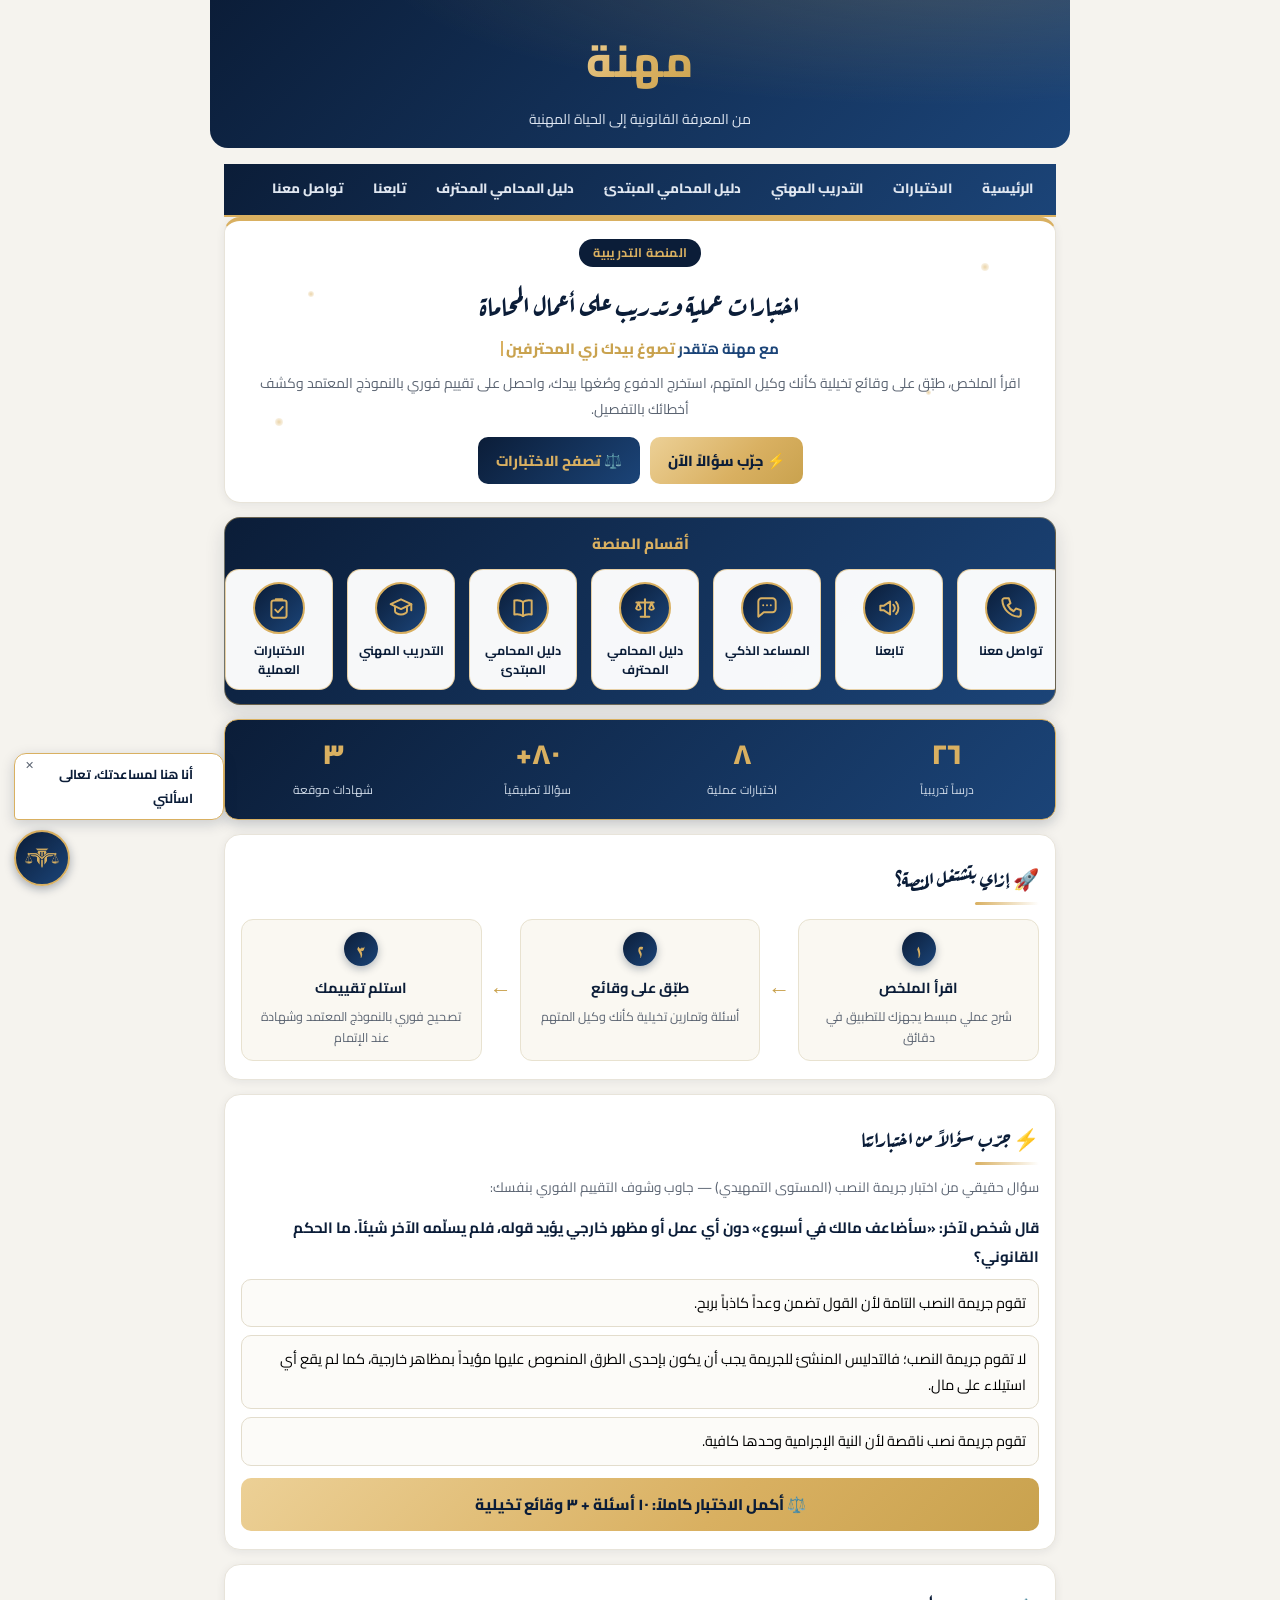
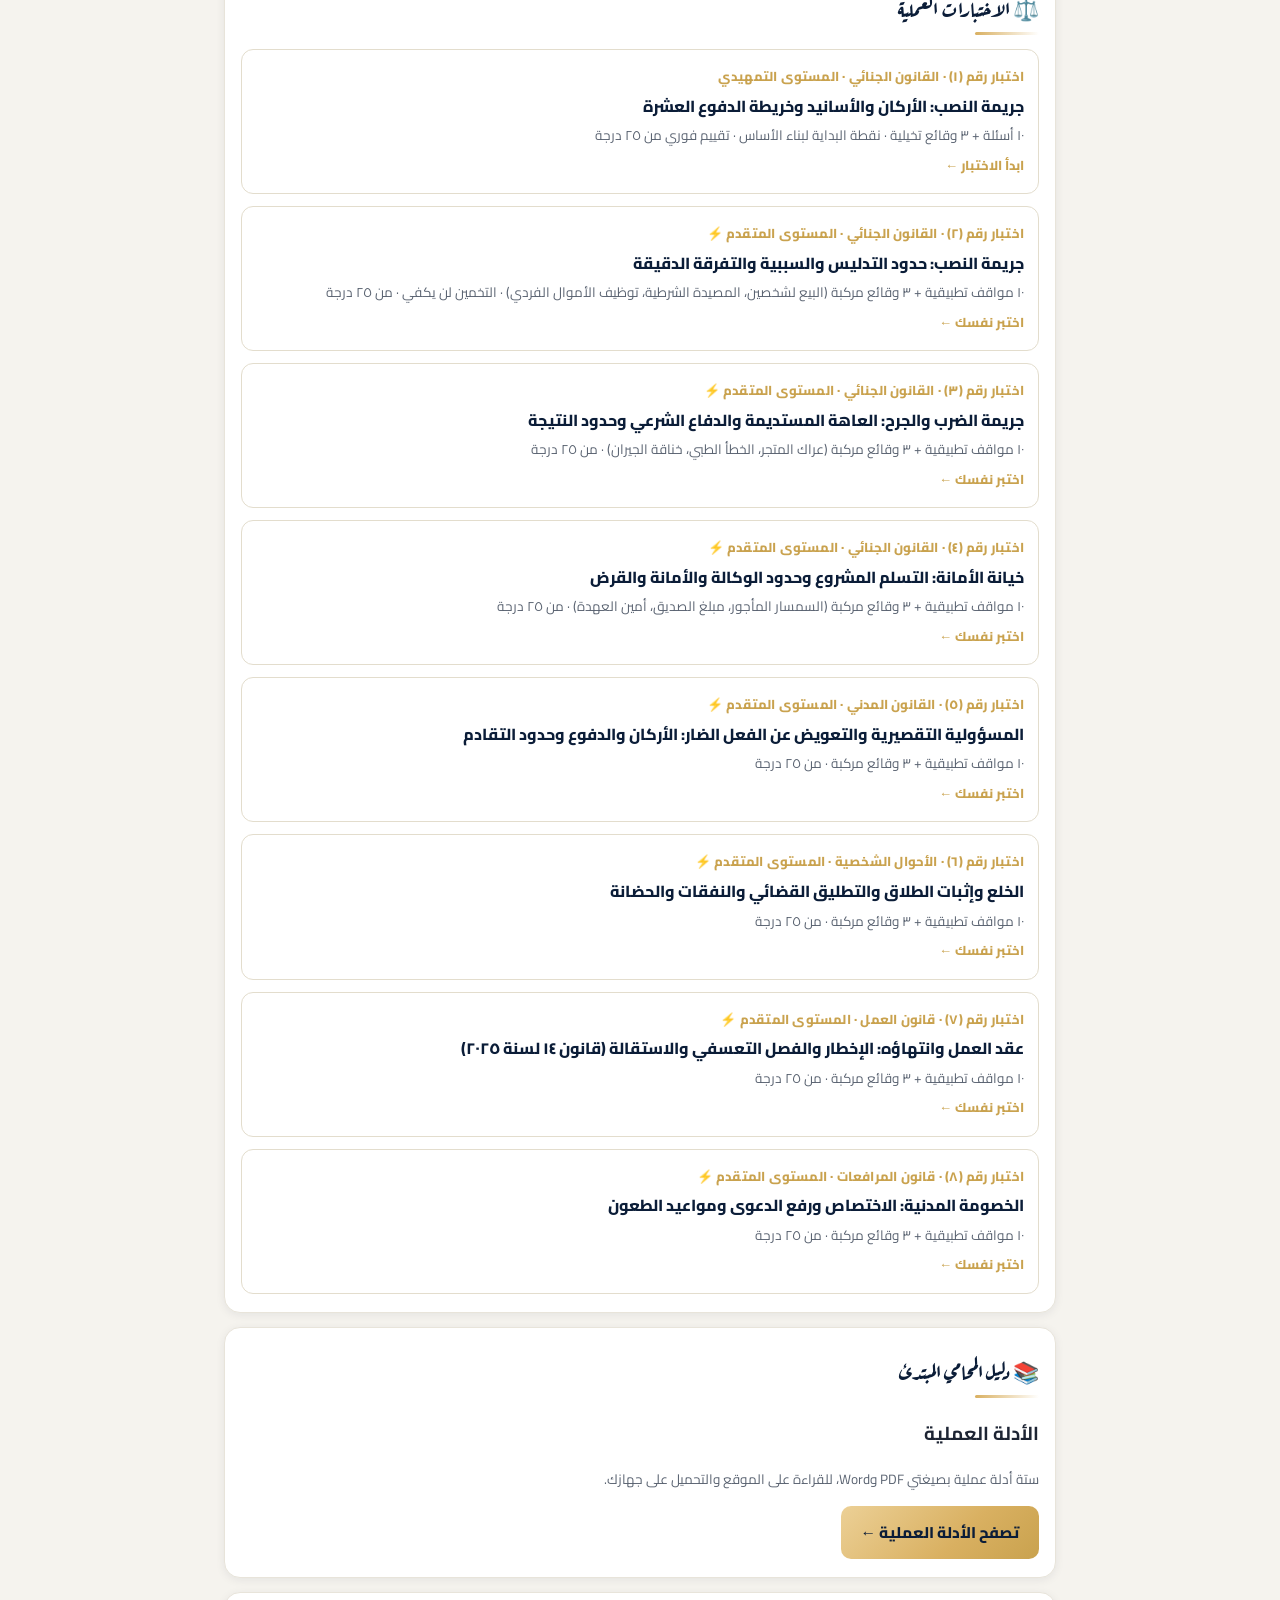
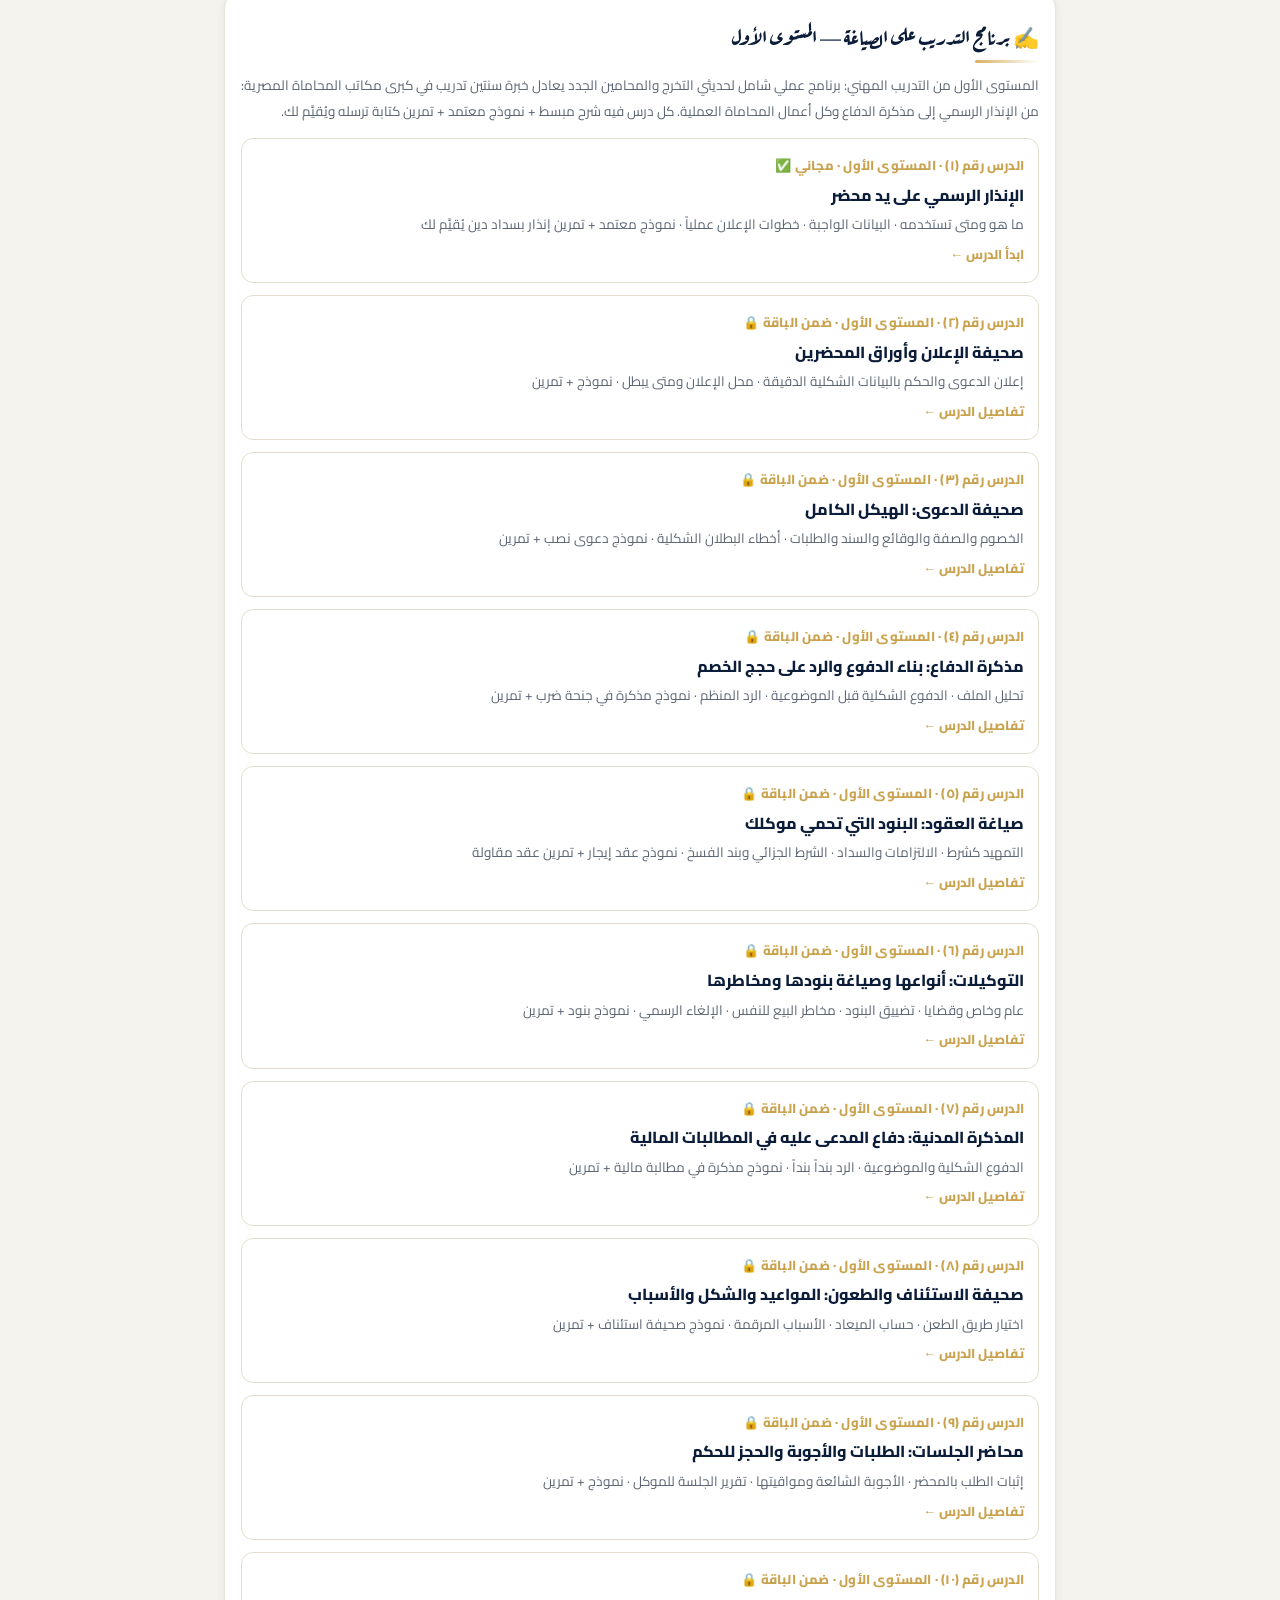
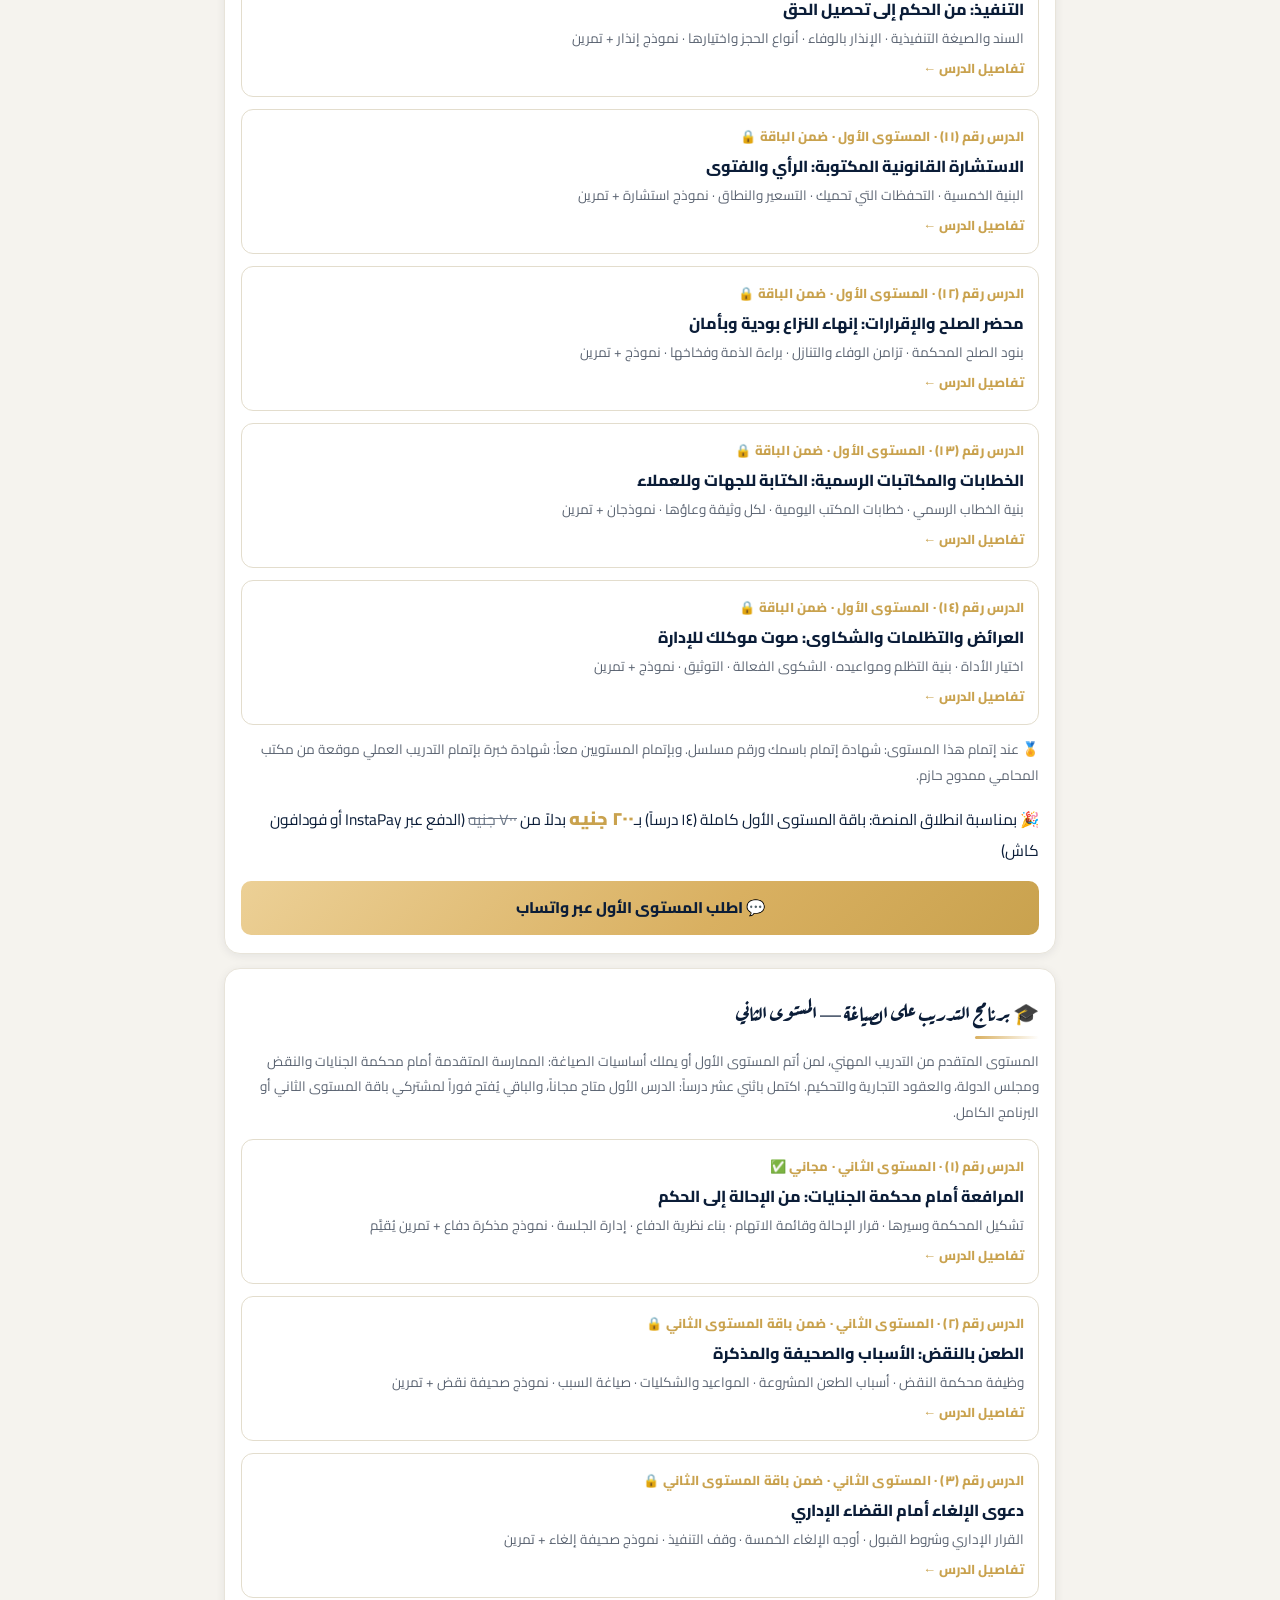
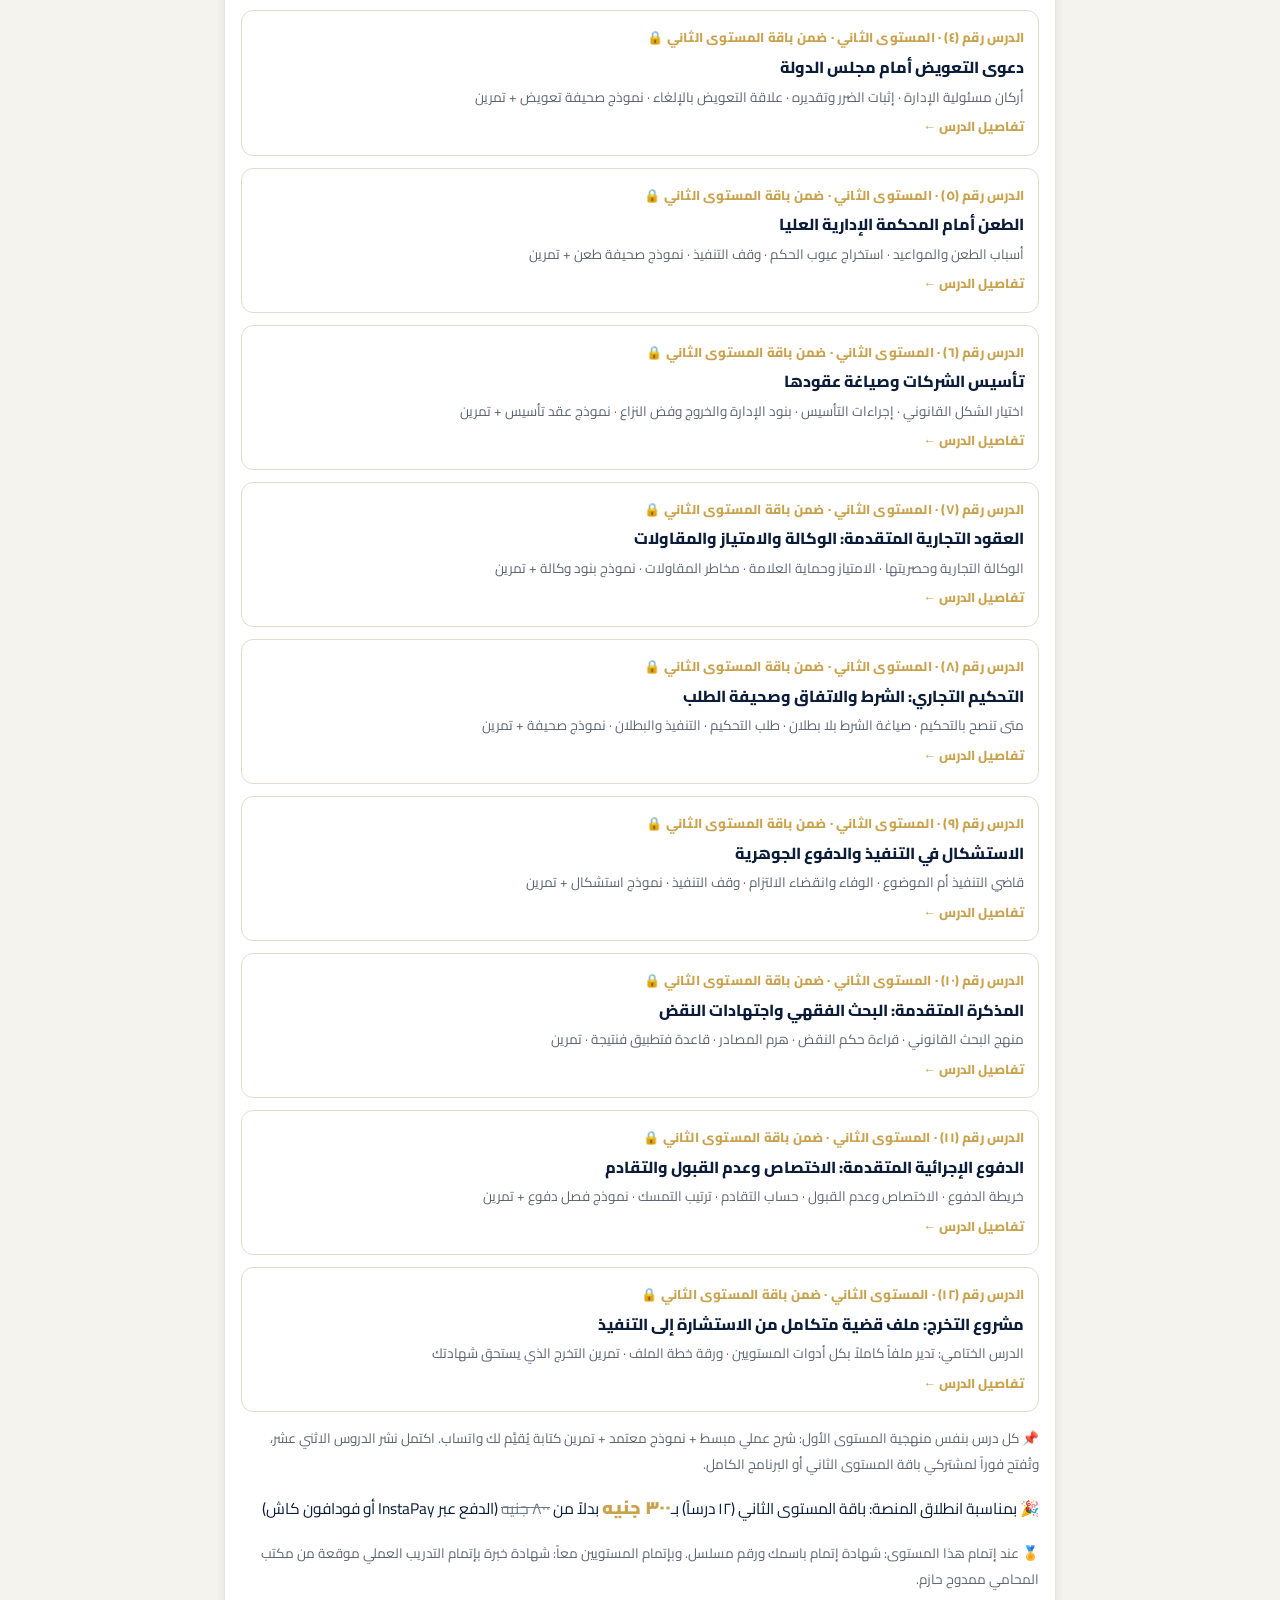
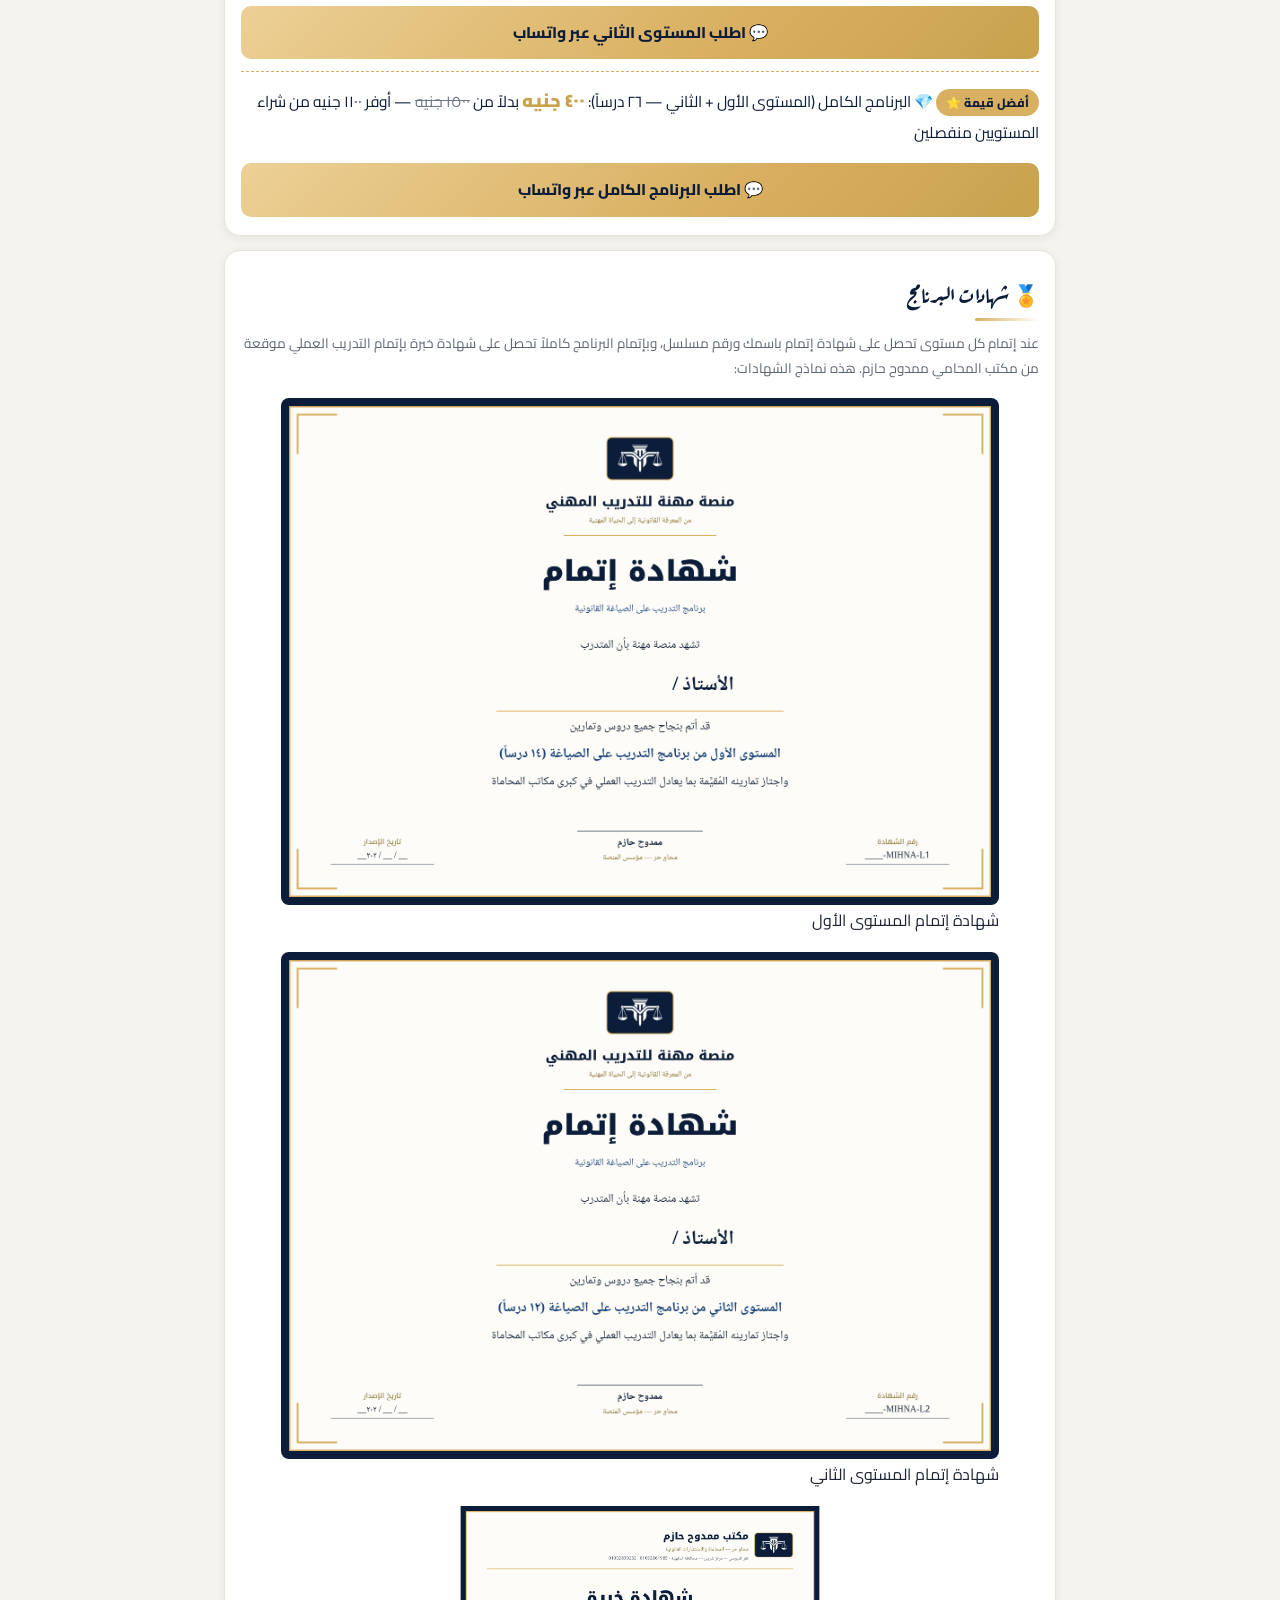
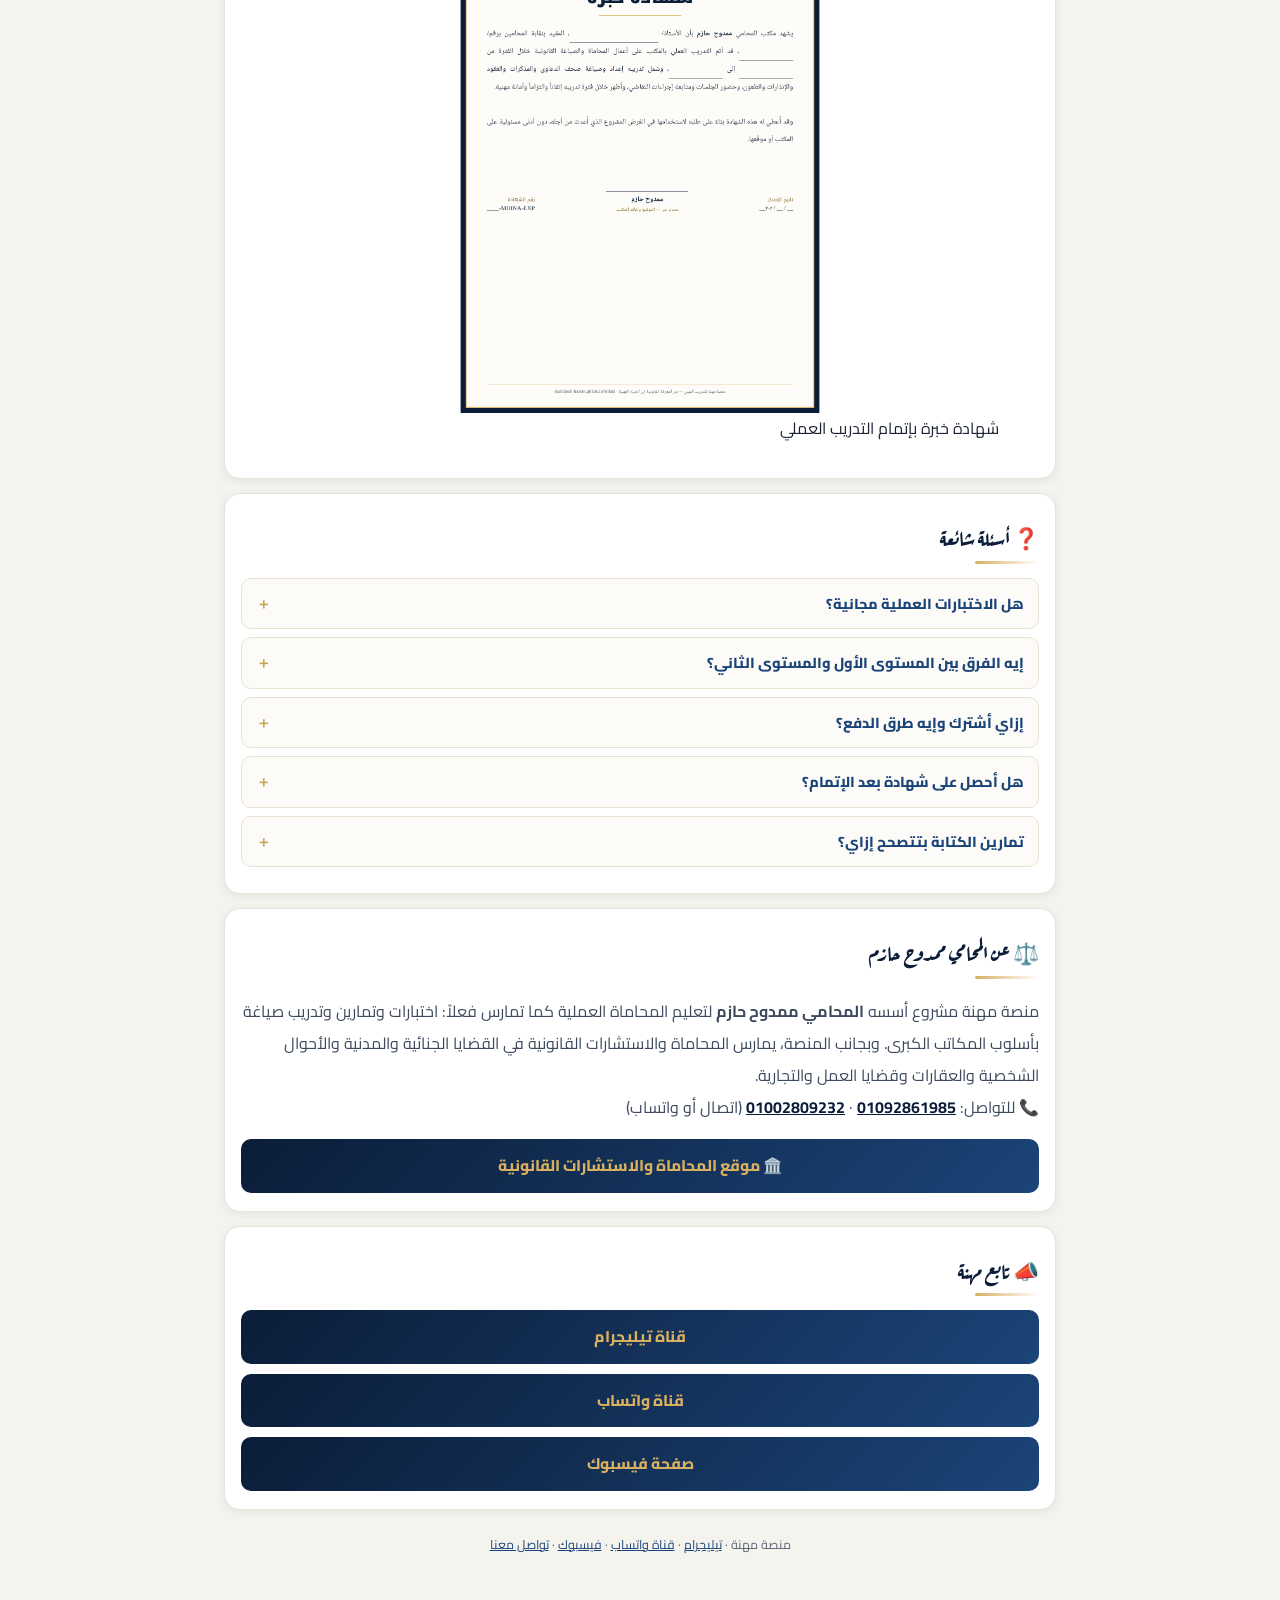
<file: index.html>
<!DOCTYPE html>
<html lang="ar" dir="rtl">
<head>
<meta charset="utf-8">
<meta name="viewport" content="width=device-width, initial-scale=1">
<title>منصة مهنة | اختبارات عملية وتدريب للمحاماة</title>
<meta name="description" content="منصة مهنة: اختبارات قانونية عملية تفاعلية وتدريب على الصياغة لطلاب وحديثي التخرج — من المعرفة القانونية إلى الحياة المهنية.">
<link rel="preconnect" href="https://fonts.googleapis.com">
<link rel="preconnect" href="https://fonts.gstatic.com" crossorigin>
<link href="https://fonts.googleapis.com/css2?family=Aref+Ruqaa:wght@400;700&family=Cairo:wght@400;700;800;900&display=swap" rel="stylesheet">
<link rel="stylesheet" href="style.css?v=menu-2">
<link rel="icon" href="data:image/svg+xml,<svg xmlns='http://www.w3.org/2000/svg' viewBox='0 0 100 100'><rect width='100' height='100' rx='20' fill='%230B1D38'/><text x='50' y='68' font-size='52' text-anchor='middle' fill='%23D9B061' font-family='sans-serif' font-weight='bold'>م</text></svg>">
</head>
<body>
<div id="app">
  <header class="brand">
    <span class="brand-home">مهنة</span>
    <div class="brand-slogan">من المعرفة القانونية إلى الحياة المهنية</div>
  </header>

  <section class="hero card" id="hero">
    <div class="hero-bg" aria-hidden="true"><span></span><span></span><span></span><span></span><span></span><span></span></div>
    <div class="chip chip-shine">المنصة التدريبية</div>
    <h2>اختبارات عملية وتدريب على أعمال المحاماة</h2>
    <div class="rot-line" aria-live="polite">مع مهنة هتقدر <span id="rot-word">تختبر نفسك بوقائع تخيلية</span><span class="rot-caret" aria-hidden="true"></span></div>
    <p class="sub">اقرأ الملخص، طبّق على وقائع تخيلية كأنك وكيل المتهم، استخرج الدفوع وصُغها بيدك، واحصل على تقييم فوري بالنموذج المعتمد وكشف أخطائك بالتفصيل.</p>
    <div class="hero-cta">
      <a class="btn btn-gold" href="#try">⚡ جرّب سؤالاً الآن</a>
      <a class="btn btn-primary" href="#tests">⚖️ تصفح الاختبارات</a>
    </div>
  </section>


  <section class="icon-menu" id="sections-menu" aria-label="أقسام المنصة">
    <h2 class="icon-menu-title">أقسام المنصة</h2>
    <div class="icon-menu-track"><a class="icon-card" href="index.html#tests"><span class="icon-badge"><svg viewBox="0 0 24 24" aria-hidden="true"><rect x="5" y="5" width="14" height="16" rx="2"/><path d="M9 4h6"/><path d="M8.5 13.5l2.5 2.5 4.5-5"/></svg></span><span class="icon-label">الاختبارات العملية</span></a><a class="icon-card" href="index.html#training"><span class="icon-badge"><svg viewBox="0 0 24 24" aria-hidden="true"><path d="M12 4L2.5 8.5 12 13l9.5-4.5L12 4z"/><path d="M6.5 10.8V15c0 1.4 2.5 3 5.5 3s5.5-1.6 5.5-3v-4.2"/><path d="M21.5 8.5V14"/></svg></span><span class="icon-label">التدريب المهني</span></a><a class="icon-card" href="guides.html"><span class="icon-badge"><svg viewBox="0 0 24 24" aria-hidden="true"><path d="M12 6.5C10 4.8 7 4.5 4 5v13c3-.5 6-.2 8 1.5 2-1.7 5-2 8-1.5V5c-3-.5-6-.2-8 1.5z"/><path d="M12 6.5V19.5"/></svg></span><span class="icon-label">دليل المحامي المبتدئ</span></a><a class="icon-card" href="pro.html"><span class="icon-badge"><svg viewBox="0 0 24 24" aria-hidden="true"><path d="M12 4v16"/><path d="M8 20h8"/><path d="M4 7h16"/><path d="M6 7l-2.2 5.5a2.6 2.6 0 0 0 4.4 0L6 7z"/><path d="M18 7l-2.2 5.5a2.6 2.6 0 0 0 4.4 0L18 7z"/></svg></span><span class="icon-label">دليل المحامي المحترف</span></a><a class="icon-card" href="#" onclick="var f=document.getElementById('ma-fab');if(f){f.click();}return false;"><span class="icon-badge"><svg viewBox="0 0 24 24" aria-hidden="true"><path d="M4 6a3 3 0 0 1 3-3h10a3 3 0 0 1 3 3v7a3 3 0 0 1-3 3H9l-5 4V6z"/><path d="M8.5 9.5h.01M12 9.5h.01M15.5 9.5h.01"/></svg></span><span class="icon-label">المساعد الذكي</span></a><a class="icon-card" href="index.html#follow"><span class="icon-badge"><svg viewBox="0 0 24 24" aria-hidden="true"><path d="M4 10v4h3l6 4V6l-6 4H4z"/><path d="M16 9a4 4 0 0 1 0 6"/><path d="M18.5 6.5a8 8 0 0 1 0 11"/></svg></span><span class="icon-label">تابعنا</span></a><a class="icon-card" href="https://wa.me/201092861985" target="_blank" rel="noopener"><span class="icon-badge"><svg viewBox="0 0 24 24" aria-hidden="true"><path d="M6 3h4l1.5 4.5L9 9.5a12 12 0 0 0 5.5 5.5l2-2.5L21 14v4a2 2 0 0 1-2 2A16 16 0 0 1 4 5a2 2 0 0 1 2-2z"/></svg></span><span class="icon-label">تواصل معنا</span></a><a class="icon-card" href="index.html#tests" tabindex="-1" aria-hidden="true"><span class="icon-badge"><svg viewBox="0 0 24 24" aria-hidden="true"><rect x="5" y="5" width="14" height="16" rx="2"/><path d="M9 4h6"/><path d="M8.5 13.5l2.5 2.5 4.5-5"/></svg></span><span class="icon-label">الاختبارات العملية</span></a><a class="icon-card" href="index.html#training" tabindex="-1" aria-hidden="true"><span class="icon-badge"><svg viewBox="0 0 24 24" aria-hidden="true"><path d="M12 4L2.5 8.5 12 13l9.5-4.5L12 4z"/><path d="M6.5 10.8V15c0 1.4 2.5 3 5.5 3s5.5-1.6 5.5-3v-4.2"/><path d="M21.5 8.5V14"/></svg></span><span class="icon-label">التدريب المهني</span></a><a class="icon-card" href="guides.html" tabindex="-1" aria-hidden="true"><span class="icon-badge"><svg viewBox="0 0 24 24" aria-hidden="true"><path d="M12 6.5C10 4.8 7 4.5 4 5v13c3-.5 6-.2 8 1.5 2-1.7 5-2 8-1.5V5c-3-.5-6-.2-8 1.5z"/><path d="M12 6.5V19.5"/></svg></span><span class="icon-label">دليل المحامي المبتدئ</span></a><a class="icon-card" href="pro.html" tabindex="-1" aria-hidden="true"><span class="icon-badge"><svg viewBox="0 0 24 24" aria-hidden="true"><path d="M12 4v16"/><path d="M8 20h8"/><path d="M4 7h16"/><path d="M6 7l-2.2 5.5a2.6 2.6 0 0 0 4.4 0L6 7z"/><path d="M18 7l-2.2 5.5a2.6 2.6 0 0 0 4.4 0L18 7z"/></svg></span><span class="icon-label">دليل المحامي المحترف</span></a><a class="icon-card" href="#" tabindex="-1" aria-hidden="true" onclick="var f=document.getElementById('ma-fab');if(f){f.click();}return false;"><span class="icon-badge"><svg viewBox="0 0 24 24" aria-hidden="true"><path d="M4 6a3 3 0 0 1 3-3h10a3 3 0 0 1 3 3v7a3 3 0 0 1-3 3H9l-5 4V6z"/><path d="M8.5 9.5h.01M12 9.5h.01M15.5 9.5h.01"/></svg></span><span class="icon-label">المساعد الذكي</span></a><a class="icon-card" href="index.html#follow" tabindex="-1" aria-hidden="true"><span class="icon-badge"><svg viewBox="0 0 24 24" aria-hidden="true"><path d="M4 10v4h3l6 4V6l-6 4H4z"/><path d="M16 9a4 4 0 0 1 0 6"/><path d="M18.5 6.5a8 8 0 0 1 0 11"/></svg></span><span class="icon-label">تابعنا</span></a><a class="icon-card" href="https://wa.me/201092861985" tabindex="-1" aria-hidden="true" target="_blank" rel="noopener"><span class="icon-badge"><svg viewBox="0 0 24 24" aria-hidden="true"><path d="M6 3h4l1.5 4.5L9 9.5a12 12 0 0 0 5.5 5.5l2-2.5L21 14v4a2 2 0 0 1-2 2A16 16 0 0 1 4 5a2 2 0 0 1 2-2z"/></svg></span><span class="icon-label">تواصل معنا</span></a></div>
  </section>

  <section class="stats-band" id="stats" aria-label="أرقام المنصة">
    <div class="stat"><b class="count" data-count="26">٠</b><span>درساً تدريبياً</span></div>
    <div class="stat"><b class="count" data-count="8">٠</b><span>اختبارات عملية</span></div>
    <div class="stat"><b class="count" data-count="80" data-suffix="+">٠</b><span>سؤالاً تطبيقياً</span></div>
    <div class="stat"><b class="count" data-count="3">٠</b><span>شهادات موقعة</span></div>
  </section>

  <section class="card" id="how">
    <h2 class="sec-title">🚀 إزاي بتشتغل المنصة؟</h2>
    <div class="steps">
      <div class="step"><div class="step-n">١</div><b>اقرأ الملخص</b><p>شرح عملي مبسط يجهزك للتطبيق في دقائق</p></div>
      <div class="step-arrow" aria-hidden="true">←</div>
      <div class="step"><div class="step-n">٢</div><b>طبّق على وقائع</b><p>أسئلة وتمارين تخيلية كأنك وكيل المتهم</p></div>
      <div class="step-arrow" aria-hidden="true">←</div>
      <div class="step"><div class="step-n">٣</div><b>استلم تقييمك</b><p>تصحيح فوري بالنموذج المعتمد وشهادة عند الإتمام</p></div>
    </div>
  </section>

  <section class="card" id="try">
    <h2 class="sec-title">⚡ جرّب سؤالاً من اختباراتنا</h2>
    <p class="hint">سؤال حقيقي من اختبار جريمة النصب (المستوى التمهيدي) — جاوب وشوف التقييم الفوري بنفسك:</p>
    <div class="q-title">قال شخص لآخر: «سأضاعف مالك في أسبوع» دون أي عمل أو مظهر خارجي يؤيد قوله، فلم يسلّمه الآخر شيئاً. ما الحكم القانوني؟</div>
    <div class="opts" id="try-opts">
      <button type="button" class="opt try-opt" data-i="0">تقوم جريمة النصب التامة لأن القول تضمن وعداً كاذباً بربح.</button>
      <button type="button" class="opt try-opt" data-i="1">لا تقوم جريمة النصب؛ فالتدليس المنشئ للجريمة يجب أن يكون بإحدى الطرق المنصوص عليها مؤيداً بمظاهر خارجية، كما لم يقع أي استيلاء على مال.</button>
      <button type="button" class="opt try-opt" data-i="2">تقوم جريمة نصب ناقصة لأن النية الإجرامية وحدها كافية.</button>
    </div>
    <div class="inline-feedback" id="try-fb" hidden></div>
    <div class="channel-row" id="try-more" hidden>
      <a class="btn btn-gold" href="test.html?test=nasb-01">⚖️ أكمل الاختبار كاملاً: ١٠ أسئلة + ٣ وقائع تخيلية</a>
    </div>
  </section>

  <section class="card" id="tests">
    <h2 class="sec-title">⚖️ الاختبارات العملية</h2>
    <div class="test-list">
      <a class="test-item" href="test.html?test=nasb-01">
        <div class="t-num">اختبار رقم (١) · القانون الجنائي · المستوى التمهيدي</div>
        <div class="t-title">جريمة النصب: الأركان والأسانيد وخريطة الدفوع العشرة</div>
        <div class="t-desc">١٠ أسئلة + ٣ وقائع تخيلية · نقطة البداية لبناء الأساس · تقييم فوري من ٢٥ درجة</div>
        <div class="go">ابدأ الاختبار ←</div>
      </a>
      <a class="test-item" href="test.html?test=nasb-02">
        <div class="t-num">اختبار رقم (٢) · القانون الجنائي · المستوى المتقدم ⚡</div>
        <div class="t-title">جريمة النصب: حدود التدليس والسببية والتفرقة الدقيقة</div>
        <div class="t-desc">١٠ مواقف تطبيقية + ٣ وقائع مركبة (البيع لشخصين، المصيدة الشرطية، توظيف الأموال الفردي) · التخمين لن يكفي · من ٢٥ درجة</div>
        <div class="go">اختبر نفسك ←</div>
      </a>
      <a class="test-item" href="test.html?test=darb-01">
        <div class="t-num">اختبار رقم (٣) · القانون الجنائي · المستوى المتقدم ⚡</div>
        <div class="t-title">جريمة الضرب والجرح: العاهة المستديمة والدفاع الشرعي وحدود النتيجة</div>
        <div class="t-desc">١٠ مواقف تطبيقية + ٣ وقائع مركبة (عراك المتجر، الخطأ الطبي، خناقة الجيران) · من ٢٥ درجة</div>
        <div class="go">اختبر نفسك ←</div>
      </a>
      <a class="test-item" href="test.html?test=khiana-01">
        <div class="t-num">اختبار رقم (٤) · القانون الجنائي · المستوى المتقدم ⚡</div>
        <div class="t-title">خيانة الأمانة: التسلم المشروع وحدود الوكالة والأمانة والقرض</div>
        <div class="t-desc">١٠ مواقف تطبيقية + ٣ وقائع مركبة (السمسار المأجور، مبلغ الصديق، أمين العهدة) · من ٢٥ درجة</div>
        <div class="go">اختبر نفسك ←</div>
      </a>
      <a class="test-item" href="test.html?test=madani-01">
        <div class="t-num">اختبار رقم (٥) · القانون المدني · المستوى المتقدم ⚡</div>
        <div class="t-title">المسؤولية التقصيرية والتعويض عن الفعل الضار: الأركان والدفوع وحدود التقادم</div>
        <div class="t-desc">١٠ مواقف تطبيقية + ٣ وقائع مركبة · من ٢٥ درجة</div>
        <div class="go">اختبر نفسك ←</div>
      </a>
      <a class="test-item" href="test.html?test=ahwal-01">
        <div class="t-num">اختبار رقم (٦) · الأحوال الشخصية · المستوى المتقدم ⚡</div>
        <div class="t-title">الخلع وإثبات الطلاق والتطليق القضائي والنفقات والحضانة</div>
        <div class="t-desc">١٠ مواقف تطبيقية + ٣ وقائع مركبة · من ٢٥ درجة</div>
        <div class="go">اختبر نفسك ←</div>
      </a>
      <a class="test-item" href="test.html?test=amal-01">
        <div class="t-num">اختبار رقم (٧) · قانون العمل · المستوى المتقدم ⚡</div>
        <div class="t-title">عقد العمل وانتهاؤه: الإخطار والفصل التعسفي والاستقالة (قانون ١٤ لسنة ٢٠٢٥)</div>
        <div class="t-desc">١٠ مواقف تطبيقية + ٣ وقائع مركبة · من ٢٥ درجة</div>
        <div class="go">اختبر نفسك ←</div>
      </a>
      <a class="test-item" href="test.html?test=morafaat-01">
        <div class="t-num">اختبار رقم (٨) · قانون المرافعات · المستوى المتقدم ⚡</div>
        <div class="t-title">الخصومة المدنية: الاختصاص ورفع الدعوى ومواعيد الطعون</div>
        <div class="t-desc">١٠ مواقف تطبيقية + ٣ وقائع مركبة · من ٢٥ درجة</div>
        <div class="go">اختبر نفسك ←</div>
      </a>
    </div>
  </section>

  <section class="card" id="beginner-guide"><h2 class="sec-title">📚 دليل المحامي المبتدئ</h2><h3>الأدلة العملية</h3><p class="hint">ستة أدلة عملية بصيغتي PDF وWord، للقراءة على الموقع والتحميل على جهازك.</p><a class="btn btn-gold" href="guides.html">تصفح الأدلة العملية ←</a></section>
  <section class="card" id="training">
    <h2 class="sec-title">✍️ برنامج التدريب على الصياغة — المستوى الأول</h2>
    <p class="hint">المستوى الأول من التدريب المهني: برنامج عملي شامل لحديثي التخرج والمحامين الجدد يعادل خبرة سنتين تدريب في كبرى مكاتب المحاماة المصرية: من الإنذار الرسمي إلى مذكرة الدفاع وكل أعمال المحاماة العملية. كل درس فيه شرح مبسط + نموذج معتمد + تمرين كتابة ترسله ويُقيَّم لك.</p>
    <div class="test-list">
      <a class="test-item" href="lesson.html?lesson=draft-01-inzar">
        <div class="t-num">الدرس رقم (١) · المستوى الأول · مجاني ✅</div>
        <div class="t-title">الإنذار الرسمي على يد محضر</div>
        <div class="t-desc">ما هو ومتى تستخدمه · البيانات الواجبة · خطوات الإعلان عملياً · نموذج معتمد + تمرين إنذار بسداد دين يُقيَّم لك</div>
        <div class="go">ابدأ الدرس ←</div>
      </a>
      <a class="test-item" href="lesson.html?lesson=draft-02-ealan">
        <div class="t-num">الدرس رقم (٢) · المستوى الأول · ضمن الباقة 🔒</div>
        <div class="t-title">صحيفة الإعلان وأوراق المحضرين</div>
        <div class="t-desc">إعلان الدعوى والحكم بالبيانات الشكلية الدقيقة · محل الإعلان ومتى يبطل · نموذج + تمرين</div>
        <div class="go">تفاصيل الدرس ←</div>
      </a>
      <a class="test-item" href="lesson.html?lesson=draft-03-sahifa">
        <div class="t-num">الدرس رقم (٣) · المستوى الأول · ضمن الباقة 🔒</div>
        <div class="t-title">صحيفة الدعوى: الهيكل الكامل</div>
        <div class="t-desc">الخصوم والصفة والوقائع والسند والطلبات · أخطاء البطلان الشكلية · نموذج دعوى نصب + تمرين</div>
        <div class="go">تفاصيل الدرس ←</div>
      </a>
      <a class="test-item" href="lesson.html?lesson=draft-04-mozakra">
        <div class="t-num">الدرس رقم (٤) · المستوى الأول · ضمن الباقة 🔒</div>
        <div class="t-title">مذكرة الدفاع: بناء الدفوع والرد على حجج الخصم</div>
        <div class="t-desc">تحليل الملف · الدفوع الشكلية قبل الموضوعية · الرد المنظم · نموذج مذكرة في جنحة ضرب + تمرين</div>
        <div class="go">تفاصيل الدرس ←</div>
      </a>
      <a class="test-item" href="lesson.html?lesson=draft-05-oqoud">
        <div class="t-num">الدرس رقم (٥) · المستوى الأول · ضمن الباقة 🔒</div>
        <div class="t-title">صياغة العقود: البنود التي تحمي موكلك</div>
        <div class="t-desc">التمهيد كشرط · الالتزامات والسداد · الشرط الجزائي وبند الفسخ · نموذج عقد إيجار + تمرين عقد مقاولة</div>
        <div class="go">تفاصيل الدرس ←</div>
      </a>
      <a class="test-item" href="lesson.html?lesson=draft-06-tawkelat">
        <div class="t-num">الدرس رقم (٦) · المستوى الأول · ضمن الباقة 🔒</div>
        <div class="t-title">التوكيلات: أنواعها وصياغة بنودها ومخاطرها</div>
        <div class="t-desc">عام وخاص وقضايا · تضييق البنود · مخاطر البيع للنفس · الإلغاء الرسمي · نموذج بنود + تمرين</div>
        <div class="go">تفاصيل الدرس ←</div>
      </a>
      <a class="test-item" href="lesson.html?lesson=draft-07-mozakra-madania">
        <div class="t-num">الدرس رقم (٧) · المستوى الأول · ضمن الباقة 🔒</div>
        <div class="t-title">المذكرة المدنية: دفاع المدعى عليه في المطالبات المالية</div>
        <div class="t-desc">الدفوع الشكلية والموضوعية · الرد بنداً بنداً · نموذج مذكرة في مطالبة مالية + تمرين</div>
        <div class="go">تفاصيل الدرس ←</div>
      </a>
      <a class="test-item" href="lesson.html?lesson=draft-08-estanaf">
        <div class="t-num">الدرس رقم (٨) · المستوى الأول · ضمن الباقة 🔒</div>
        <div class="t-title">صحيفة الاستئناف والطعون: المواعيد والشكل والأسباب</div>
        <div class="t-desc">اختيار طريق الطعن · حساب الميعاد · الأسباب المرقمة · نموذج صحيفة استئناف + تمرين</div>
        <div class="go">تفاصيل الدرس ←</div>
      </a>
      <a class="test-item" href="lesson.html?lesson=draft-09-jalasat">
        <div class="t-num">الدرس رقم (٩) · المستوى الأول · ضمن الباقة 🔒</div>
        <div class="t-title">محاضر الجلسات: الطلبات والأجوبة والحجز للحكم</div>
        <div class="t-desc">إثبات الطلب بالمحضر · الأجوبة الشائعة ومواقيتها · تقرير الجلسة للموكل · نموذج + تمرين</div>
        <div class="go">تفاصيل الدرس ←</div>
      </a>
      <a class="test-item" href="lesson.html?lesson=draft-10-tanfeez">
        <div class="t-num">الدرس رقم (١٠) · المستوى الأول · ضمن الباقة 🔒</div>
        <div class="t-title">التنفيذ: من الحكم إلى تحصيل الحق</div>
        <div class="t-desc">السند والصيغة التنفيذية · الإنذار بالوفاء · أنواع الحجز واختيارها · نموذج إنذار + تمرين</div>
        <div class="go">تفاصيل الدرس ←</div>
      </a>
      <a class="test-item" href="lesson.html?lesson=draft-11-estishara">
        <div class="t-num">الدرس رقم (١١) · المستوى الأول · ضمن الباقة 🔒</div>
        <div class="t-title">الاستشارة القانونية المكتوبة: الرأي والفتوى</div>
        <div class="t-desc">البنية الخمسية · التحفظات التي تحميك · التسعير والنطاق · نموذج استشارة + تمرين</div>
        <div class="go">تفاصيل الدرس ←</div>
      </a>
      <a class="test-item" href="lesson.html?lesson=draft-12-solh">
        <div class="t-num">الدرس رقم (١٢) · المستوى الأول · ضمن الباقة 🔒</div>
        <div class="t-title">محضر الصلح والإقرارات: إنهاء النزاع بودية وبأمان</div>
        <div class="t-desc">بنود الصلح المحكمة · تزامن الوفاء والتنازل · براءة الذمة وفخاخها · نموذج + تمرين</div>
        <div class="go">تفاصيل الدرس ←</div>
      </a>
      <a class="test-item" href="lesson.html?lesson=draft-13-mokatebat">
        <div class="t-num">الدرس رقم (١٣) · المستوى الأول · ضمن الباقة 🔒</div>
        <div class="t-title">الخطابات والمكاتبات الرسمية: الكتابة للجهات وللعملاء</div>
        <div class="t-desc">بنية الخطاب الرسمي · خطابات المكتب اليومية · لكل وثيقة وعاؤها · نموذجان + تمرين</div>
        <div class="go">تفاصيل الدرس ←</div>
      </a>
      <a class="test-item" href="lesson.html?lesson=draft-14-tazalom">
        <div class="t-num">الدرس رقم (١٤) · المستوى الأول · ضمن الباقة 🔒</div>
        <div class="t-title">العرائض والتظلمات والشكاوى: صوت موكلك للإدارة</div>
        <div class="t-desc">اختيار الأداة · بنية التظلم ومواعيده · الشكوى الفعالة · التوثيق · نموذج + تمرين</div>
        <div class="go">تفاصيل الدرس ←</div>
      </a>
    </div>
    <p class="hint" style="margin-top:12px">🏅 عند إتمام هذا المستوى: شهادة إتمام باسمك ورقم مسلسل. وبإتمام المستويين معاً: شهادة خبرة بإتمام التدريب العملي موقعة من مكتب المحامي ممدوح حازم.</p>
    <p class="price-line">🎉 بمناسبة انطلاق المنصة: باقة المستوى الأول كاملة (١٤ درساً) بـ<b>٢٠٠ جنيه</b> بدلاً من <s style="opacity:.6">٧٠٠ جنيه</s> (الدفع عبر InstaPay أو فودافون كاش)</p>
    <div class="channel-row">
      <a class="btn btn-gold" href="https://wa.me/201092861985?text=%D8%A7%D9%84%D8%B3%D9%84%D8%A7%D9%85%20%D8%B9%D9%84%D9%8A%D9%83%D9%85%D8%8C%20%D8%A3%D8%B1%D9%8A%D8%AF%20%D8%A7%D9%84%D8%A7%D8%B4%D8%AA%D8%B1%D8%A7%D9%83%20%D9%81%D9%8A%20%D8%A8%D8%A7%D9%82%D8%A9%20%D8%A7%D9%84%D9%85%D8%B3%D8%AA%D9%88%D9%89%20%D8%A7%D9%84%D8%A3%D9%88%D9%84%20%D9%85%D9%86%20%D8%A8%D8%B1%D9%86%D8%A7%D9%85%D8%AC%20%D8%A7%D9%84%D8%AA%D8%AF%D8%B1%D9%8A%D8%A8%20%D8%B9%D9%84%D9%89%20%D8%A7%D9%84%D8%B5%D9%8A%D8%A7%D8%BA%D8%A9%20%D8%A8%D9%85%D9%86%D8%B5%D8%A9%20%D9%85%D9%87%D9%86%D8%A9%20%D8%A8%D8%B3%D8%B9%D8%B1%20%D8%A7%D9%84%D8%A7%D9%86%D8%B7%D9%84%D8%A7%D9%82%20%D9%A4%D9%A0%D9%A0%20%D8%AC%D9%86%D9%8A%D9%87." target="_blank" rel="noopener">💬 اطلب المستوى الأول عبر واتساب</a>
    </div>
  </section>

  <section class="card" id="training-2">
    <h2 class="sec-title">🎓 برنامج التدريب على الصياغة — المستوى الثاني</h2>
    <p class="hint">المستوى المتقدم من التدريب المهني، لمن أتم المستوى الأول أو يملك أساسيات الصياغة: الممارسة المتقدمة أمام محكمة الجنايات والنقض ومجلس الدولة، والعقود التجارية والتحكيم. اكتمل باثني عشر درساً: الدرس الأول متاح مجاناً، والباقي يُفتح فوراً لمشتركي باقة المستوى الثاني أو البرنامج الكامل.</p>
    <div class="test-list">
      <a class="test-item" href="lesson.html?lesson=draft2-01-jinayat">
        <div class="t-num">الدرس رقم (١) · المستوى الثاني · مجاني ✅</div>
        <div class="t-title">المرافعة أمام محكمة الجنايات: من الإحالة إلى الحكم</div>
        <div class="t-desc">تشكيل المحكمة وسيرها · قرار الإحالة وقائمة الاتهام · بناء نظرية الدفاع · إدارة الجلسة · نموذج مذكرة دفاع + تمرين يُقيَّم</div>
        <div class="go">تفاصيل الدرس ←</div>
      </a>
      <a class="test-item" href="lesson.html?lesson=draft2-02-naqd">
        <div class="t-num">الدرس رقم (٢) · المستوى الثاني · ضمن باقة المستوى الثاني 🔒</div>
        <div class="t-title">الطعن بالنقض: الأسباب والصحيفة والمذكرة</div>
        <div class="t-desc">وظيفة محكمة النقض · أسباب الطعن المشروعة · المواعيد والشكليات · صياغة السبب · نموذج صحيفة نقض + تمرين</div>
        <div class="go">تفاصيل الدرس ←</div>
      </a>
      <a class="test-item" href="lesson.html?lesson=draft2-03-ilgha">
        <div class="t-num">الدرس رقم (٣) · المستوى الثاني · ضمن باقة المستوى الثاني 🔒</div>
        <div class="t-title">دعوى الإلغاء أمام القضاء الإداري</div>
        <div class="t-desc">القرار الإداري وشروط القبول · أوجه الإلغاء الخمسة · وقف التنفيذ · نموذج صحيفة إلغاء + تمرين</div>
        <div class="go">تفاصيل الدرس ←</div>
      </a>
      <a class="test-item" href="lesson.html?lesson=draft2-04-taawid">
        <div class="t-num">الدرس رقم (٤) · المستوى الثاني · ضمن باقة المستوى الثاني 🔒</div>
        <div class="t-title">دعوى التعويض أمام مجلس الدولة</div>
        <div class="t-desc">أركان مسئولية الإدارة · إثبات الضرر وتقديره · علاقة التعويض بالإلغاء · نموذج صحيفة تعويض + تمرين</div>
        <div class="go">تفاصيل الدرس ←</div>
      </a>
      <a class="test-item" href="lesson.html?lesson=draft2-05-idaria">
        <div class="t-num">الدرس رقم (٥) · المستوى الثاني · ضمن باقة المستوى الثاني 🔒</div>
        <div class="t-title">الطعن أمام المحكمة الإدارية العليا</div>
        <div class="t-desc">أسباب الطعن والمواعيد · استخراج عيوب الحكم · وقف التنفيذ · نموذج صحيفة طعن + تمرين</div>
        <div class="go">تفاصيل الدرس ←</div>
      </a>
      <a class="test-item" href="lesson.html?lesson=draft2-06-sharikat">
        <div class="t-num">الدرس رقم (٦) · المستوى الثاني · ضمن باقة المستوى الثاني 🔒</div>
        <div class="t-title">تأسيس الشركات وصياغة عقودها</div>
        <div class="t-desc">اختيار الشكل القانوني · إجراءات التأسيس · بنود الإدارة والخروج وفض النزاع · نموذج عقد تأسيس + تمرين</div>
        <div class="go">تفاصيل الدرس ←</div>
      </a>
      <a class="test-item" href="lesson.html?lesson=draft2-07-oqoud">
        <div class="t-num">الدرس رقم (٧) · المستوى الثاني · ضمن باقة المستوى الثاني 🔒</div>
        <div class="t-title">العقود التجارية المتقدمة: الوكالة والامتياز والمقاولات</div>
        <div class="t-desc">الوكالة التجارية وحصريتها · الامتياز وحماية العلامة · مخاطر المقاولات · نموذج بنود وكالة + تمرين</div>
        <div class="go">تفاصيل الدرس ←</div>
      </a>
      <a class="test-item" href="lesson.html?lesson=draft2-08-tahkim">
        <div class="t-num">الدرس رقم (٨) · المستوى الثاني · ضمن باقة المستوى الثاني 🔒</div>
        <div class="t-title">التحكيم التجاري: الشرط والاتفاق وصحيفة الطلب</div>
        <div class="t-desc">متى تنصح بالتحكيم · صياغة الشرط بلا بطلان · طلب التحكيم · التنفيذ والبطلان · نموذج صحيفة + تمرين</div>
        <div class="go">تفاصيل الدرس ←</div>
      </a>
      <a class="test-item" href="lesson.html?lesson=draft2-09-istishkal">
        <div class="t-num">الدرس رقم (٩) · المستوى الثاني · ضمن باقة المستوى الثاني 🔒</div>
        <div class="t-title">الاستشكال في التنفيذ والدفوع الجوهرية</div>
        <div class="t-desc">قاضي التنفيذ أم الموضوع · الوفاء وانقضاء الالتزام · وقف التنفيذ · نموذج استشكال + تمرين</div>
        <div class="go">تفاصيل الدرس ←</div>
      </a>
      <a class="test-item" href="lesson.html?lesson=draft2-10-mozakra">
        <div class="t-num">الدرس رقم (١٠) · المستوى الثاني · ضمن باقة المستوى الثاني 🔒</div>
        <div class="t-title">المذكرة المتقدمة: البحث الفقهي واجتهادات النقض</div>
        <div class="t-desc">منهج البحث القانوني · قراءة حكم النقض · هرم المصادر · قاعدة فتطبيق فنتيجة · تمرين</div>
        <div class="go">تفاصيل الدرس ←</div>
      </a>
      <a class="test-item" href="lesson.html?lesson=draft2-11-defoue">
        <div class="t-num">الدرس رقم (١١) · المستوى الثاني · ضمن باقة المستوى الثاني 🔒</div>
        <div class="t-title">الدفوع الإجرائية المتقدمة: الاختصاص وعدم القبول والتقادم</div>
        <div class="t-desc">خريطة الدفوع · الاختصاص وعدم القبول · حساب التقادم · ترتيب التمسك · نموذج فصل دفوع + تمرين</div>
        <div class="go">تفاصيل الدرس ←</div>
      </a>
      <a class="test-item" href="lesson.html?lesson=draft2-12-capstone">
        <div class="t-num">الدرس رقم (١٢) · المستوى الثاني · ضمن باقة المستوى الثاني 🔒</div>
        <div class="t-title">مشروع التخرج: ملف قضية متكامل من الاستشارة إلى التنفيذ</div>
        <div class="t-desc">الدرس الختامي: تدير ملفاً كاملاً بكل أدوات المستويين · ورقة خطة الملف · تمرين التخرج الذي يستحق شهادتك</div>
        <div class="go">تفاصيل الدرس ←</div>
      </a>
    </div>
    <p class="hint" style="margin-top:14px">📌 كل درس بنفس منهجية المستوى الأول: شرح عملي مبسط + نموذج معتمد + تمرين كتابة يُقيَّم لك واتساب. اكتمل نشر الدروس الاثني عشر، وتُفتح فوراً لمشتركي باقة المستوى الثاني أو البرنامج الكامل.</p>
    <p class="price-line">🎉 بمناسبة انطلاق المنصة: باقة المستوى الثاني (١٢ درساً) بـ<b>٣٠٠ جنيه</b> بدلاً من <s style="opacity:.6">٨٠٠ جنيه</s> (الدفع عبر InstaPay أو فودافون كاش)</p>
    <p class="hint" style="margin-top:12px">🏅 عند إتمام هذا المستوى: شهادة إتمام باسمك ورقم مسلسل. وبإتمام المستويين معاً: شهادة خبرة بإتمام التدريب العملي موقعة من مكتب المحامي ممدوح حازم.</p>
    <div class="channel-row">
      <a class="btn btn-gold" href="https://wa.me/201092861985?text=%D8%A7%D9%84%D8%B3%D9%84%D8%A7%D9%85%20%D8%B9%D9%84%D9%8A%D9%83%D9%85%D8%8C%20%D8%A3%D8%B1%D9%8A%D8%AF%20%D8%A7%D9%84%D8%A7%D8%B4%D8%AA%D8%B1%D8%A7%D9%83%20%D9%81%D9%8A%20%D8%A8%D8%A7%D9%82%D8%A9%20%D8%A7%D9%84%D9%85%D8%B3%D8%AA%D9%88%D9%89%20%D8%A7%D9%84%D8%AB%D8%A7%D9%86%D9%8A%20%D9%85%D9%86%20%D8%A8%D8%B1%D9%86%D8%A7%D9%85%D8%AC%20%D8%A7%D9%84%D8%AA%D8%AF%D8%B1%D9%8A%D8%A8%20%D8%B9%D9%84%D9%89%20%D8%A7%D9%84%D8%B5%D9%8A%D8%A7%D8%BA%D8%A9%20%D8%A8%D9%85%D9%86%D8%B5%D8%A9%20%D9%85%D9%87%D9%86%D8%A9%20%D8%A8%D8%B3%D8%B9%D8%B1%20%D8%A7%D9%84%D8%A7%D9%86%D8%B7%D9%84%D8%A7%D9%82%20%D9%A6%D9%A0%D9%A0%20%D8%AC%D9%86%D9%8A%D9%87." target="_blank" rel="noopener">💬 اطلب المستوى الثاني عبر واتساب</a>
    </div>
    <p class="price-line" style="border-top:1px dashed var(--gold);padding-top:12px"><span style="background:var(--gold);color:var(--navy);font-weight:800;padding:2px 10px;border-radius:20px;font-size:12px">أفضل قيمة ⭐</span> 💎 البرنامج الكامل (المستوى الأول + الثاني — ٢٦ درساً): <b>٤٠٠ جنيه</b> بدلاً من <s style="opacity:.6">١٥٠٠ جنيه</s> — أوفر ١١٠٠ جنيه من شراء المستويين منفصلين</p>
    <div class="channel-row">
      <a class="btn btn-gold" href="https://wa.me/201092861985?text=%D8%A7%D9%84%D8%B3%D9%84%D8%A7%D9%85%20%D8%B9%D9%84%D9%8A%D9%83%D9%85%D8%8C%20%D8%A3%D8%B1%D9%8A%D8%AF%20%D8%A7%D9%84%D8%A7%D8%B4%D8%AA%D8%B1%D8%A7%D9%83%20%D9%81%D9%8A%20%D8%A7%D9%84%D8%A8%D8%B1%D9%86%D8%A7%D9%85%D8%AC%20%D8%A7%D9%84%D9%83%D8%A7%D9%85%D9%84%20%28%D8%A7%D9%84%D9%85%D8%B3%D8%AA%D9%88%D9%89%20%D8%A7%D9%84%D8%A3%D9%88%D9%84%20%2B%20%D8%A7%D9%84%D9%85%D8%B3%D8%AA%D9%88%D9%89%20%D8%A7%D9%84%D8%AB%D8%A7%D9%86%D9%8A%29%20%D9%85%D9%86%20%D9%85%D9%86%D8%B5%D8%A9%20%D9%85%D9%87%D9%86%D8%A9%20%D8%A8%D8%B3%D8%B9%D8%B1%20%D8%A7%D9%84%D8%A7%D9%86%D8%B7%D9%84%D8%A7%D9%82%20%D9%A9%D9%A0%D9%A0%20%D8%AC%D9%86%D9%8A%D9%87." target="_blank" rel="noopener">💬 اطلب البرنامج الكامل عبر واتساب</a>
    </div>
  </section>

  <section class="card" id="certificates">
    <h2 class="sec-title">🏅 شهادات البرنامج</h2>
    <p class="hint">عند إتمام كل مستوى تحصل على شهادة إتمام باسمك ورقم مسلسل، وبإتمام البرنامج كاملاً تحصل على شهادة خبرة بإتمام التدريب العملي موقعة من مكتب المحامي ممدوح حازم. هذه نماذج الشهادات:</p>
    <div class="cert-grid">
      <figure class="cert-item"><img src="cert-level.svg" alt="شهادة إتمام المستوى الأول" loading="lazy"><figcaption>شهادة إتمام المستوى الأول</figcaption></figure>
      <figure class="cert-item"><img src="cert-level2.svg" alt="شهادة إتمام المستوى الثاني" loading="lazy"><figcaption>شهادة إتمام المستوى الثاني</figcaption></figure>
      <figure class="cert-item"><img src="cert-exp.svg" alt="شهادة خبرة بإتمام التدريب العملي" loading="lazy"><figcaption>شهادة خبرة بإتمام التدريب العملي</figcaption></figure>
    </div>
  </section>

  <section class="card" id="faq">
    <h2 class="sec-title">❓ أسئلة شائعة</h2>
    <details class="faq-item"><summary>هل الاختبارات العملية مجانية؟</summary><p>نعم، الاختبارات الأربعة مجانية بالكامل: ملخص سريع قبل البدء، أسئلة تطبيقية على وقائع تخيلية، وتقييم فوري من ٢٥ درجة مع بطاقة نتيجة تقدر تشاركها. وتقدمك محفوظ على جهازك لو حبيت تكمل لاحقاً.</p></details>
    <details class="faq-item"><summary>إيه الفرق بين المستوى الأول والمستوى الثاني؟</summary><p>المستوى الأول (١٤ درساً) أساسيات الصياغة لحديثي التخرج: الإنذارات والإعلانات وصحيفة الدعوى ومذكرة الدفاع والعقود والتوكيلات. المستوى الثاني (١٢ درساً) ممارسة متقدمة: الجنايات والنقض ومجلس الدولة والشركات والتحكيم، وينتهي بمشروع تخرج بملف قضية متكامل.</p></details>
    <details class="faq-item"><summary>إزاي أشترك وإيه طرق الدفع؟</summary><p>الاشتراك بيتم عبر واتساب من أزرار الطلب في كل باقة، والدفع يدوي عبر InstaPay أو فودافون كاش، وبيتم تفعيل اشتراكك مباشرة بعد التأكيد.</p></details>
    <details class="faq-item"><summary>هل أحصل على شهادة بعد الإتمام؟</summary><p>نعم: عند إتمام كل مستوى تحصل على شهادة إتمام باسمك ورقم مسلسل، وبإتمام البرنامج كاملاً تحصل على شهادة خبرة بإتمام التدريب العملي موقعة من مكتب المحامي ممدوح حازم.</p></details>
    <details class="faq-item"><summary>تمارين الكتابة بتتصحح إزاي؟</summary><p>آخر كل درس تمرين كتابة على واقعة تخيلية. تكتبه بإيدك أو نصاً وترسله واتساب من الزرار الموجود في الدرس، وبيتم تقييمه لك بالملاحظات التفصيلية على الصياغة والبيانات الواجبة.</p></details>
  </section>

  <section class="card" id="founder">
    <h2 class="sec-title">⚖️ عن المحامي ممدوح حازم</h2>
    <p style="line-height:2;color:#3d4a5e">منصة مهنة مشروع أسسه <b>المحامي ممدوح حازم</b> لتعليم المحاماة العملية كما تمارس فعلاً: اختبارات وتمارين وتدريب صياغة بأسلوب المكاتب الكبرى. وبجانب المنصة، يمارس المحاماة والاستشارات القانونية في القضايا الجنائية والمدنية والأحوال الشخصية والعقارات وقضايا العمل والتجارية.<br>📞 للتواصل: <a href="tel:+201092861985" style="color:var(--navy);font-weight:700">01092861985</a> · <a href="tel:+201002809232" style="color:var(--navy);font-weight:700">01002809232</a> (اتصال أو واتساب)</p>
    <div class="channel-row">
      <a class="btn btn-primary" href="https://mamdouh-hazem.github.io/lawyer/" target="_blank" rel="noopener">🏛️ موقع المحاماة والاستشارات القانونية</a>
    </div>
  </section>

  <section class="card" id="follow">
    <h2 class="sec-title">📣 تابع مهنة</h2>
    <div class="channel-row">
      <a class="btn btn-primary" href="https://t.me/mehnah_eg" target="_blank" rel="noopener">قناة تيليجرام</a>
      <a class="btn btn-primary" href="https://whatsapp.com/channel/0029Vb9LsoQCMY0McPEvXA2o" target="_blank" rel="noopener">قناة واتساب</a>
      <a class="btn btn-primary" href="https://www.facebook.com/share/1JNqb6iD5D/" target="_blank" rel="noopener">صفحة فيسبوك</a>
    </div>
  </section>

  <script src="nav.js?v=menu-1"></script>
  <script src="motion.js?v=explanations-3"></script>
  <script src="assistant.js"></script>
  <div class="site-footer">منصة مهنة · <a href="https://t.me/mehnah_eg" target="_blank" rel="noopener">تيليجرام</a> · <a href="https://whatsapp.com/channel/0029Vb9LsoQCMY0McPEvXA2o" target="_blank" rel="noopener">قناة واتساب</a> · <a href="https://www.facebook.com/share/1JNqb6iD5D/" target="_blank" rel="noopener">فيسبوك</a> · <a href="https://wa.me/201092861985?text=%D8%A7%D9%84%D8%B3%D9%84%D8%A7%D9%85%20%D8%B9%D9%84%D9%8A%D9%83%D9%85%D8%8C%20%D9%84%D8%AF%D9%8A%20%D8%A7%D8%B3%D8%AA%D9%81%D8%B3%D8%A7%D8%B1%20%D8%B9%D9%86%20%D9%85%D9%86%D8%B5%D8%A9%20%D9%85%D9%87%D9%86%D8%A9." target="_blank" rel="noopener">تواصل معنا</a></div>
</div>
<script src="welcome.js?v=2"></script>
</body>
</html>
</file>
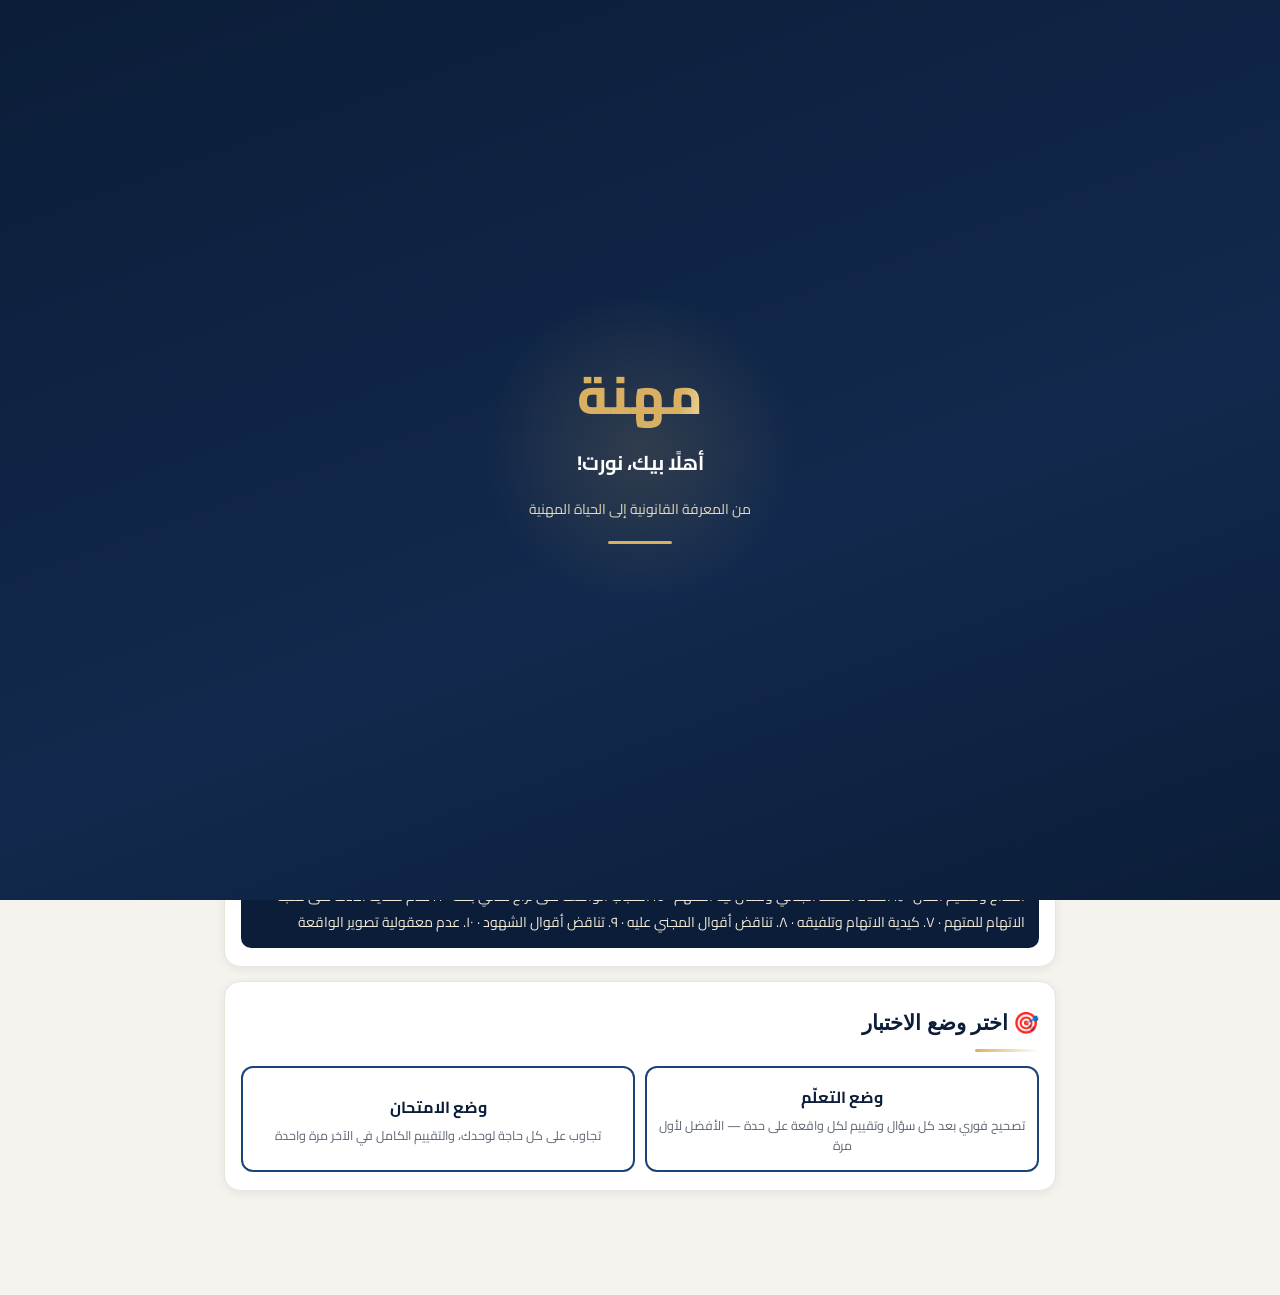
<file: 23-test.html>
<!DOCTYPE html>
<html lang="ar" dir="rtl">
<head>
<meta charset="utf-8">
<meta name="viewport" content="width=device-width, initial-scale=1">
<title>اختبار تفاعلي | منصة مهنة</title>
<meta name="description" content="اختبارات مهنة العملية: طبّق على وقائع تخيلية، استخرج الدفوع الجنائية وصُغها، واحصل على تقييم فوري بالنموذج المعتمد.">
<link rel="preconnect" href="https://fonts.googleapis.com">
<link rel="preconnect" href="https://fonts.gstatic.com" crossorigin>
<link href="https://fonts.googleapis.com/css2?family=Cairo:wght@400;700;800&display=swap" rel="stylesheet">
<link rel="stylesheet" href="style.css?v=menu-2">
<link rel="icon" href="data:image/svg+xml,<svg xmlns='http://www.w3.org/2000/svg' viewBox='0 0 100 100'><rect width='100' height='100' rx='20' fill='%230B1D38'/><text x='50' y='68' font-size='52' text-anchor='middle' fill='%23D9B061' font-family='sans-serif' font-weight='bold'>م</text></svg>">
</head>
<body>
<div id="app"><div class="card">جاري تحميل الاختبار…</div></div>
<script src="engine.js?v=explanations-3"></script>
<script src="nav.js?v=menu-1"></script>
<script src="assistant.js"></script>
<script src="welcome.js?v=2"></script>
</body>
</html>
</file>
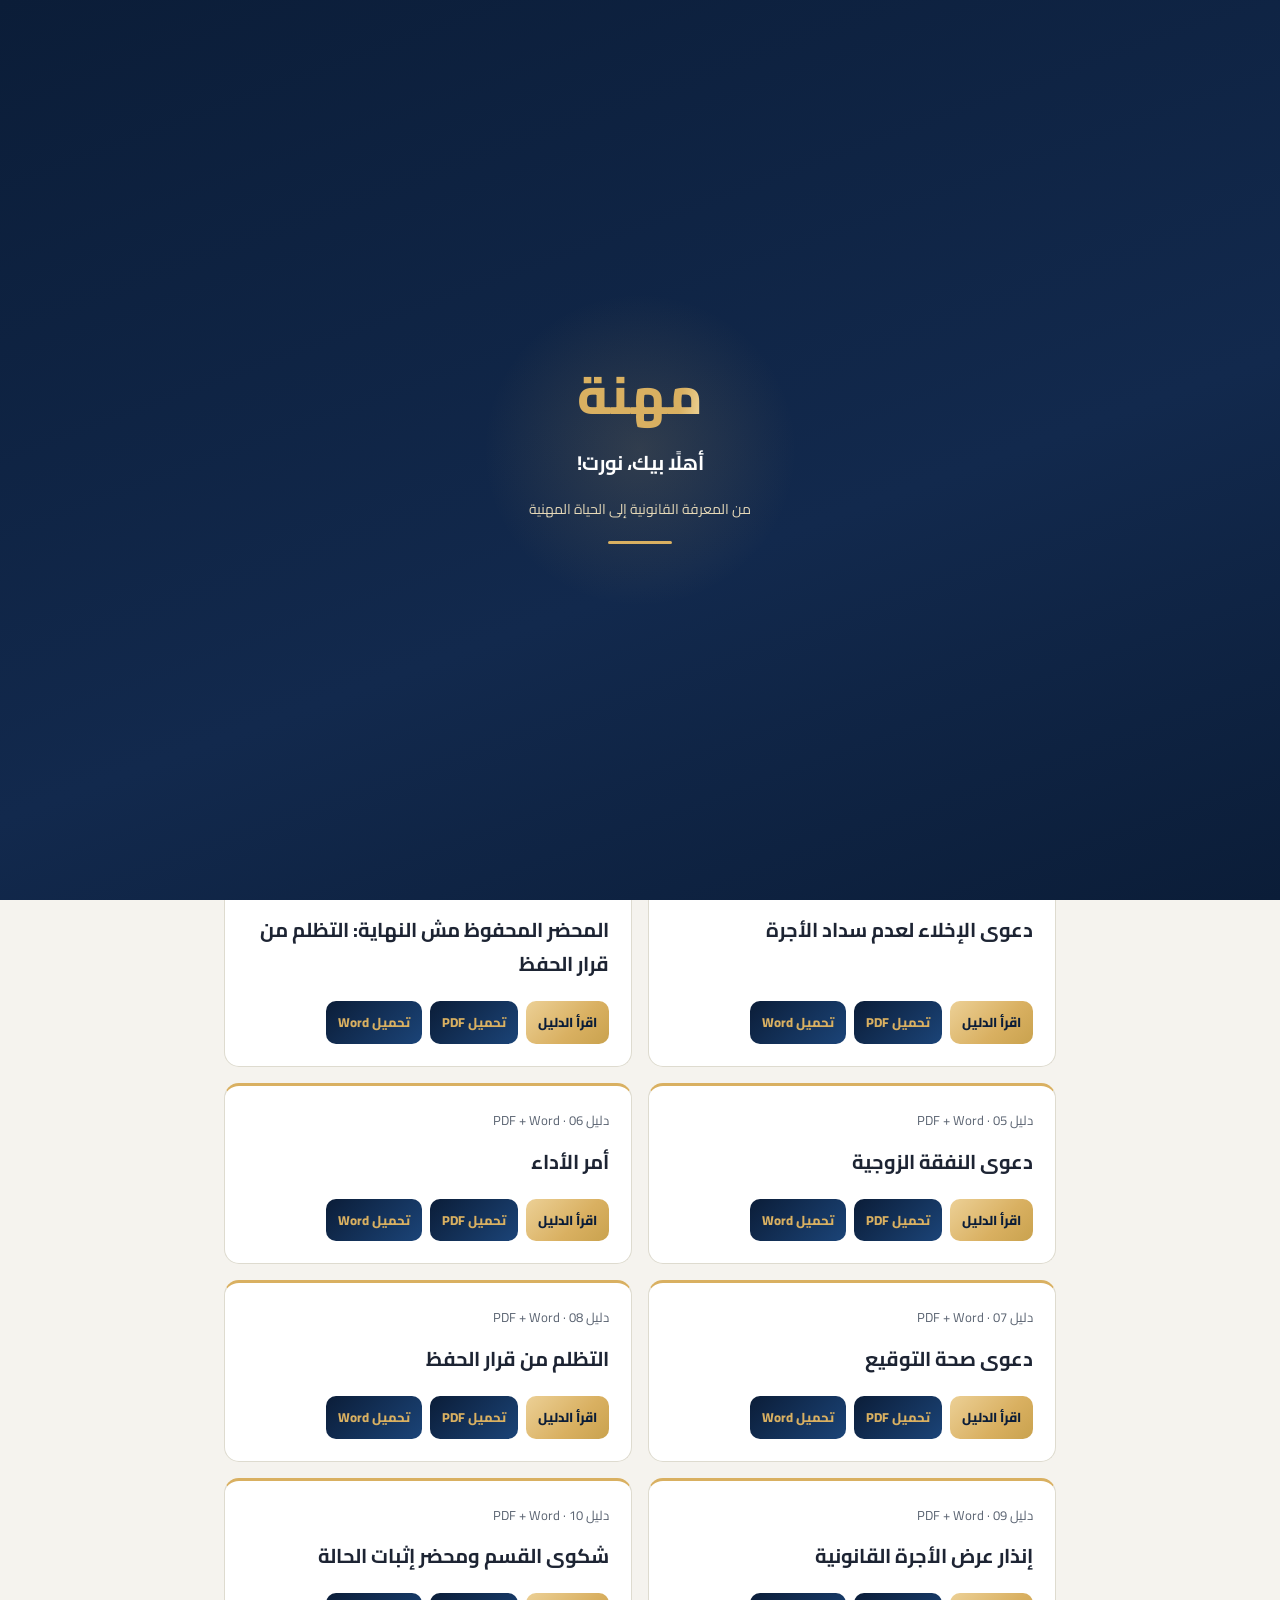
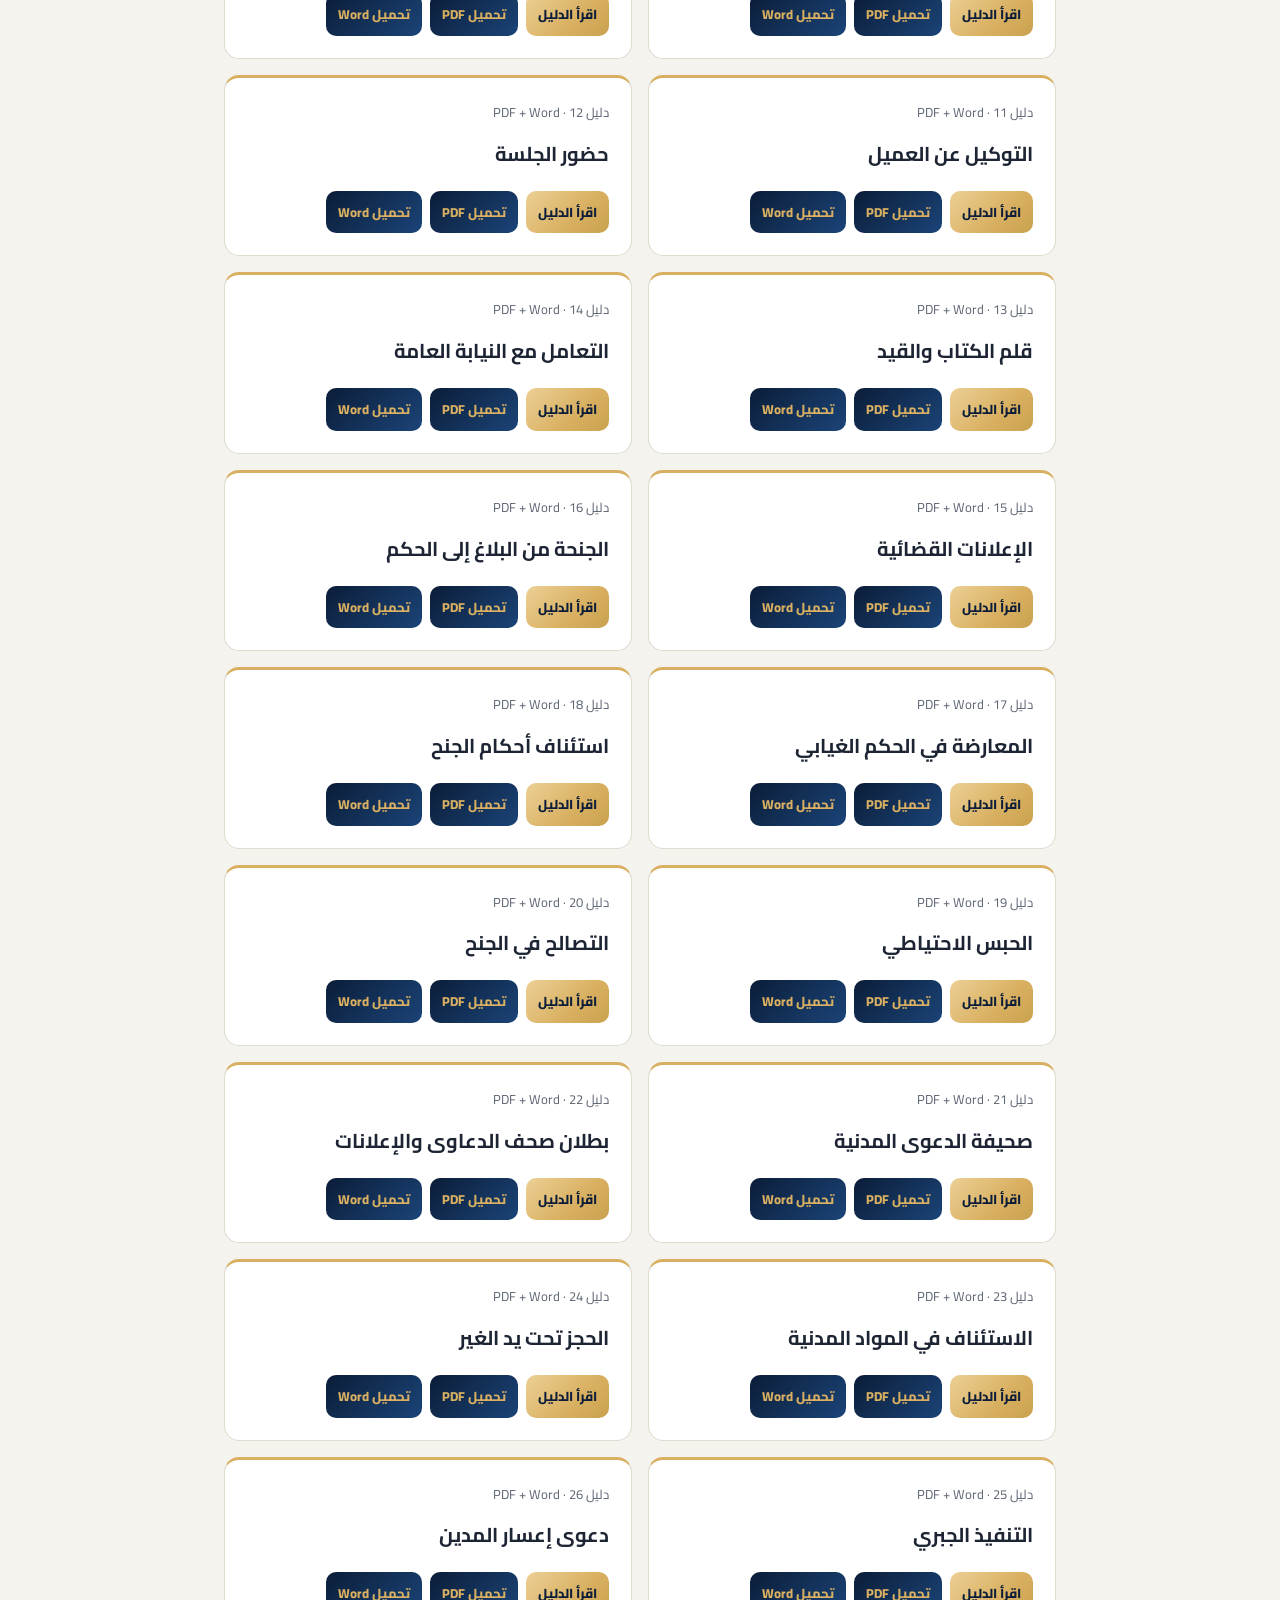
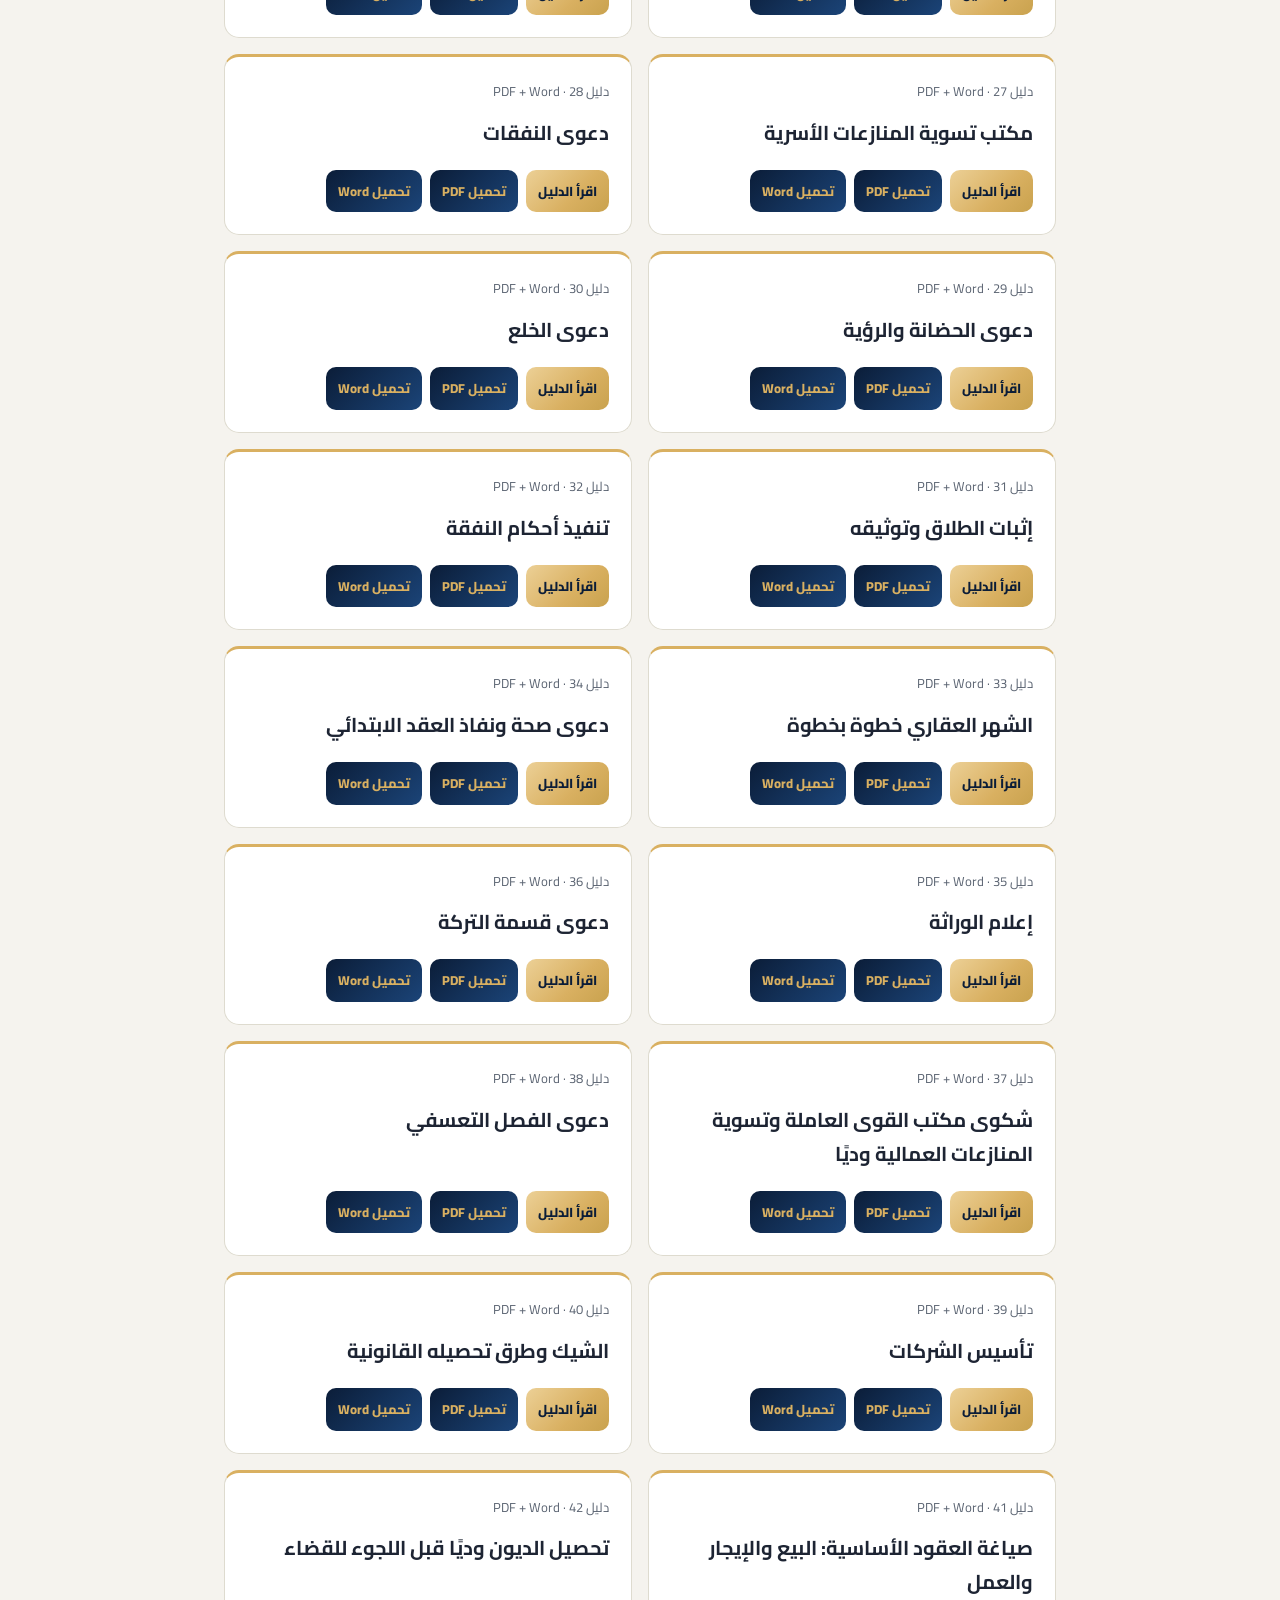
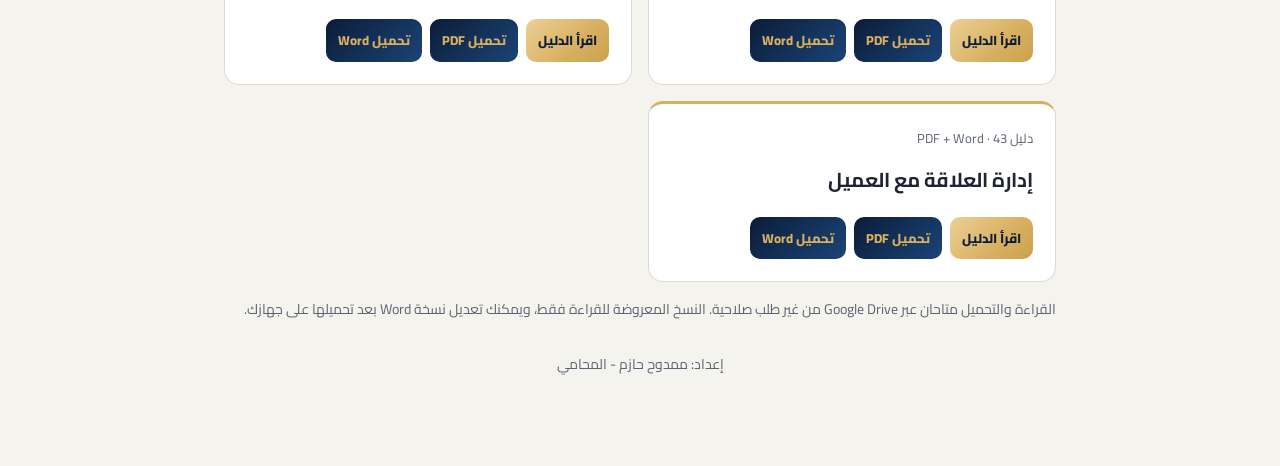
<file: guides.html>
<!DOCTYPE html>
<html lang="ar" dir="rtl">
<head>
<meta charset="utf-8">
<meta name="viewport" content="width=device-width, initial-scale=1">
<title>دليل المحامي المبتدئ | الأدلة العملية | مهنة</title>
<meta name="description" content="منصة مهنة: اختبارات قانونية عملية تفاعلية وتدريب على الصياغة لطلاب وحديثي التخرج — من المعرفة القانونية إلى الحياة المهنية.">
<link rel="preconnect" href="https://fonts.googleapis.com">
<link rel="preconnect" href="https://fonts.gstatic.com" crossorigin>
<link href="https://fonts.googleapis.com/css2?family=Aref+Ruqaa:wght@400;700&family=Cairo:wght@400;700;800;900&display=swap" rel="stylesheet">
<link rel="stylesheet" href="style.css?v=menu-2">
<link rel="icon" href="data:image/svg+xml,<svg xmlns='http://www.w3.org/2000/svg' viewBox='0 0 100 100'>
<rect width='100' height='100' rx='20' fill='%230B1D38'/>
<text x='50' y='68' font-size='52' text-anchor='middle' fill='%23D9B061' font-family='sans-serif' font-weight='bold'>م</text>
</svg>">
<style>.guide-intro{background:linear-gradient(135deg,var(--navy),var(--navy2));color:white;padding:32px;border-radius:18px;margin:20px 0}.guide-intro h1{font-family:'Aref Ruqaa',serif;font-size:36px;margin:6px 0}.guide-intro p{color:#e6eaf0;margin:10px 0}.guide-intro .chip{color:var(--gold)}.guide-grid{display:grid;grid-template-columns:repeat(2,minmax(0,1fr));gap:16px}.guide-card{background:white;border:1px solid #dedbcf;border-top:3px solid var(--gold);border-radius:15px;padding:22px;display:flex;flex-direction:column}.guide-num{font-size:13px;color:var(--muted)}.guide-card h3{font-size:20px;line-height:1.7;margin:12px 0 20px;flex:1}.guide-actions{display:flex;gap:8px;flex-wrap:wrap}.guide-actions .btn{font-size:13px;padding:9px 12px}.guide-note{font-size:14px;color:var(--muted)}#read-area{scroll-margin-top:20px}#read-area iframe{width:100%;height:78vh;min-height:480px;border:1px solid #dedbcf;border-radius:12px;background:white}.reader-head{display:flex;align-items:center;justify-content:space-between;gap:12px;flex-wrap:wrap}.reader-head h2{font-size:20px}.guide-credit{text-align:center;color:var(--muted);font-size:14px;margin:28px 0}.guide-card.featured{position:relative;border-top:4px solid var(--gold);background:linear-gradient(180deg,#fdf8ea,#fff 55%);box-shadow:0 4px 14px rgba(184,138,30,.12)}.guide-badge{position:absolute;top:-13px;inset-inline-start:14px;background:var(--gold);color:#fff;font-size:12px;font-weight:700;padding:3px 12px;border-radius:20px;box-shadow:0 2px 6px rgba(0,0,0,.18)}@media(max-width:600px){.guide-grid{grid-template-columns:1fr}.guide-intro{padding:24px}.guide-intro h1{font-size:30px}.guide-card{padding:18px}}</style>
</head>
<body>
<div id="app">
<header class="brand">
<span class="brand-home">مهنة</span>
<div class="brand-slogan">من المعرفة القانونية إلى الحياة المهنية</div>
</header>
<main>
<section class="guide-intro">
<div class="chip">مكتبة مهنة</div>
<h1>دليل المحامي المبتدئ</h1>
<p>الأدلة العملية</p>
<p>ثلاثة وأربعون دليلًا في إجراءات وأعمال المحاماة، للقراءة على الموقع أو التحميل بصيغتي بي دي إف وورد.</p>
</section>
<section aria-labelledby="practical-guides">
<h2 class="sec-title" id="practical-guides">الأدلة العملية</h2>
<p class="guide-note">اختر «اقرأ الدليل» لفتح ملف <bdi>PDF</bdi> في نافذة قراءة مستقلة. نسخة Word قابلة للتحميل والفتح والتعديل على جهازك.</p>
<div class="guide-grid">
<article class="guide-card featured">
<span class="guide-badge">★ مميز</span>
<span class="guide-num">دليل 01 · PDF + Word</span>
<h3>المحامي المبتدئ: ملفك الأول، الخرائط القضائية، وصحيفة الدعوى</h3>
<div class="guide-actions">
<a class="btn btn-gold" href="https://drive.google.com/file/d/1ThZ3z2bvFvfQP6y2OSQ6MBkJndBlfa7k/view" target="_blank" rel="noopener" data-unused="المحامي المبتدئ">اقرأ الدليل</a>
<a class="btn btn-primary" href="https://drive.usercontent.google.com/uc?id=1ThZ3z2bvFvfQP6y2OSQ6MBkJndBlfa7k&export=download" target="_blank" rel="noopener">تحميل PDF</a>
<a class="btn btn-primary" href="https://drive.usercontent.google.com/uc?id=1smIzVH2L-mek-CgYDU-TyNko_l9VBWxk&export=download" target="_blank" rel="noopener">تحميل Word</a>
</div>
</article>
<article class="guide-card">
<span class="guide-num">دليل 02 · PDF + Word</span>
<h3>حافظة المستندات وتجهيز ملف الدعوى</h3>
<div class="guide-actions">
<a class="btn btn-gold" href="https://drive.google.com/file/d/1q2QD6dPWdqzXDaYKc3N9Lr1Vz_J6705i/view" target="_blank" rel="noopener" data-unused="حافظة المستندات وتجهيز ملف الدعوى">اقرأ الدليل</a>
<a class="btn btn-primary" href="https://drive.usercontent.google.com/uc?id=1q2QD6dPWdqzXDaYKc3N9Lr1Vz_J6705i&export=download" target="_blank" rel="noopener">تحميل PDF</a>
<a class="btn btn-primary" href="https://drive.usercontent.google.com/uc?id=1x9_GRjjt5fpK_cg7-u2W2AYbrR6Ln_DU&export=download" target="_blank" rel="noopener">تحميل Word</a>
</div>
</article>
<article class="guide-card">
<span class="guide-num">دليل 03 · PDF + Word</span>
<h3>دعوى الإخلاء لعدم سداد الأجرة</h3>
<div class="guide-actions">
<a class="btn btn-gold" href="https://drive.google.com/file/d/1ColrFOjzIUWnmdRkxNn9dLJkwqCJKV2f/view" target="_blank" rel="noopener" data-unused="دعوى الإخلاء لعدم سداد الأجرة">اقرأ الدليل</a>
<a class="btn btn-primary" href="https://drive.usercontent.google.com/uc?id=1ColrFOjzIUWnmdRkxNn9dLJkwqCJKV2f&export=download" target="_blank" rel="noopener">تحميل PDF</a>
<a class="btn btn-primary" href="https://drive.usercontent.google.com/uc?id=1zGFHiTSa-PLMBIerP3SIutBpNPKjQPk-&export=download" target="_blank" rel="noopener">تحميل Word</a>
</div>
</article>
<article class="guide-card">
<span class="guide-num">دليل 04 · PDF + Word</span>
<h3>المحضر المحفوظ مش النهاية: التظلم من قرار الحفظ</h3>
<div class="guide-actions">
<a class="btn btn-gold" href="https://drive.google.com/file/d/1eOwR0zfozgj5BRmUEfSFTBwt4CH6TevE/view" target="_blank" rel="noopener" data-unused="التظلم من قرار الحفظ">اقرأ الدليل</a>
<a class="btn btn-primary" href="https://drive.usercontent.google.com/uc?id=1eOwR0zfozgj5BRmUEfSFTBwt4CH6TevE&export=download" target="_blank" rel="noopener">تحميل PDF</a>
<a class="btn btn-primary" href="https://drive.usercontent.google.com/uc?id=1tM5QO8iQoiCqqjaIhPy3arn8OZhtAfkC&export=download" target="_blank" rel="noopener">تحميل Word</a>
</div>
</article>

<article class="guide-card">
<span class="guide-num">دليل 05 · PDF + Word</span>
<h3>دعوى النفقة الزوجية</h3>
<div class="guide-actions">
<a class="btn btn-gold" href="https://drive.google.com/file/d/1hm0odiULcLUcBVS5lfeSxddj5oO6bTK4/view" target="_blank" rel="noopener" data-unused="دعوى النفقة الزوجية">اقرأ الدليل</a>
<a class="btn btn-primary" href="https://drive.usercontent.google.com/uc?id=1hm0odiULcLUcBVS5lfeSxddj5oO6bTK4&export=download" target="_blank" rel="noopener">تحميل PDF</a>
<a class="btn btn-primary" href="https://drive.usercontent.google.com/uc?id=1BpSvy5px_hE75cVhp6yupjOXR-RvIRUh&export=download" target="_blank" rel="noopener">تحميل Word</a>
</div>
</article>
<article class="guide-card">
<span class="guide-num">دليل 06 · PDF + Word</span>
<h3>أمر الأداء</h3>
<div class="guide-actions">
<a class="btn btn-gold" href="https://drive.google.com/file/d/1lhFEbVyW7mM2Pffdc7E-c3dsVmJOCe77/view" target="_blank" rel="noopener" data-unused="أمر الأداء">اقرأ الدليل</a>
<a class="btn btn-primary" href="https://drive.usercontent.google.com/uc?id=1lhFEbVyW7mM2Pffdc7E-c3dsVmJOCe77&export=download" target="_blank" rel="noopener">تحميل PDF</a>
<a class="btn btn-primary" href="https://drive.usercontent.google.com/uc?id=1GNAst6s5Tya8nx4CTQIG4CpCuFEKIEpQ&export=download" target="_blank" rel="noopener">تحميل Word</a>
</div>
</article>
<article class="guide-card">
<span class="guide-num">دليل 07 · PDF + Word</span>
<h3>دعوى صحة التوقيع</h3>
<div class="guide-actions">
<a class="btn btn-gold" href="https://drive.google.com/file/d/19nydOXmQcw5TiN1yiLEQyeLUWQSGeSj8/view" target="_blank" rel="noopener" data-unused="دعوى صحة التوقيع">اقرأ الدليل</a>
<a class="btn btn-primary" href="https://drive.usercontent.google.com/uc?id=19nydOXmQcw5TiN1yiLEQyeLUWQSGeSj8&export=download" target="_blank" rel="noopener">تحميل PDF</a>
<a class="btn btn-primary" href="https://drive.usercontent.google.com/uc?id=1DaUs4XClMMg2J2By8NILfXzpgcWRLYur&export=download" target="_blank" rel="noopener">تحميل Word</a>
</div>
</article>
<article class="guide-card">
<span class="guide-num">دليل 08 · PDF + Word</span>
<h3>التظلم من قرار الحفظ</h3>
<div class="guide-actions">
<a class="btn btn-gold" href="https://drive.google.com/file/d/1rLI7pX4Ohl5Z811DIzZ4BWitYT3tr8JI/view" target="_blank" rel="noopener" data-unused="التظلم من قرار الحفظ">اقرأ الدليل</a>
<a class="btn btn-primary" href="https://drive.usercontent.google.com/uc?id=1rLI7pX4Ohl5Z811DIzZ4BWitYT3tr8JI&export=download" target="_blank" rel="noopener">تحميل PDF</a>
<a class="btn btn-primary" href="https://drive.usercontent.google.com/uc?id=1jGJtzhgdEJMSLpmpb15tiAQeFeDelXdA&export=download" target="_blank" rel="noopener">تحميل Word</a>
</div>
</article>
<article class="guide-card">
<span class="guide-num">دليل 09 · PDF + Word</span>
<h3>إنذار عرض الأجرة القانونية</h3>
<div class="guide-actions">
<a class="btn btn-gold" href="https://drive.google.com/file/d/1cBmJ3tx7z8aMSP7qeic0AS9SRAFq1dej/view" target="_blank" rel="noopener" data-unused="إنذار عرض الأجرة القانونية">اقرأ الدليل</a>
<a class="btn btn-primary" href="https://drive.usercontent.google.com/uc?id=1cBmJ3tx7z8aMSP7qeic0AS9SRAFq1dej&export=download" target="_blank" rel="noopener">تحميل PDF</a>
<a class="btn btn-primary" href="https://drive.usercontent.google.com/uc?id=1-lrd0PEPeSdsdgamgKVnCSZKYVw9WDAi&export=download" target="_blank" rel="noopener">تحميل Word</a>
</div>
</article>
<article class="guide-card">
<span class="guide-num">دليل 10 · PDF + Word</span>
<h3>شكوى القسم ومحضر إثبات الحالة</h3>
<div class="guide-actions">
<a class="btn btn-gold" href="https://drive.google.com/file/d/1IS0WiS62byXFt3Yp91gwJPllQYBNxdp9/view" target="_blank" rel="noopener" data-unused="شكوى القسم ومحضر إثبات الحالة">اقرأ الدليل</a>
<a class="btn btn-primary" href="https://drive.usercontent.google.com/uc?id=1IS0WiS62byXFt3Yp91gwJPllQYBNxdp9&export=download" target="_blank" rel="noopener">تحميل PDF</a>
<a class="btn btn-primary" href="https://drive.usercontent.google.com/uc?id=1BdJZomVSax-pJC2kfKPwaSdxzQhvLLwL&export=download" target="_blank" rel="noopener">تحميل Word</a>
</div>
</article>
<article class="guide-card">
<span class="guide-num">دليل 11 · PDF + Word</span>
<h3>التوكيل عن العميل</h3>
<div class="guide-actions">
<a class="btn btn-gold" href="https://drive.google.com/file/d/1QEOQuuTOTTEBFe_HFZniaZNTT4RI1nsv/view" target="_blank" rel="noopener" data-unused="التوكيل عن العميل">اقرأ الدليل</a>
<a class="btn btn-primary" href="https://drive.usercontent.google.com/uc?id=1QEOQuuTOTTEBFe_HFZniaZNTT4RI1nsv&export=download" target="_blank" rel="noopener">تحميل PDF</a>
<a class="btn btn-primary" href="https://drive.usercontent.google.com/uc?id=17tsUhtWy_TjbeZj2JQprFCujh1gpBj0j&export=download" target="_blank" rel="noopener">تحميل Word</a>
</div>
</article>
<article class="guide-card">
<span class="guide-num">دليل 12 · PDF + Word</span>
<h3>حضور الجلسة</h3>
<div class="guide-actions">
<a class="btn btn-gold" href="https://drive.google.com/file/d/1w6HjEaFpAqK7VksC8ru_XuXYdBbz9K9f/view" target="_blank" rel="noopener" data-unused="حضور الجلسة">اقرأ الدليل</a>
<a class="btn btn-primary" href="https://drive.usercontent.google.com/uc?id=1w6HjEaFpAqK7VksC8ru_XuXYdBbz9K9f&export=download" target="_blank" rel="noopener">تحميل PDF</a>
<a class="btn btn-primary" href="https://drive.usercontent.google.com/uc?id=1sQ37kRX0HGywfal8gw8nFbL9a7NRiC8x&export=download" target="_blank" rel="noopener">تحميل Word</a>
</div>
</article>
<article class="guide-card">
<span class="guide-num">دليل 13 · PDF + Word</span>
<h3>قلم الكتاب والقيد</h3>
<div class="guide-actions">
<a class="btn btn-gold" href="https://drive.google.com/file/d/1-6KOMLe5yV7-f9dzGltO7z8qr-1vII8w/view" target="_blank" rel="noopener" data-unused="قلم الكتاب والقيد">اقرأ الدليل</a>
<a class="btn btn-primary" href="https://drive.usercontent.google.com/uc?id=1-6KOMLe5yV7-f9dzGltO7z8qr-1vII8w&export=download" target="_blank" rel="noopener">تحميل PDF</a>
<a class="btn btn-primary" href="https://drive.usercontent.google.com/uc?id=1TjCPbkvWsczoTAzIBe25jZPN6dCIpEjh&export=download" target="_blank" rel="noopener">تحميل Word</a>
</div>
</article>
<article class="guide-card">
<span class="guide-num">دليل 14 · PDF + Word</span>
<h3>التعامل مع النيابة العامة</h3>
<div class="guide-actions">
<a class="btn btn-gold" href="https://drive.google.com/file/d/16C2R-DpAaad8NpkhkTMxkO4bs0cnzNlF/view" target="_blank" rel="noopener" data-unused="التعامل مع النيابة العامة">اقرأ الدليل</a>
<a class="btn btn-primary" href="https://drive.usercontent.google.com/uc?id=16C2R-DpAaad8NpkhkTMxkO4bs0cnzNlF&export=download" target="_blank" rel="noopener">تحميل PDF</a>
<a class="btn btn-primary" href="https://drive.usercontent.google.com/uc?id=1xSZr94l_cQgAg8oKb4VDhyMVsaFz3uzL&export=download" target="_blank" rel="noopener">تحميل Word</a>
</div>
</article>
<article class="guide-card">
<span class="guide-num">دليل 15 · PDF + Word</span>
<h3>الإعلانات القضائية</h3>
<div class="guide-actions">
<a class="btn btn-gold" href="https://drive.google.com/file/d/14jTPbNmCmhAWJI2bxURV8c2IpZFxBTtu/view" target="_blank" rel="noopener" data-unused="الإعلانات القضائية">اقرأ الدليل</a>
<a class="btn btn-primary" href="https://drive.usercontent.google.com/uc?id=14jTPbNmCmhAWJI2bxURV8c2IpZFxBTtu&export=download" target="_blank" rel="noopener">تحميل PDF</a>
<a class="btn btn-primary" href="https://drive.usercontent.google.com/uc?id=1nGDUe8XNxXwrlL6gyGoIQX5_wiXSOQw8&export=download" target="_blank" rel="noopener">تحميل Word</a>
</div>
</article>
<article class="guide-card">
<span class="guide-num">دليل 16 · PDF + Word</span>
<h3>الجنحة من البلاغ إلى الحكم</h3>
<div class="guide-actions">
<a class="btn btn-gold" href="https://drive.google.com/file/d/1GeDlIqz3ZPjyvDLm3ax_kZ1trtamjrG9/view" target="_blank" rel="noopener" data-unused="الجنحة من البلاغ إلى الحكم">اقرأ الدليل</a>
<a class="btn btn-primary" href="https://drive.usercontent.google.com/uc?id=1GeDlIqz3ZPjyvDLm3ax_kZ1trtamjrG9&export=download" target="_blank" rel="noopener">تحميل PDF</a>
<a class="btn btn-primary" href="https://drive.usercontent.google.com/uc?id=1X7FzDyfZ1-Qfa2aySnxmdlfpzXh0LILZ&export=download" target="_blank" rel="noopener">تحميل Word</a>
</div>
</article>
<article class="guide-card">
<span class="guide-num">دليل 17 · PDF + Word</span>
<h3>المعارضة في الحكم الغيابي</h3>
<div class="guide-actions">
<a class="btn btn-gold" href="https://drive.google.com/file/d/1eduug9olP5QepK9xj_x2lu-c4mlwAfVk/view" target="_blank" rel="noopener" data-unused="المعارضة في الحكم الغيابي">اقرأ الدليل</a>
<a class="btn btn-primary" href="https://drive.usercontent.google.com/uc?id=1eduug9olP5QepK9xj_x2lu-c4mlwAfVk&export=download" target="_blank" rel="noopener">تحميل PDF</a>
<a class="btn btn-primary" href="https://drive.usercontent.google.com/uc?id=1vYFPwZU1Yk_J25SgsPBMVrs7mK8fgEtN&export=download" target="_blank" rel="noopener">تحميل Word</a>
</div>
</article>
<article class="guide-card">
<span class="guide-num">دليل 18 · PDF + Word</span>
<h3>استئناف أحكام الجنح</h3>
<div class="guide-actions">
<a class="btn btn-gold" href="https://drive.google.com/file/d/1NqNyWIEtY-ghXWD7Ovv80EQc38zApNoQ/view" target="_blank" rel="noopener" data-unused="استئناف أحكام الجنح">اقرأ الدليل</a>
<a class="btn btn-primary" href="https://drive.usercontent.google.com/uc?id=1NqNyWIEtY-ghXWD7Ovv80EQc38zApNoQ&export=download" target="_blank" rel="noopener">تحميل PDF</a>
<a class="btn btn-primary" href="https://drive.usercontent.google.com/uc?id=1pjefdMAFo6wtGSPbI0MVBh4y7JZuY_yj&export=download" target="_blank" rel="noopener">تحميل Word</a>
</div>
</article>
<article class="guide-card">
<span class="guide-num">دليل 19 · PDF + Word</span>
<h3>الحبس الاحتياطي</h3>
<div class="guide-actions">
<a class="btn btn-gold" href="https://drive.google.com/file/d/1xcIaKQqhmnBtSEZbT4JTeTVlwEAEolqZ/view" target="_blank" rel="noopener" data-unused="الحبس الاحتياطي">اقرأ الدليل</a>
<a class="btn btn-primary" href="https://drive.usercontent.google.com/uc?id=1xcIaKQqhmnBtSEZbT4JTeTVlwEAEolqZ&export=download" target="_blank" rel="noopener">تحميل PDF</a>
<a class="btn btn-primary" href="https://drive.usercontent.google.com/uc?id=1648856WoEl9FJtOPDo1Pev_1bz9TIzI_&export=download" target="_blank" rel="noopener">تحميل Word</a>
</div>
</article>
<article class="guide-card">
<span class="guide-num">دليل 20 · PDF + Word</span>
<h3>التصالح في الجنح</h3>
<div class="guide-actions">
<a class="btn btn-gold" href="https://drive.google.com/file/d/10y_-NX6jctBIYF557IlrYe82zkh2wMDv/view" target="_blank" rel="noopener" data-unused="التصالح في الجنح">اقرأ الدليل</a>
<a class="btn btn-primary" href="https://drive.usercontent.google.com/uc?id=10y_-NX6jctBIYF557IlrYe82zkh2wMDv&export=download" target="_blank" rel="noopener">تحميل PDF</a>
<a class="btn btn-primary" href="https://drive.usercontent.google.com/uc?id=11JRqz6HBILmvKFa4iBzNTsp0Fx5wMerN&export=download" target="_blank" rel="noopener">تحميل Word</a>
</div>
</article>
<article class="guide-card">
<span class="guide-num">دليل 21 · PDF + Word</span>
<h3>صحيفة الدعوى المدنية</h3>
<div class="guide-actions">
<a class="btn btn-gold" href="https://drive.google.com/file/d/1sZz0TDGOKZalwRft-iu8-0i8cl8Ptnyf/view" target="_blank" rel="noopener" data-unused="صحيفة الدعوى المدنية">اقرأ الدليل</a>
<a class="btn btn-primary" href="https://drive.usercontent.google.com/uc?id=1sZz0TDGOKZalwRft-iu8-0i8cl8Ptnyf&export=download" target="_blank" rel="noopener">تحميل PDF</a>
<a class="btn btn-primary" href="https://drive.usercontent.google.com/uc?id=1f5rvOFOB3NeRojkRWT9hCq55vcYuGRw3&export=download" target="_blank" rel="noopener">تحميل Word</a>
</div>
</article>
<article class="guide-card">
<span class="guide-num">دليل 22 · PDF + Word</span>
<h3>بطلان صحف الدعاوى والإعلانات</h3>
<div class="guide-actions">
<a class="btn btn-gold" href="https://drive.google.com/file/d/1ydUIzdb1GCVYTCQBEeNw0Mceaa8yqAuI/view" target="_blank" rel="noopener" data-unused="بطلان صحف الدعاوى والإعلانات">اقرأ الدليل</a>
<a class="btn btn-primary" href="https://drive.usercontent.google.com/uc?id=1ydUIzdb1GCVYTCQBEeNw0Mceaa8yqAuI&export=download" target="_blank" rel="noopener">تحميل PDF</a>
<a class="btn btn-primary" href="https://drive.usercontent.google.com/uc?id=1AZQIpSXePgrr-4YGj4W5npp2qb6y94_I&export=download" target="_blank" rel="noopener">تحميل Word</a>
</div>
</article>
<article class="guide-card">
<span class="guide-num">دليل 23 · PDF + Word</span>
<h3>الاستئناف في المواد المدنية</h3>
<div class="guide-actions">
<a class="btn btn-gold" href="https://drive.google.com/file/d/1afdg-Ku--iqZIt3wisOAYcfKvq_I3Ej4/view" target="_blank" rel="noopener" data-unused="الاستئناف في المواد المدنية">اقرأ الدليل</a>
<a class="btn btn-primary" href="https://drive.usercontent.google.com/uc?id=1afdg-Ku--iqZIt3wisOAYcfKvq_I3Ej4&export=download" target="_blank" rel="noopener">تحميل PDF</a>
<a class="btn btn-primary" href="https://drive.usercontent.google.com/uc?id=178rEgnEGyf0K1z_PHERqe0zXxDEI0wHU&export=download" target="_blank" rel="noopener">تحميل Word</a>
</div>
</article>
<article class="guide-card">
<span class="guide-num">دليل 24 · PDF + Word</span>
<h3>الحجز تحت يد الغير</h3>
<div class="guide-actions">
<a class="btn btn-gold" href="https://drive.google.com/file/d/1xNmIMgBF-fgJdKgWRXzyLvmAUSOz3JZX/view" target="_blank" rel="noopener" data-unused="الحجز تحت يد الغير">اقرأ الدليل</a>
<a class="btn btn-primary" href="https://drive.usercontent.google.com/uc?id=1xNmIMgBF-fgJdKgWRXzyLvmAUSOz3JZX&export=download" target="_blank" rel="noopener">تحميل PDF</a>
<a class="btn btn-primary" href="https://drive.usercontent.google.com/uc?id=1rCsxuJ0VhlaVHmCy0uJiRH8K9CK8KRgb&export=download" target="_blank" rel="noopener">تحميل Word</a>
</div>
</article>
<article class="guide-card">
<span class="guide-num">دليل 25 · PDF + Word</span>
<h3>التنفيذ الجبري</h3>
<div class="guide-actions">
<a class="btn btn-gold" href="https://drive.google.com/file/d/1nS_KgkrTeLJB8kxbcGABC1b7anXLWX34/view" target="_blank" rel="noopener" data-unused="التنفيذ الجبري">اقرأ الدليل</a>
<a class="btn btn-primary" href="https://drive.usercontent.google.com/uc?id=1nS_KgkrTeLJB8kxbcGABC1b7anXLWX34&export=download" target="_blank" rel="noopener">تحميل PDF</a>
<a class="btn btn-primary" href="https://drive.usercontent.google.com/uc?id=1OxFFAFtNTEZ-h1vIZjrEhwDa9d_8wHSt&export=download" target="_blank" rel="noopener">تحميل Word</a>
</div>
</article>
<article class="guide-card">
<span class="guide-num">دليل 26 · PDF + Word</span>
<h3>دعوى إعسار المدين</h3>
<div class="guide-actions">
<a class="btn btn-gold" href="https://drive.google.com/file/d/1Z_H1uZ6sL4z4-JqIwPwmQROxWF3AfZj4/view" target="_blank" rel="noopener" data-unused="دعوى إعسار المدين">اقرأ الدليل</a>
<a class="btn btn-primary" href="https://drive.usercontent.google.com/uc?id=1Z_H1uZ6sL4z4-JqIwPwmQROxWF3AfZj4&export=download" target="_blank" rel="noopener">تحميل PDF</a>
<a class="btn btn-primary" href="https://drive.usercontent.google.com/uc?id=1qJFEi2fvPL8RvgCeRgfD_sbNvVKQJgq3&export=download" target="_blank" rel="noopener">تحميل Word</a>
</div>
</article>
<article class="guide-card">
<span class="guide-num">دليل 27 · PDF + Word</span>
<h3>مكتب تسوية المنازعات الأسرية</h3>
<div class="guide-actions">
<a class="btn btn-gold" href="https://drive.google.com/file/d/1X_-GP8tdBltiGm70qS1In01qeJ8Qh4pK/view" target="_blank" rel="noopener" data-unused="مكتب تسوية المنازعات الأسرية">اقرأ الدليل</a>
<a class="btn btn-primary" href="https://drive.usercontent.google.com/uc?id=1X_-GP8tdBltiGm70qS1In01qeJ8Qh4pK&export=download" target="_blank" rel="noopener">تحميل PDF</a>
<a class="btn btn-primary" href="https://drive.usercontent.google.com/uc?id=1VZQHXRyFoeYIHboGQ5bJjBBHv1_w8WJc&export=download" target="_blank" rel="noopener">تحميل Word</a>
</div>
</article>
<article class="guide-card">
<span class="guide-num">دليل 28 · PDF + Word</span>
<h3>دعوى النفقات</h3>
<div class="guide-actions">
<a class="btn btn-gold" href="https://drive.google.com/file/d/1HKxYytT9IdL5e0QiwDucvM-7STwVZ3vf/view" target="_blank" rel="noopener" data-unused="دعوى النفقات">اقرأ الدليل</a>
<a class="btn btn-primary" href="https://drive.usercontent.google.com/uc?id=1HKxYytT9IdL5e0QiwDucvM-7STwVZ3vf&export=download" target="_blank" rel="noopener">تحميل PDF</a>
<a class="btn btn-primary" href="https://drive.usercontent.google.com/uc?id=13zGe7_65McASSKI-EOvj9DrEjW-LQHyd&export=download" target="_blank" rel="noopener">تحميل Word</a>
</div>
</article>
<article class="guide-card">
<span class="guide-num">دليل 29 · PDF + Word</span>
<h3>دعوى الحضانة والرؤية</h3>
<div class="guide-actions">
<a class="btn btn-gold" href="https://drive.google.com/file/d/1cd7Pzg8DitYbnQp7DwsJZHg-3dmhydid/view" target="_blank" rel="noopener" data-unused="دعوى الحضانة والرؤية">اقرأ الدليل</a>
<a class="btn btn-primary" href="https://drive.usercontent.google.com/uc?id=1cd7Pzg8DitYbnQp7DwsJZHg-3dmhydid&export=download" target="_blank" rel="noopener">تحميل PDF</a>
<a class="btn btn-primary" href="https://drive.usercontent.google.com/uc?id=197KO336eIoPoVwP5OiqFDb9jOte_5YGh&export=download" target="_blank" rel="noopener">تحميل Word</a>
</div>
</article>
<article class="guide-card">
<span class="guide-num">دليل 30 · PDF + Word</span>
<h3>دعوى الخلع</h3>
<div class="guide-actions">
<a class="btn btn-gold" href="https://drive.google.com/file/d/1_h8_CHYDWjfiw7IDZerMcS4RpLpgQ1xs/view" target="_blank" rel="noopener" data-unused="دعوى الخلع">اقرأ الدليل</a>
<a class="btn btn-primary" href="https://drive.usercontent.google.com/uc?id=1_h8_CHYDWjfiw7IDZerMcS4RpLpgQ1xs&export=download" target="_blank" rel="noopener">تحميل PDF</a>
<a class="btn btn-primary" href="https://drive.usercontent.google.com/uc?id=1LD8jHcWr9bK7lgSoYE_12hO29cCwOONp&export=download" target="_blank" rel="noopener">تحميل Word</a>
</div>
</article>
<article class="guide-card">
<span class="guide-num">دليل 31 · PDF + Word</span>
<h3>إثبات الطلاق وتوثيقه</h3>
<div class="guide-actions">
<a class="btn btn-gold" href="https://drive.google.com/file/d/18DdKWXZGZejubEYzpEk_5IkiKBAQqcbq/view" target="_blank" rel="noopener" data-unused="إثبات الطلاق وتوثيقه">اقرأ الدليل</a>
<a class="btn btn-primary" href="https://drive.usercontent.google.com/uc?id=18DdKWXZGZejubEYzpEk_5IkiKBAQqcbq&export=download" target="_blank" rel="noopener">تحميل PDF</a>
<a class="btn btn-primary" href="https://drive.usercontent.google.com/uc?id=15Ic5T0gtdH8fZ6qfkOng_ndsTx4sm2yb&export=download" target="_blank" rel="noopener">تحميل Word</a>
</div>
</article>
<article class="guide-card">
<span class="guide-num">دليل 32 · PDF + Word</span>
<h3>تنفيذ أحكام النفقة</h3>
<div class="guide-actions">
<a class="btn btn-gold" href="https://drive.google.com/file/d/137J_8oRJHMpII3LtAQK1vg9OFmfu7LSb/view" target="_blank" rel="noopener" data-unused="تنفيذ أحكام النفقة">اقرأ الدليل</a>
<a class="btn btn-primary" href="https://drive.usercontent.google.com/uc?id=137J_8oRJHMpII3LtAQK1vg9OFmfu7LSb&export=download" target="_blank" rel="noopener">تحميل PDF</a>
<a class="btn btn-primary" href="https://drive.usercontent.google.com/uc?id=1aFnS3vurrEpQZst9CinFb29_9EA0UZzi&export=download" target="_blank" rel="noopener">تحميل Word</a>
</div>
</article>
<article class="guide-card">
<span class="guide-num">دليل 33 · PDF + Word</span>
<h3>الشهر العقاري خطوة بخطوة</h3>
<div class="guide-actions">
<a class="btn btn-gold" href="https://drive.google.com/file/d/1CkmfVZtdEX0yL4lPWlYOnoRbLG_1mHZU/view" target="_blank" rel="noopener" data-unused="الشهر العقاري خطوة بخطوة">اقرأ الدليل</a>
<a class="btn btn-primary" href="https://drive.usercontent.google.com/uc?id=1CkmfVZtdEX0yL4lPWlYOnoRbLG_1mHZU&export=download" target="_blank" rel="noopener">تحميل PDF</a>
<a class="btn btn-primary" href="https://drive.usercontent.google.com/uc?id=1V4bxsatv2XZeJQmgb4cS1jxdFfckAGyb&export=download" target="_blank" rel="noopener">تحميل Word</a>
</div>
</article>
<article class="guide-card">
<span class="guide-num">دليل 34 · PDF + Word</span>
<h3>دعوى صحة ونفاذ العقد الابتدائي</h3>
<div class="guide-actions">
<a class="btn btn-gold" href="https://drive.google.com/file/d/1dIU13KrFe54kmao3jy5vbaP0qTenRhTO/view" target="_blank" rel="noopener" data-unused="دعوى صحة ونفاذ العقد الابتدائي">اقرأ الدليل</a>
<a class="btn btn-primary" href="https://drive.usercontent.google.com/uc?id=1dIU13KrFe54kmao3jy5vbaP0qTenRhTO&export=download" target="_blank" rel="noopener">تحميل PDF</a>
<a class="btn btn-primary" href="https://drive.usercontent.google.com/uc?id=1VoPJ2xSihMslX7qd3LBTO1X5HJ1pmWhi&export=download" target="_blank" rel="noopener">تحميل Word</a>
</div>
</article>
<article class="guide-card">
<span class="guide-num">دليل 35 · PDF + Word</span>
<h3>إعلام الوراثة</h3>
<div class="guide-actions">
<a class="btn btn-gold" href="https://drive.google.com/file/d/1bvehYE4lArKOT4JE2AZD1MUc29bBTFvN/view" target="_blank" rel="noopener" data-unused="إعلام الوراثة">اقرأ الدليل</a>
<a class="btn btn-primary" href="https://drive.usercontent.google.com/uc?id=1bvehYE4lArKOT4JE2AZD1MUc29bBTFvN&export=download" target="_blank" rel="noopener">تحميل PDF</a>
<a class="btn btn-primary" href="https://drive.usercontent.google.com/uc?id=1YQJ0eHlgjzoUuxbdOGawgu6lbuAzAW8S&export=download" target="_blank" rel="noopener">تحميل Word</a>
</div>
</article>
<article class="guide-card">
<span class="guide-num">دليل 36 · PDF + Word</span>
<h3>دعوى قسمة التركة</h3>
<div class="guide-actions">
<a class="btn btn-gold" href="https://drive.google.com/file/d/190Kn1yJ0IPw8YmUA0CQg_BbNpWT7R0_h/view" target="_blank" rel="noopener" data-unused="دعوى قسمة التركة">اقرأ الدليل</a>
<a class="btn btn-primary" href="https://drive.usercontent.google.com/uc?id=190Kn1yJ0IPw8YmUA0CQg_BbNpWT7R0_h&export=download" target="_blank" rel="noopener">تحميل PDF</a>
<a class="btn btn-primary" href="https://drive.usercontent.google.com/uc?id=1zZDRBBbujOxxw3Z31d9WbPuMkieY91-c&export=download" target="_blank" rel="noopener">تحميل Word</a>
</div>
</article>
<article class="guide-card">
<span class="guide-num">دليل 37 · PDF + Word</span>
<h3>شكوى مكتب القوى العاملة وتسوية المنازعات العمالية وديًا</h3>
<div class="guide-actions">
<a class="btn btn-gold" href="https://drive.google.com/file/d/1gX6YGqb0AzqtMrJKuPFvrCVJ4238AsNA/view" target="_blank" rel="noopener" data-unused="شكوى مكتب القوى العاملة وتسوية المنازعات العمالية وديًا">اقرأ الدليل</a>
<a class="btn btn-primary" href="https://drive.usercontent.google.com/uc?id=1gX6YGqb0AzqtMrJKuPFvrCVJ4238AsNA&export=download" target="_blank" rel="noopener">تحميل PDF</a>
<a class="btn btn-primary" href="https://drive.usercontent.google.com/uc?id=1Akj7MW5ykVWjDRZnyXCfpX28Nt_PNZAx&export=download" target="_blank" rel="noopener">تحميل Word</a>
</div>
</article>
<article class="guide-card">
<span class="guide-num">دليل 38 · PDF + Word</span>
<h3>دعوى الفصل التعسفي</h3>
<div class="guide-actions">
<a class="btn btn-gold" href="https://drive.google.com/file/d/1CeJw07q2nVQFyWB-3y-O_jRJHjTvnm5Y/view" target="_blank" rel="noopener" data-unused="دعوى الفصل التعسفي">اقرأ الدليل</a>
<a class="btn btn-primary" href="https://drive.usercontent.google.com/uc?id=1CeJw07q2nVQFyWB-3y-O_jRJHjTvnm5Y&export=download" target="_blank" rel="noopener">تحميل PDF</a>
<a class="btn btn-primary" href="https://drive.usercontent.google.com/uc?id=1kuITB0r7xQ-6WdGu9xE17OJmxKR4eEF-&export=download" target="_blank" rel="noopener">تحميل Word</a>
</div>
</article>
<article class="guide-card">
<span class="guide-num">دليل 39 · PDF + Word</span>
<h3>تأسيس الشركات</h3>
<div class="guide-actions">
<a class="btn btn-gold" href="https://drive.google.com/file/d/14RLDqFA5n7nLy35j9xpm2cPS2jUcum9B/view" target="_blank" rel="noopener" data-unused="تأسيس الشركات">اقرأ الدليل</a>
<a class="btn btn-primary" href="https://drive.usercontent.google.com/uc?id=14RLDqFA5n7nLy35j9xpm2cPS2jUcum9B&export=download" target="_blank" rel="noopener">تحميل PDF</a>
<a class="btn btn-primary" href="https://drive.usercontent.google.com/uc?id=1e3tzQOOvXFsRSFei1Vh0lt-lXf8xm6xM&export=download" target="_blank" rel="noopener">تحميل Word</a>
</div>
</article>
<article class="guide-card">
<span class="guide-num">دليل 40 · PDF + Word</span>
<h3>الشيك وطرق تحصيله القانونية</h3>
<div class="guide-actions">
<a class="btn btn-gold" href="https://drive.google.com/file/d/1EZrwPnCFzksItiNXwP7R8Z7YwtONXGPt/view" target="_blank" rel="noopener" data-unused="الشيك وطرق تحصيله القانونية">اقرأ الدليل</a>
<a class="btn btn-primary" href="https://drive.usercontent.google.com/uc?id=1EZrwPnCFzksItiNXwP7R8Z7YwtONXGPt&export=download" target="_blank" rel="noopener">تحميل PDF</a>
<a class="btn btn-primary" href="https://drive.usercontent.google.com/uc?id=12Gki7nDTE0RXfqL5OcEdqsEaYdtPp1U1&export=download" target="_blank" rel="noopener">تحميل Word</a>
</div>
</article>
<article class="guide-card">
<span class="guide-num">دليل 41 · PDF + Word</span>
<h3>صياغة العقود الأساسية: البيع والإيجار والعمل</h3>
<div class="guide-actions">
<a class="btn btn-gold" href="https://drive.google.com/file/d/15Qe0NpNbiCD0-EXCSX92A8lNP6bV2i8Z/view" target="_blank" rel="noopener" data-unused="صياغة العقود الأساسية">اقرأ الدليل</a>
<a class="btn btn-primary" href="https://drive.usercontent.google.com/uc?id=15Qe0NpNbiCD0-EXCSX92A8lNP6bV2i8Z&export=download" target="_blank" rel="noopener">تحميل PDF</a>
<a class="btn btn-primary" href="https://drive.usercontent.google.com/uc?id=1zM5G8eEvEyfope7VPH5VE65qnONR_7pA&export=download" target="_blank" rel="noopener">تحميل Word</a>
</div>
</article>
<article class="guide-card">
<span class="guide-num">دليل 42 · PDF + Word</span>
<h3>تحصيل الديون وديًا قبل اللجوء للقضاء</h3>
<div class="guide-actions">
<a class="btn btn-gold" href="https://drive.google.com/file/d/1VyT4a_rKP0h-bWX0rcckYm9uL5YKd2lI/view" target="_blank" rel="noopener" data-unused="تحصيل الديون وديًا">اقرأ الدليل</a>
<a class="btn btn-primary" href="https://drive.usercontent.google.com/uc?id=1VyT4a_rKP0h-bWX0rcckYm9uL5YKd2lI&export=download" target="_blank" rel="noopener">تحميل PDF</a>
<a class="btn btn-primary" href="https://drive.usercontent.google.com/uc?id=1h1KqRyoGsmYNeyAWg7E_jTCrI6qhjye8&export=download" target="_blank" rel="noopener">تحميل Word</a>
</div>
</article>
<article class="guide-card">
<span class="guide-num">دليل 43 · PDF + Word</span>
<h3>إدارة العلاقة مع العميل</h3>
<div class="guide-actions">
<a class="btn btn-gold" href="https://drive.google.com/file/d/10_PTVjGpCYqIwHSmLNhBUmz4-g17nO61/view" target="_blank" rel="noopener" data-unused="إدارة العلاقة مع العميل">اقرأ الدليل</a>
<a class="btn btn-primary" href="https://drive.usercontent.google.com/uc?id=10_PTVjGpCYqIwHSmLNhBUmz4-g17nO61&export=download" target="_blank" rel="noopener">تحميل PDF</a>
<a class="btn btn-primary" href="https://drive.usercontent.google.com/uc?id=1I67Nc9Md5Lcp_eYAo2JgJlif8CD-eLyN&export=download" target="_blank" rel="noopener">تحميل Word</a>
</div>
</article>
</div>
</section>
<p class="guide-note">القراءة والتحميل متاحان عبر Google Drive من غير طلب صلاحية. النسخ المعروضة للقراءة فقط، ويمكنك تعديل نسخة Word بعد تحميلها على جهازك.</p>
<p class="guide-credit">إعداد: ممدوح حازم - المحامي</p>
</main>
</div>
<script src="nav.js?v=menu-1">
</script>
<script src="motion.js?v=m3"></script>
<script src="welcome.js?v=2"></script>
</body>
</html>
</file>
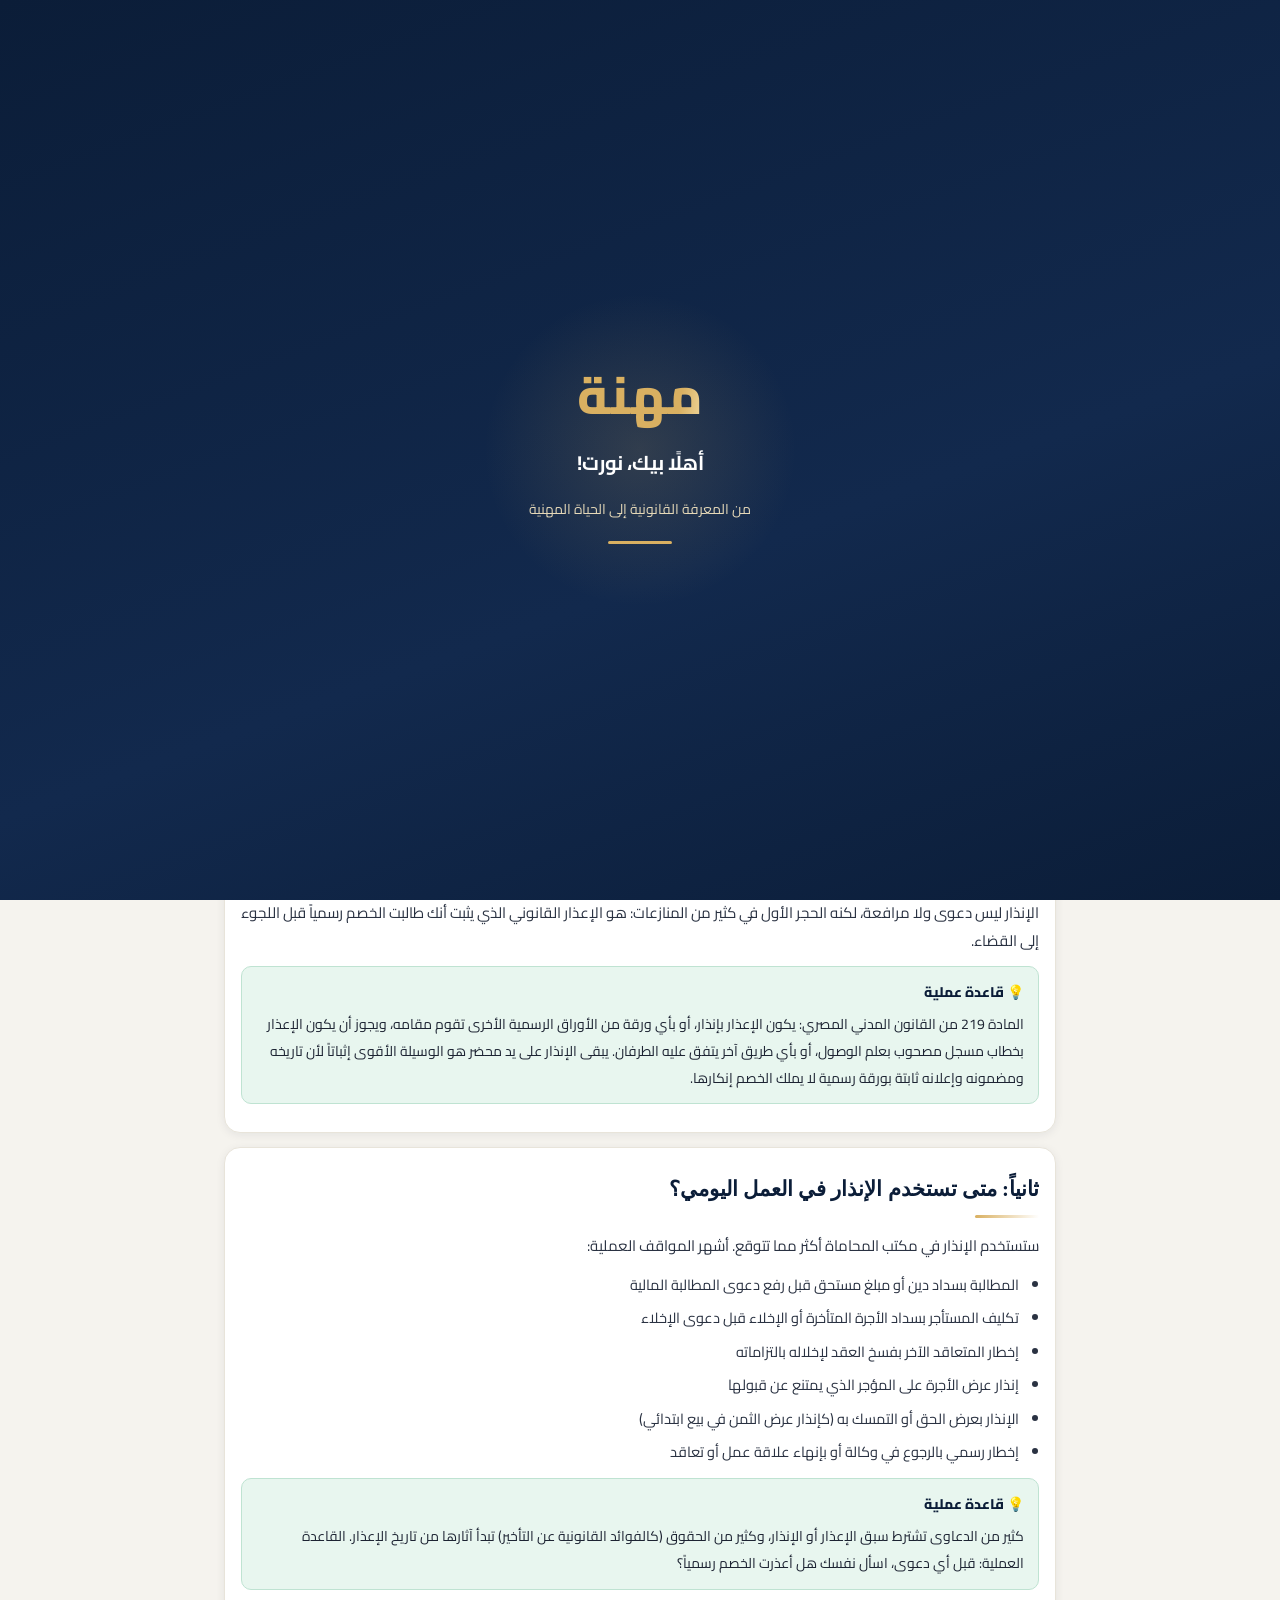
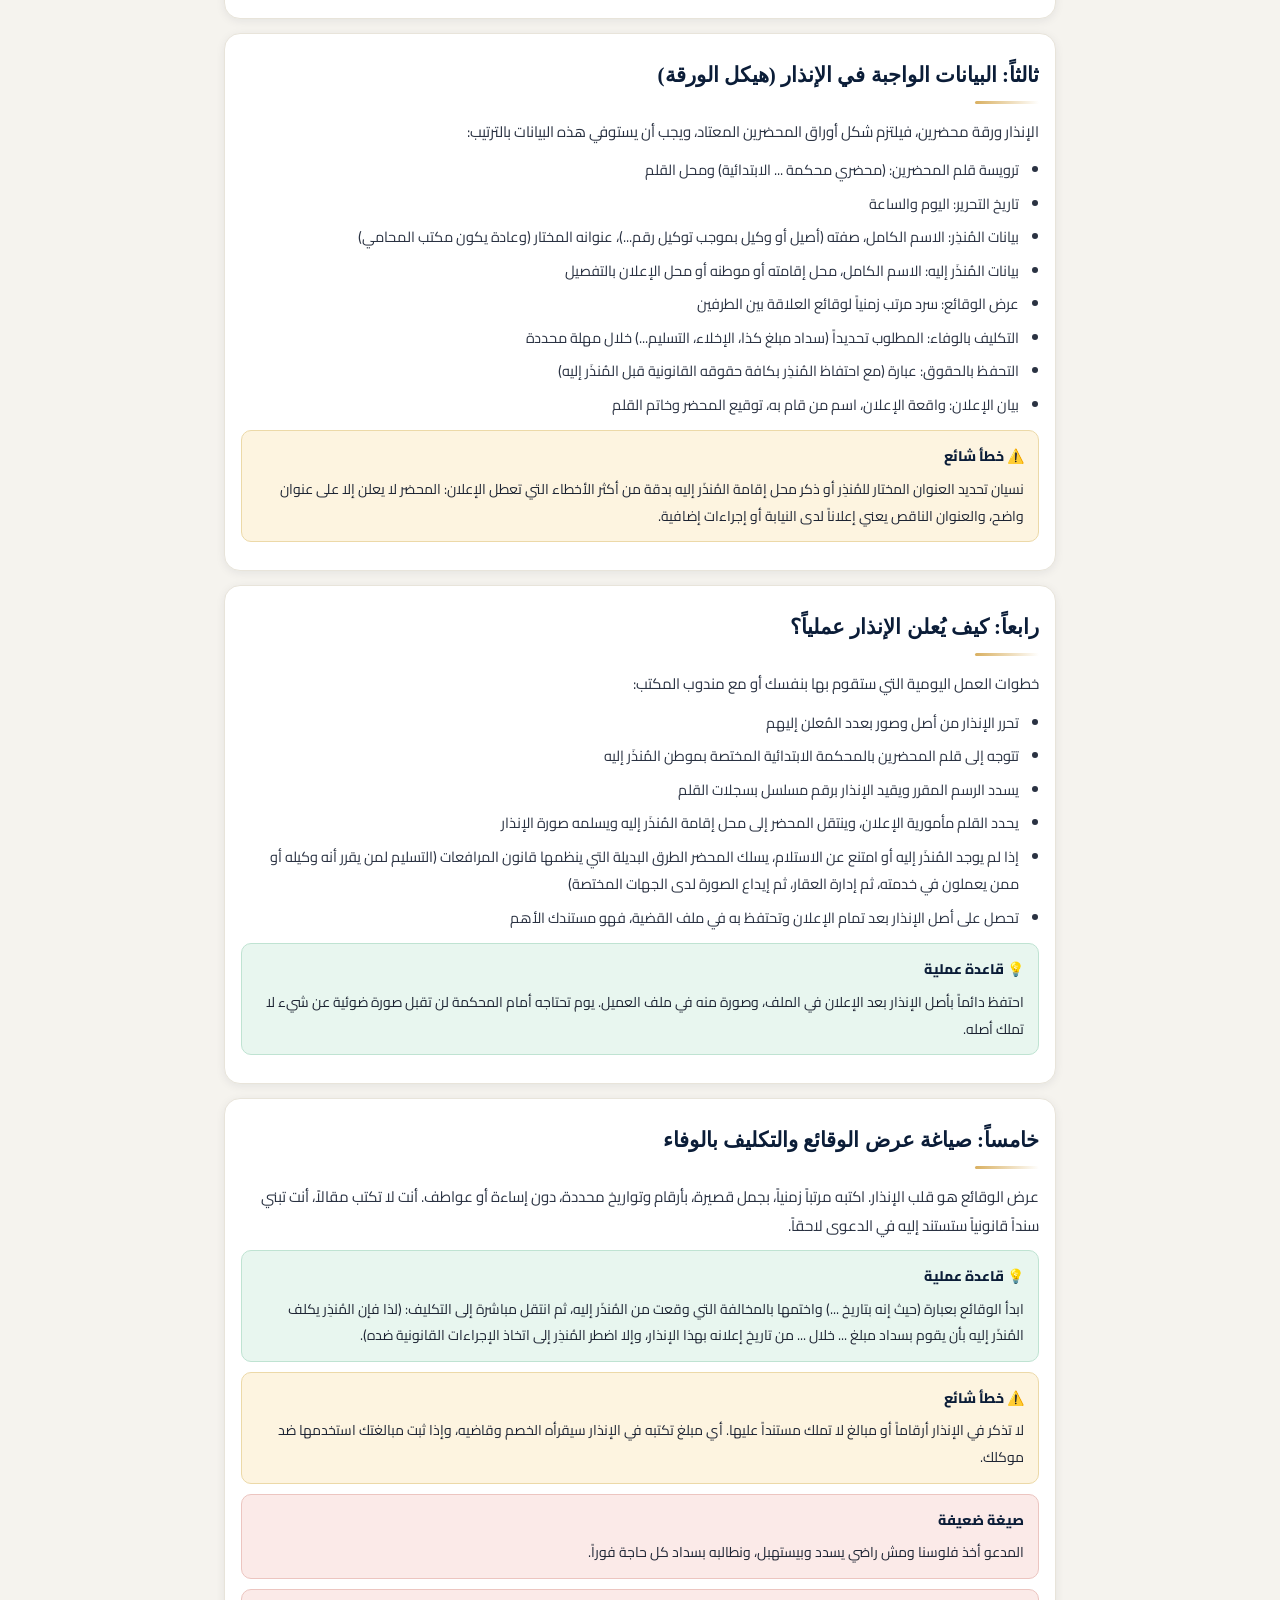
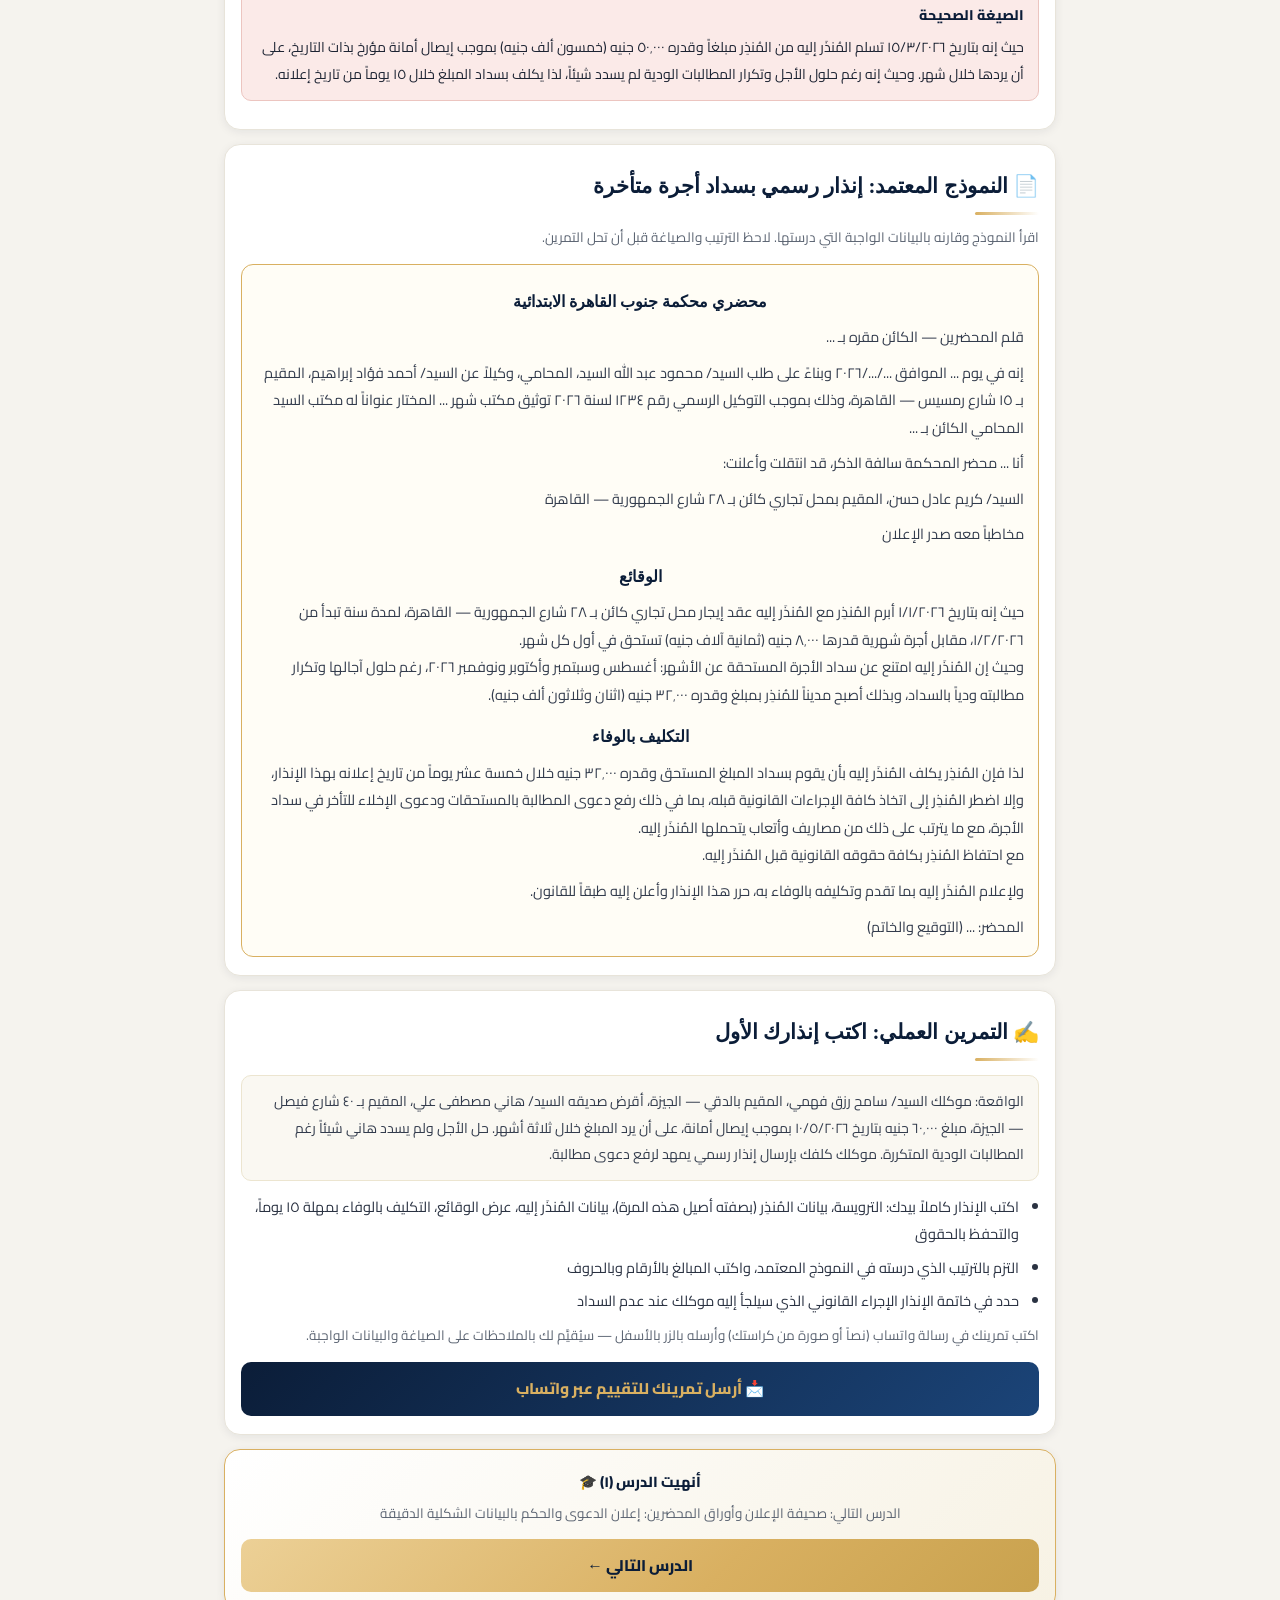
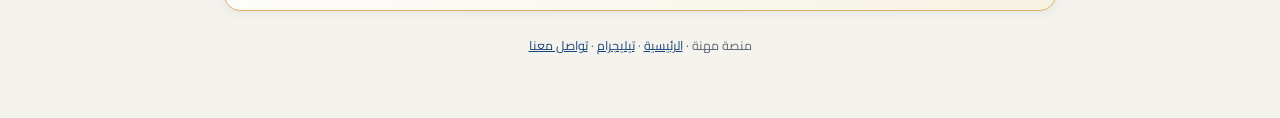
<file: lesson.html>
<!DOCTYPE html>
<html lang="ar" dir="rtl">
<head>
<meta charset="utf-8">
<meta name="viewport" content="width=device-width, initial-scale=1">
<title>درس تدريبي | منصة مهنة</title>
<meta name="description" content="برنامج مهنة للتدريب على الصياغة: تدريب عملي من الصفر على أعمال المحاماة — شرح مبسط، نموذج معتمد، وتمرين كتابة يُقيَّم.">
<link rel="preconnect" href="https://fonts.googleapis.com">
<link rel="preconnect" href="https://fonts.gstatic.com" crossorigin>
<link href="https://fonts.googleapis.com/css2?family=Cairo:wght@400;700;800&display=swap" rel="stylesheet">
<link rel="stylesheet" href="style.css?v=menu-2">
<link rel="icon" href="data:image/svg+xml,<svg xmlns='http://www.w3.org/2000/svg' viewBox='0 0 100 100'><rect width='100' height='100' rx='20' fill='%230B1D38'/><text x='50' y='68' font-size='52' text-anchor='middle' fill='%23D9B061' font-family='sans-serif' font-weight='bold'>م</text></svg>">
</head>
<body>
<div id="app"><div class="card">جاري تحميل الدرس…</div></div>
<script src="lesson.js"></script>
<script src="nav.js?v=menu-1"></script>
<script src="assistant.js"></script>
<script src="welcome.js?v=2"></script>
</body>
</html>
</file>
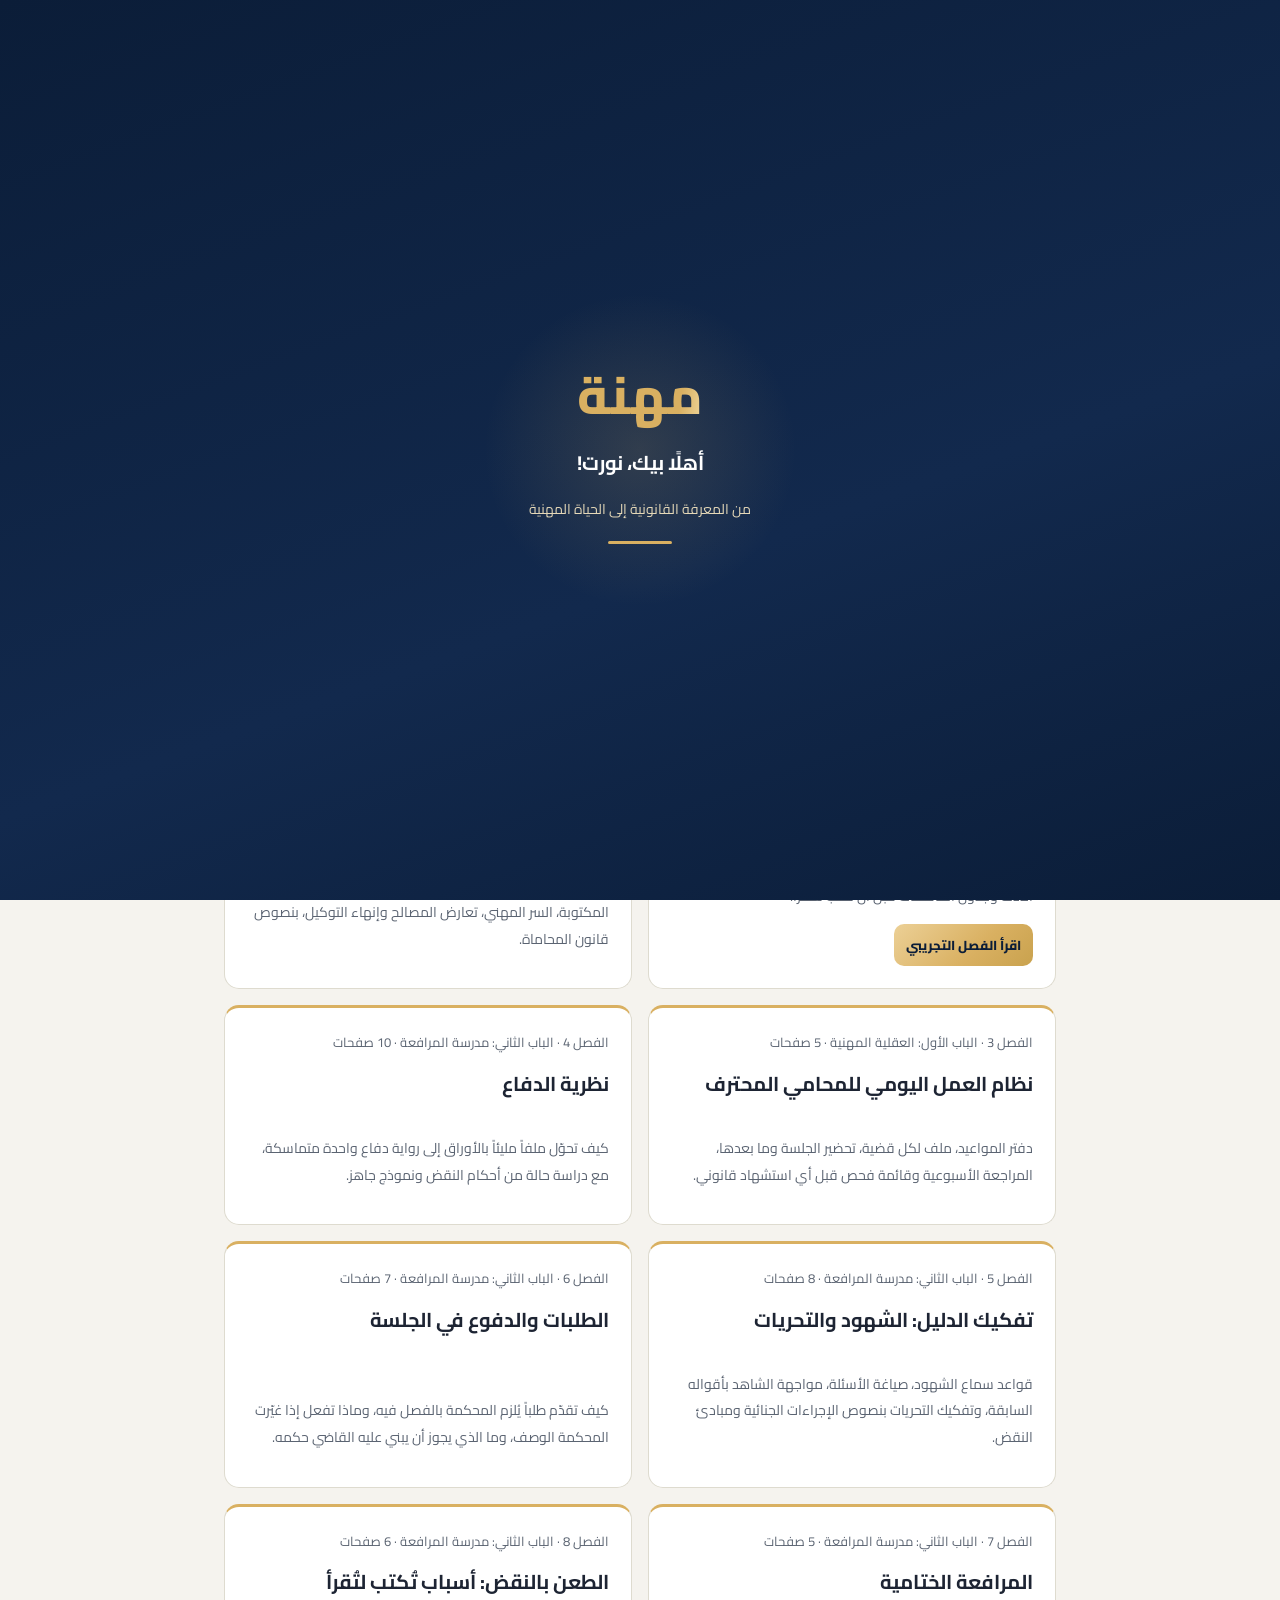
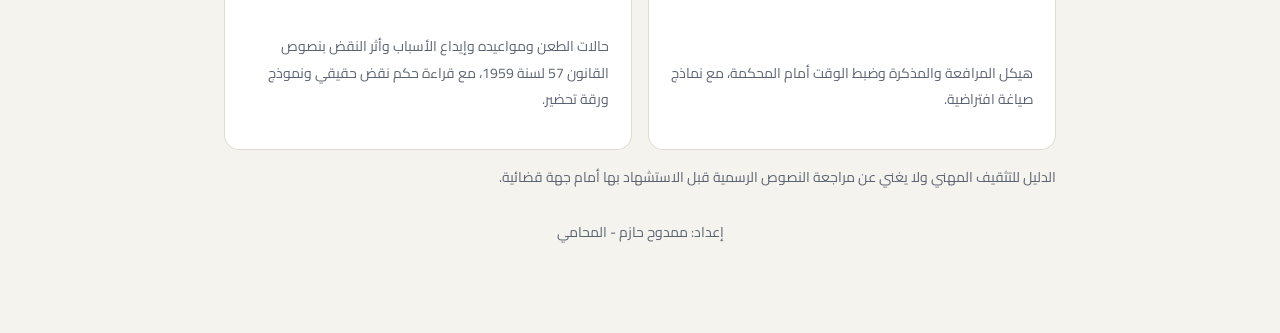
<file: pro.html>
<!DOCTYPE html>
<html lang="ar" dir="rtl">
<head>
<meta charset="utf-8">
<meta name="viewport" content="width=device-width, initial-scale=1">
<title>دليل المحامي المحترف | مهنة</title>
<meta name="description" content="منصة مهنة: اختبارات قانونية عملية تفاعلية وتدريب على الصياغة لطلاب وحديثي التخرج — من المعرفة القانونية إلى الحياة المهنية.">
<link rel="preconnect" href="https://fonts.googleapis.com">
<link rel="preconnect" href="https://fonts.gstatic.com" crossorigin>
<link href="https://fonts.googleapis.com/css2?family=Aref+Ruqaa:wght@400;700&family=Cairo:wght@400;700;800;900&display=swap" rel="stylesheet">
<link rel="stylesheet" href="style.css?v=menu-2">
<link rel="icon" href="data:image/svg+xml,<svg xmlns='http://www.w3.org/2000/svg' viewBox='0 0 100 100'>
<rect width='100' height='100' rx='20' fill='%230B1D38'/>
<text x='50' y='68' font-size='52' text-anchor='middle' fill='%23D9B061' font-family='sans-serif' font-weight='bold'>م</text>
</svg>">
<style>.guide-intro{background:linear-gradient(135deg,var(--navy),var(--navy2));color:white;padding:32px;border-radius:18px;margin:20px 0}.guide-intro h1{font-family:'Aref Ruqaa',serif;font-size:36px;margin:6px 0}.guide-intro p{color:#e6eaf0;margin:10px 0}.guide-intro .chip{color:var(--gold)}.guide-grid{display:grid;grid-template-columns:repeat(2,minmax(0,1fr));gap:16px}.guide-card{background:white;border:1px solid #dedbcf;border-top:3px solid var(--gold);border-radius:15px;padding:22px;display:flex;flex-direction:column}.guide-num{font-size:13px;color:var(--muted)}.guide-card h3{font-size:20px;line-height:1.7;margin:12px 0 20px;flex:1}.guide-actions{display:flex;gap:8px;flex-wrap:wrap}.guide-actions .btn{font-size:13px;padding:9px 12px}.guide-note{font-size:14px;color:var(--muted)}#read-area{scroll-margin-top:20px}#read-area iframe{width:100%;height:78vh;min-height:480px;border:1px solid #dedbcf;border-radius:12px;background:white}.reader-head{display:flex;align-items:center;justify-content:space-between;gap:12px;flex-wrap:wrap}.reader-head h2{font-size:20px}.guide-credit{text-align:center;color:var(--muted);font-size:14px;margin:28px 0}@media(max-width:600px){.guide-grid{grid-template-columns:1fr}.guide-intro{padding:24px}.guide-intro h1{font-size:30px}.guide-card{padding:18px}}</style>
</head>
<body>
<div id="app">
<header class="brand">
<span class="brand-home">مهنة</span>
<div class="brand-slogan">من المعرفة القانونية إلى الحياة المهنية</div>
</header>
<main>
<section class="guide-intro">
<div class="chip">مكتبة مهنة</div>
<h1>دليل المحامي المحترف</h1>
<p>للمحامي الذي تجاوز البدايات: قراءة الملف، بناء نظرية الدفاع، تفكيك الشهود والتحريات، الطلبات والمرافعة. كل نص تشريعي منقول بنصه ومعه رقم المادة، وكل مبدأ قضائي ببياناته، وما لم نتحقق منه لم نكتبه.</p>
<p>النسخة الكاملة (8 فصول): <strong>99 جنيه لفترة محدودة</strong>، وسيرتفع السعر عند إضافة مواد أقوى. الفصل الأول متاح للقراءة مجاناً كعينة.</p>
<div class="guide-actions" style="margin-top:14px"><a class="btn btn-gold" href="https://wa.me/201092861985?text=%D8%A7%D9%84%D8%B3%D9%84%D8%A7%D9%85%20%D8%B9%D9%84%D9%8A%D9%83%D9%85%D8%8C%20%D8%A3%D8%B1%D9%8A%D8%AF%20%D8%A7%D9%84%D8%AD%D8%B5%D9%88%D9%84%20%D8%B9%D9%84%D9%89%20%D8%A7%D9%84%D9%86%D8%B3%D8%AE%D8%A9%20%D8%A7%D9%84%D9%83%D8%A7%D9%85%D9%84%D8%A9%20%D9%85%D9%86%20%C2%AB%D8%AF%D9%84%D9%8A%D9%84%20%D8%A7%D9%84%D9%85%D8%AD%D8%A7%D9%85%D9%8A%20%D8%A7%D9%84%D9%85%D8%AD%D8%AA%D8%B1%D9%81%C2%BB%20%D9%85%D9%86%20%D9%85%D9%86%D8%B5%D8%A9%20%D9%85%D9%87%D9%86%D8%A9." target="_blank" rel="noopener">اطلب النسخة الكاملة</a></div>
</section>
<section aria-labelledby="pro-chapters">
<h2 class="sec-title" id="pro-chapters">فصول الدليل</h2>
<p class="guide-note">يصلك الدليل كاملاً بصيغتي بي دي إف وورد بعد الاشتراك.</p>
<div class="guide-grid">
<article class="guide-card"><span class="guide-num">الفصل 1 · الباب الأول: العقلية المهنية · 13 صفحة</span><h3>اقرأ الملف كما يقرؤه المحترفون</h3><p class="guide-note">منهج منظم لقراءة ملف القضية وبناء الخط الزمني وخريطة الأدلة وجدول التناقضات قبل أن تكتب سطراً.</p><div class="guide-actions"><a class="btn btn-gold" href="https://drive.google.com/file/d/1PrO7y7WUs4qiTgH0Oz-xSGHte01neasD/view" target="_blank" rel="noopener">اقرأ الفصل التجريبي</a></div></article>
<article class="guide-card"><span class="guide-num">الفصل 2 · الباب الأول: العقلية المهنية · 9 صفحات</span><h3>إدارة الموكل وأخلاقيات المهنة</h3><p class="guide-note">من أول مقابلة حتى تسليم الأوراق: حدود الوكالة، الأتعاب المكتوبة، السر المهني، تعارض المصالح وإنهاء التوكيل، بنصوص قانون المحاماة.</p><div class="guide-actions"></div></article>
<article class="guide-card"><span class="guide-num">الفصل 3 · الباب الأول: العقلية المهنية · 5 صفحات</span><h3>نظام العمل اليومي للمحامي المحترف</h3><p class="guide-note">دفتر المواعيد، ملف لكل قضية، تحضير الجلسة وما بعدها، المراجعة الأسبوعية وقائمة فحص قبل أي استشهاد قانوني.</p><div class="guide-actions"></div></article>
<article class="guide-card"><span class="guide-num">الفصل 4 · الباب الثاني: مدرسة المرافعة · 10 صفحات</span><h3>نظرية الدفاع</h3><p class="guide-note">كيف تحوّل ملفاً مليئاً بالأوراق إلى رواية دفاع واحدة متماسكة، مع دراسة حالة من أحكام النقض ونموذج جاهز.</p><div class="guide-actions"></div></article>
<article class="guide-card"><span class="guide-num">الفصل 5 · الباب الثاني: مدرسة المرافعة · 8 صفحات</span><h3>تفكيك الدليل: الشهود والتحريات</h3><p class="guide-note">قواعد سماع الشهود، صياغة الأسئلة، مواجهة الشاهد بأقواله السابقة، وتفكيك التحريات بنصوص الإجراءات الجنائية ومبادئ النقض.</p><div class="guide-actions"></div></article>
<article class="guide-card"><span class="guide-num">الفصل 6 · الباب الثاني: مدرسة المرافعة · 7 صفحات</span><h3>الطلبات والدفوع في الجلسة</h3><p class="guide-note">كيف تقدّم طلباً يُلزم المحكمة بالفصل فيه، وماذا تفعل إذا غيّرت المحكمة الوصف، وما الذي يجوز أن يبني عليه القاضي حكمه.</p><div class="guide-actions"></div></article>
<article class="guide-card"><span class="guide-num">الفصل 7 · الباب الثاني: مدرسة المرافعة · 5 صفحات</span><h3>المرافعة الختامية</h3><p class="guide-note">هيكل المرافعة والمذكرة وضبط الوقت أمام المحكمة، مع نماذج صياغة افتراضية.</p><div class="guide-actions"></div></article>
<article class="guide-card"><span class="guide-num">الفصل 8 · الباب الثاني: مدرسة المرافعة · 6 صفحات</span><h3>الطعن بالنقض: أسباب تُكتب لتُقرأ</h3><p class="guide-note">حالات الطعن ومواعيده وإيداع الأسباب وأثر النقض بنصوص القانون 57 لسنة 1959، مع قراءة حكم نقض حقيقي ونموذج ورقة تحضير.</p><div class="guide-actions"></div></article>
</div>
</section>
<p class="guide-note">الدليل للتثقيف المهني ولا يغني عن مراجعة النصوص الرسمية قبل الاستشهاد بها أمام جهة قضائية.</p>
<p class="guide-credit">إعداد: ممدوح حازم - المحامي</p>
</main>
</div>
<script src="nav.js?v=menu-1">
</script>
<script src="motion.js?v=m3"></script>
<script src="welcome.js?v=2"></script>
</body>
</html>
</file>
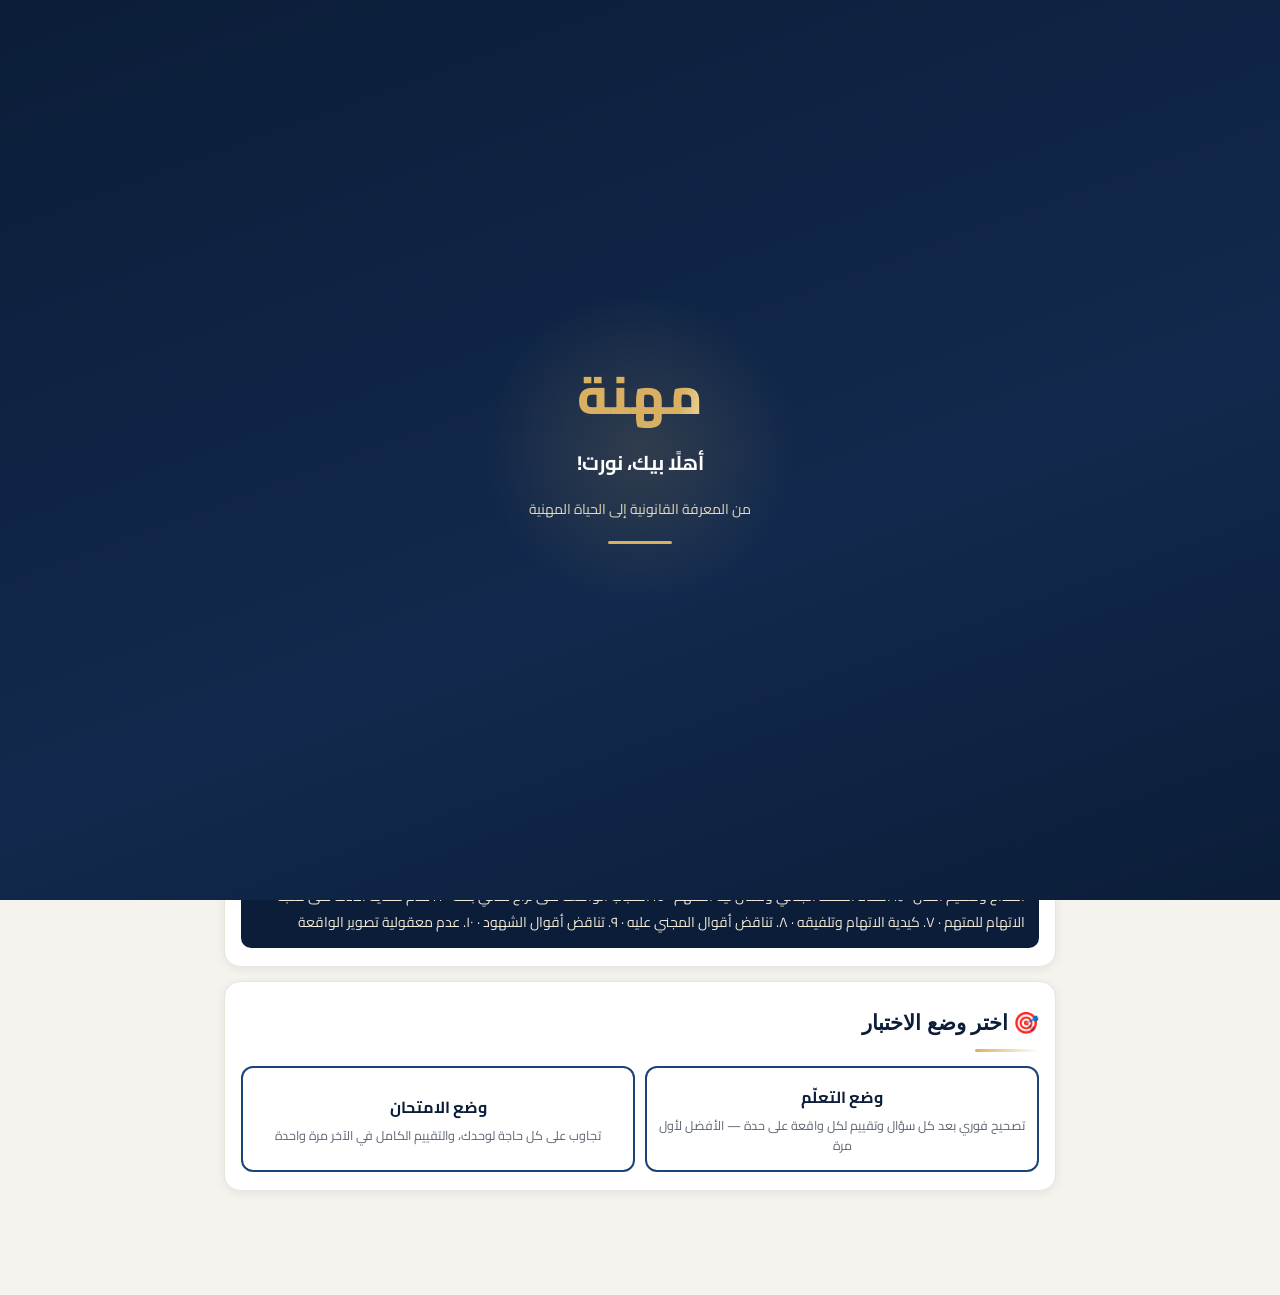
<file: test.html>
<!DOCTYPE html>
<html lang="ar" dir="rtl">
<head>
<meta charset="utf-8">
<meta name="viewport" content="width=device-width, initial-scale=1">
<title>اختبار تفاعلي | منصة مهنة</title>
<meta name="description" content="اختبارات مهنة العملية: طبّق على وقائع تخيلية، استخرج الدفوع الجنائية وصُغها، واحصل على تقييم فوري بالنموذج المعتمد.">
<link rel="preconnect" href="https://fonts.googleapis.com">
<link rel="preconnect" href="https://fonts.gstatic.com" crossorigin>
<link href="https://fonts.googleapis.com/css2?family=Cairo:wght@400;700;800&display=swap" rel="stylesheet">
<link rel="stylesheet" href="style.css?v=menu-2">
<link rel="icon" href="data:image/svg+xml,<svg xmlns='http://www.w3.org/2000/svg' viewBox='0 0 100 100'><rect width='100' height='100' rx='20' fill='%230B1D38'/><text x='50' y='68' font-size='52' text-anchor='middle' fill='%23D9B061' font-family='sans-serif' font-weight='bold'>م</text></svg>">
</head>
<body>
<div id="app"><div class="card">جاري تحميل الاختبار…</div></div>
<script src="engine.js?v=explanations-4"></script>
<script src="nav.js?v=menu-1"></script>
<script src="assistant.js"></script>
<script src="welcome.js?v=2"></script>
</body>
</html>
</file>
<file: style.css>
:root {
  --navy: #0B1D38;
  --navy2: #1B4478;
  --gold: #D9B061;
  --gold2: #c9a24e;
  --bg: #f5f3ee;
  --ink: #1d2433;
  --muted: #5b6472;
  --ok: #0f7b4d;
  --okbg: #e8f6ef;
  --bad: #b3382e;
  --badbg: #fbeae8;
  --warn: #9a6b12;
  --warnbg: #fdf4e0;
}
* { box-sizing: border-box; }
html { -webkit-text-size-adjust: 100%; }
body {
  margin: 0; padding: 0 0 60px;
  background: var(--bg); color: var(--ink);
  font-family: 'Cairo', 'Segoe UI', Tahoma, Arial, sans-serif;
  line-height: 1.9; font-size: 16px;
}
#app { max-width: 860px; margin: 0 auto; padding: 0 14px; }
a { color: var(--navy2); }
.brand {
  background: linear-gradient(135deg, var(--navy), var(--navy2));
  color: #fff; border-radius: 0 0 18px 18px;
  padding: 22px 18px 16px; margin: 0 -14px 16px; text-align: center;
}
.brand-home { color: var(--gold); font-size: 34px; font-weight: 800; text-decoration: none; letter-spacing: 1px; }
.brand-slogan { color: #e9eef6; font-size: 13.5px; margin-top: 2px; }
.card {
  background: #fff; border-radius: 14px; padding: 18px 16px; margin-bottom: 14px;
  box-shadow: 0 1px 4px rgba(11,29,56,.08); border: 1px solid #e8e4da;
}
.hero { text-align: center; border-top: 4px solid var(--gold); }
.hero h1 { color: var(--gold2); font-size: 17px; margin: 8px 0 2px; }
.hero h2 { color: var(--navy); font-size: 20px; margin: 4px 0 8px; line-height: 1.6; }
.hero .sub { color: var(--muted); font-size: 14px; margin: 0; }
.chip {
  display: inline-block; background: var(--navy); color: var(--gold);
  font-size: 12.5px; padding: 2px 14px; border-radius: 20px; font-weight: 700;
}
.sec-title { color: var(--navy); font-size: 17px; border-right: 4px solid var(--gold); padding-right: 10px; margin: 4px 0 12px; }
.resume-banner {
  background: var(--warnbg); border: 1px solid #ecd9a8; color: #6b5310;
  border-radius: 10px; padding: 10px 14px; margin-bottom: 14px; font-size: 14px;
}
.resume-banner button { background: none; border: 1px solid #c9b268; border-radius: 8px; padding: 2px 10px; font-family: inherit; cursor: pointer; color: #6b5310; }
.teach-item { border: 1px solid #e8e4da; border-radius: 10px; margin-bottom: 8px; background: #fcfbF8; }
.teach-item summary { cursor: pointer; padding: 10px 14px; font-weight: 700; color: var(--navy2); }
.teach-item p { padding: 0 14px 12px; margin: 0; font-size: 14.5px; color: #333c4d; }
.defense-map { background: var(--navy); color: #f0ead8; border-radius: 10px; padding: 12px 14px; font-size: 14px; margin-top: 10px; }
.defense-map b { color: var(--gold); }
.mode-row { display: grid; grid-template-columns: 1fr 1fr; gap: 10px; }
.mode-btn {
  border: 2px solid var(--navy2); background: #fff; border-radius: 12px;
  padding: 14px 10px; cursor: pointer; font-family: inherit; text-align: center;
}
.mode-btn b { display: block; color: var(--navy); font-size: 16px; margin-bottom: 4px; }
.mode-btn span { color: var(--muted); font-size: 12.5px; line-height: 1.6; display: block; }
.mode-btn:hover, .mode-btn:active { background: var(--navy); }
.mode-btn:hover b, .mode-btn:active b { color: var(--gold); }
.mode-btn:hover span, .mode-btn:active span { color: #dbe4f0; }
.q-card, .case-card { border-top: 1px dashed #ddd5c2; padding: 14px 0; }
.q-card:first-of-type, .case-card:first-of-type { border-top: none; }
.q-title { font-weight: 700; color: var(--navy); margin-bottom: 8px; font-size: 15px; }
.case-title { font-weight: 800; color: var(--navy2); font-size: 15.5px; margin-bottom: 8px; }
.case-brief { background: #faf8f2; border: 1px solid #ece5d0; border-radius: 10px; padding: 12px 14px; font-size: 14px; margin-bottom: 12px; color: #333c4d; }
.opts { display: flex; flex-direction: column; gap: 8px; margin-bottom: 6px; }
.opt {
  display: flex; gap: 10px; align-items: flex-start; background: #fcfbF8;
  border: 1.5px solid #e3ddcd; border-radius: 10px; padding: 10px 12px;
  cursor: pointer; font-size: 14.5px; line-height: 1.8;
}
.opt input { margin-top: 7px; accent-color: var(--navy2); transform: scale(1.15); flex-shrink: 0; }
.opt.picked { border-color: var(--navy2); background: #eef3fa; }
.opt.ok { border-color: var(--ok); background: var(--okbg); }
.opt.bad { border-color: var(--bad); background: var(--badbg); }
.draft {
  width: 100%; border: 1.5px solid #d8d2c0; border-radius: 10px; padding: 10px 12px;
  font-family: inherit; font-size: 14.5px; line-height: 1.9; resize: vertical;
  background: #fffdf8; margin-bottom: 8px;
}
.draft:focus { outline: 2px solid var(--gold); border-color: var(--gold); }
.btn {
  border: none; border-radius: 10px; padding: 12px 20px; font-family: inherit;
  font-size: 15.5px; font-weight: 800; cursor: pointer; text-decoration: none;
  display: inline-block; text-align: center;
}
.btn-primary { background: var(--navy); color: var(--gold); }
.btn-gold { background: var(--gold); color: var(--navy); }
.btn-ghost { background: #ece7da; color: var(--navy); }
.case-check { margin-top: 4px; font-size: 14px; padding: 9px 16px; }
.submit-wrap { text-align: center; margin: 18px 0; }
.submit-wrap .btn { min-width: 240px; font-size: 17px; }
.error-banner { display: none; background: var(--badbg); border: 1px solid #e6b6b0; color: var(--bad); border-radius: 10px; padding: 10px 14px; margin-top: 12px; font-size: 14px; text-align: right; }
.inline-feedback { margin-top: 8px; }
.fb-card { border-radius: 10px; padding: 12px 14px; margin: 10px 0; font-size: 14px; }
.fb-ok { background: var(--okbg); border: 1px solid #bfe3d2; }
.fb-bad { background: var(--badbg); border: 1px solid #ecc5c0; }
.fb-warn { background: var(--warnbg); border: 1px solid #ecd9a8; }
.fb-head { font-weight: 800; color: var(--navy); margin-bottom: 6px; }
.error-tag { color: var(--bad); margin: 6px 0; font-size: 13.5px; }
.fix-box { background: #fff; border: 1px solid #e0d9c6; border-radius: 8px; padding: 8px 10px; margin: 6px 0; color: #3a4356; font-size: 13.5px; }
.model-box { background: var(--navy); color: #eef2f8; border-radius: 8px; padding: 12px 14px; margin-top: 10px; font-size: 14px; }
.model-box b { color: var(--gold); }
.your-draft { background: #fff; border: 1px dashed #c9bfa4; border-radius: 8px; padding: 8px 10px; margin: 8px 0; font-size: 13.5px; color: #444; }
.final-badge { border-radius: 16px; padding: 22px 18px; text-align: center; color: #fff; margin-bottom: 14px; }
.final-badge h2 { margin: 0 0 6px; font-size: 22px; }
.final-badge p { margin: 4px 0; font-size: 14.5px; }
.final-badge.t1 { background: linear-gradient(135deg, #0B1D38, #1B4478); border: 2px solid var(--gold); }
.final-badge.t1 h2 { color: var(--gold); }
.final-badge.t2 { background: linear-gradient(135deg, #1B4478, #2f5f9e); }
.final-badge.t3 { background: linear-gradient(135deg, #8a6a1f, #D9B061); }
.final-badge.t4 { background: linear-gradient(135deg, #4a2320, #7c3a32); }
.share-card { border: 2px solid var(--gold); }
.share-text { background: #faf8f2; border-radius: 8px; padding: 10px 12px; font-size: 14px; color: #3a4356; }
.share-row { display: flex; gap: 8px; flex-wrap: wrap; }
.share-row .btn { font-size: 14px; padding: 10px 14px; flex: 1 1 auto; }
.progress-wrap { position: sticky; bottom: 10px; background: #fff; border: 1px solid #e0d9c6; border-radius: 12px; padding: 8px 12px; box-shadow: 0 2px 8px rgba(11,29,56,.12); z-index: 5; }
.progress-label { font-size: 12.5px; color: var(--muted); margin-bottom: 4px; }
.progress-bar { background: #ece7da; border-radius: 8px; height: 8px; overflow: hidden; }
.progress-fill { background: linear-gradient(90deg, var(--gold), var(--gold2)); height: 100%; width: 0; transition: width .3s; }
.signoff { text-align: center; color: var(--navy); font-size: 14.5px; background: linear-gradient(135deg, #fff, #f7f2e4); border: 1px solid var(--gold); }
.hint { color: var(--muted); font-size: 13.5px; margin-top: -4px; }
.test-list { display: flex; flex-direction: column; gap: 12px; }
.test-item { display: block; text-decoration: none; color: inherit; border: 1.5px solid #e3ddcd; border-radius: 12px; padding: 14px; background: #fff; }
.test-item .t-num { color: var(--gold2); font-weight: 800; font-size: 13px; }
.test-item .t-title { color: var(--navy); font-weight: 800; font-size: 16px; margin: 2px 0; }
.test-item .t-desc { color: var(--muted); font-size: 13.5px; }
.test-item.soon { opacity: .65; background: #faf8f2; }
.test-item .go { color: var(--gold2); font-weight: 800; font-size: 13px; }
.site-footer { text-align: center; color: var(--muted); font-size: 12.5px; margin-top: 22px; line-height: 2; }
.channel-row { display: flex; flex-direction: column; gap: 10px; margin-top: 12px; }
.channel-row .btn { display: block; }
.follow-row { margin-top: 14px; text-align: center; font-size: 14px; line-height: 2; }
.price-line { color: var(--navy); font-size: 15.5px; margin-top: 12px; }
.price-line b { color: var(--gold2); font-size: 18px; }
@media (max-width: 520px) {
  .mode-row { grid-template-columns: 1fr; }
  .hero h2 { font-size: 18px; }
  body { font-size: 15.5px; }
}
/* Lesson track */
.lesson-p { font-size: 15px; color: #2a3242; margin: 6px 0 10px; }
.lesson-list { margin: 6px 0 12px; padding-right: 20px; font-size: 14.5px; color: #2a3242; }
.lesson-list li { margin-bottom: 6px; }
.model-doc { background: #fffdf6; border: 1.5px solid var(--gold); border-radius: 12px; padding: 16px 14px; margin-top: 8px; }
.md-h { font-weight: 800; color: var(--navy); text-align: center; margin: 6px 0; font-size: 16px; }
.md-line { font-size: 14.5px; color: #333c4d; }
.md-gap { height: 8px; }
/* Site navigation: inline strip on desktop, animated hamburger panel on mobile */
.site-nav {
  position: sticky; top: 0; z-index: 40;
  background: linear-gradient(135deg, var(--navy), var(--navy2));
  border-bottom: 2px solid var(--gold);
  animation: nav-in .45s ease both;
}
@keyframes nav-in { from { opacity: 0; transform: translateY(-6px); } to { opacity: 1; transform: none; } }
.site-nav.nav-stuck { box-shadow: 0 8px 16px -8px rgba(11,29,56,.4); }

/* Desktop: inline link strip */
.nav-links {
  display: flex; gap: 4px; overflow-x: auto; padding: 0 10px;
  scrollbar-width: none; -webkit-overflow-scrolling: touch;
}
.nav-links::-webkit-scrollbar { display: none; }
.nav-links a {
  position: relative; flex: 0 0 auto; text-decoration: none; font-size: 13.5px; font-weight: 700;
  color: #dfe6f0; padding: 12px 13px 13px; white-space: nowrap;
  transition: color .25s ease;
}
.nav-links a::after {
  content: ""; position: absolute; right: 12px; left: 12px; bottom: 5px;
  height: 2px; border-radius: 2px; background: var(--gold);
  transform: scaleX(0); transition: transform .28s ease;
}
.nav-links a:hover, .nav-links a:active { color: var(--gold); }
.nav-links a:hover::after, .nav-links a:active::after { transform: scaleX(1); }
.nav-links a.nav-active { color: var(--gold); }
.nav-links a.nav-active::after { transform: scaleX(1); }

/* Mobile: bar with title + hamburger, then an animated drop-down panel */
.nav-bar { display: none; }
.nav-panel { display: none; }
@media (max-width: 760px) {
  .nav-links { display: none; }
  .nav-bar {
    display: flex; align-items: center; justify-content: space-between;
    padding: 3px 14px;
  }
  .nav-bar-title { color: var(--gold); font-weight: 800; font-size: 14px; letter-spacing: .2px; }
  .nav-toggle {
    display: flex; flex-direction: column; justify-content: center; align-items: center;
    gap: 5px; width: 44px; height: 40px; padding: 8px;
    background: none; border: 0; cursor: pointer;
  }
  .nav-toggle span {
    display: block; width: 22px; height: 2.5px; border-radius: 2px; background: var(--gold);
    transition: transform .3s ease, opacity .2s ease;
  }
  .site-nav.nav-open .nav-toggle span:nth-child(1) { transform: translateY(7.5px) rotate(45deg); }
  .site-nav.nav-open .nav-toggle span:nth-child(2) { opacity: 0; }
  .site-nav.nav-open .nav-toggle span:nth-child(3) { transform: translateY(-7.5px) rotate(-45deg); }
  .nav-panel {
    display: block; max-height: 0; overflow: hidden;
    transition: max-height .38s ease;
  }
  .site-nav.nav-open .nav-panel { max-height: 460px; }
  .nav-panel a {
    display: block; text-decoration: none; text-align: center;
    color: #eef2f8; font-size: 15px; font-weight: 700; padding: 13px 18px;
    border-top: 1px solid rgba(217,176,97,.22);
    opacity: 0; transform: translateY(-10px);
    transition: opacity .3s ease, transform .3s ease, color .2s ease, background-color .2s ease;
  }
  .nav-panel a:active { background-color: rgba(217,176,97,.12); color: var(--gold); }
  .nav-panel a.nav-active { color: var(--gold); }
  .site-nav.nav-open .nav-panel a { opacity: 1; transform: none; }
  .site-nav.nav-open .nav-panel a:nth-child(1) { transition-delay: .05s; }
  .site-nav.nav-open .nav-panel a:nth-child(2) { transition-delay: .10s; }
  .site-nav.nav-open .nav-panel a:nth-child(3) { transition-delay: .15s; }
  .site-nav.nav-open .nav-panel a:nth-child(4) { transition-delay: .20s; }
  .site-nav.nav-open .nav-panel a:nth-child(5) { transition-delay: .25s; }
  .site-nav.nav-open .nav-panel a:nth-child(6) { transition-delay: .30s; }
  .site-nav.nav-open .nav-panel a:nth-child(7) { transition-delay: .35s; }
}
@media (prefers-reduced-motion: reduce) {
  .site-nav { animation: none; }
  .nav-links a, .nav-links a::after, .nav-panel, .nav-panel a, .nav-toggle span { transition: none; }
}

/* Assistant widget */
#mihna-assistant { position: fixed; left: 14px; bottom: 14px; z-index: 50; font-family: inherit; }
#ma-fab {
  width: 56px; height: 56px; border-radius: 50%; border: 2px solid var(--gold);
  background: linear-gradient(135deg, var(--navy), var(--navy2));
  cursor: pointer; box-shadow: 0 3px 10px rgba(11,29,56,.35);
  display: flex; align-items: center; justify-content: center; padding: 0;
}
#ma-fab-logo { width: 34px; height: auto; display: block; }
#ma-hint {
  position: absolute; left: 0; bottom: 66px; width: 210px;
  background: #fff; border: 1.5px solid var(--gold); border-radius: 12px 12px 12px 4px;
  color: var(--navy); font-size: 13px; font-weight: 700; line-height: 1.8;
  padding: 9px 30px 9px 12px; box-shadow: 0 4px 14px rgba(11,29,56,.18);
  opacity: 0; transform: translateY(6px); pointer-events: none;
  transition: opacity .35s ease, transform .35s ease;
}
#ma-hint.show { opacity: 1; transform: none; pointer-events: auto; }
#ma-hint-close {
  position: absolute; top: 4px; left: 6px; background: none; border: none;
  color: var(--muted); font-size: 11px; cursor: pointer; padding: 2px 4px; line-height: 1;
}
@media (prefers-reduced-motion: reduce) { #ma-hint { transition: none; } }
#ma-panel {
  position: absolute; left: 0; bottom: 66px; width: 320px; max-width: calc(100vw - 28px);
  background: #fff; border: 1.5px solid var(--gold); border-radius: 14px; overflow: hidden;
  box-shadow: 0 6px 24px rgba(11,29,56,.28); display: flex; flex-direction: column;
}
#ma-panel[hidden] { display: none; }
#ma-head {
  background: linear-gradient(135deg, var(--navy), var(--navy2)); color: var(--gold);
  font-weight: 800; font-size: 15px; padding: 10px 12px; display: flex; justify-content: space-between; align-items: center;
}
#ma-close { background: none; border: none; color: #fff; font-size: 16px; cursor: pointer; }
#ma-msgs { padding: 10px; height: 260px; overflow-y: auto; display: flex; flex-direction: column; gap: 8px; background: #faf8f2; }
.ma-msg { max-width: 88%; border-radius: 12px; padding: 8px 11px; font-size: 13.5px; line-height: 1.8; }
.ma-bot { background: #fff; border: 1px solid #e3ddcd; color: var(--ink); align-self: flex-start; }
.ma-user { background: var(--navy); color: #fff; align-self: flex-end; }
.ma-link { display: block; margin-top: 6px; background: var(--gold); color: var(--navy) !important; font-weight: 800; text-decoration: none; text-align: center; border-radius: 8px; padding: 6px 8px; font-size: 13px; }
#ma-chips { display: flex; gap: 6px; padding: 8px 10px; overflow-x: auto; border-top: 1px solid #eee6d2; }
.ma-chip { flex: 0 0 auto; border: 1px solid var(--gold); background: #fff; color: var(--navy); border-radius: 16px; padding: 4px 10px; font-size: 12px; font-family: inherit; cursor: pointer; }
#ma-form { display: flex; gap: 6px; padding: 8px 10px; border-top: 1px solid #eee6d2; background: #fff; }
#ma-input { flex: 1; border: 1.5px solid #d8d2c0; border-radius: 10px; padding: 8px 10px; font-family: inherit; font-size: 13.5px; }
#ma-send { border: none; border-radius: 10px; background: var(--navy); color: var(--gold); font-family: inherit; font-weight: 800; padding: 8px 14px; cursor: pointer; }

/* ===== Mihna "alive" upgrade (motion + interactivity) ===== */
html { scroll-behavior: smooth; }

/* Gold scroll progress bar */
#scroll-progress { position: fixed; top: 0; right: 0; height: 3px; width: 0;
  background: linear-gradient(90deg, var(--gold2), var(--gold)); z-index: 100;
  border-radius: 0 0 0 3px; transition: width .1s linear; }

/* Sticky nav gets a floating shadow once scrolled (sticky rules live with the nav block) */

/* Scroll reveal */
.reveal { opacity: 0; transform: translateY(26px); transition: opacity .7s ease, transform .7s ease; }
.reveal.reveal-in { opacity: 1; transform: none; }

/* Hero: floating gold dots + shimmering chip */
.hero { position: relative; overflow: hidden; }
.hero-bg { position: absolute; inset: 0; pointer-events: none; }
.hero-bg span { position: absolute; width: 8px; height: 8px; border-radius: 50%;
  background: radial-gradient(circle, rgba(217,176,97,.55), rgba(217,176,97,0));
  animation: floaty 7s ease-in-out infinite; }
.hero-bg span:nth-child(1) { top: 15%; right: 8%; animation-delay: 0s; }
.hero-bg span:nth-child(2) { top: 60%; right: 15%; animation-delay: 1.2s; width: 5px; height: 5px; }
.hero-bg span:nth-child(3) { top: 25%; left: 10%; animation-delay: 2.4s; width: 6px; height: 6px; }
.hero-bg span:nth-child(4) { top: 70%; left: 6%; animation-delay: 3.1s; }
.hero-bg span:nth-child(5) { top: 45%; right: 45%; animation-delay: 4s; width: 4px; height: 4px; }
.hero-bg span:nth-child(6) { top: 85%; right: 55%; animation-delay: 5s; width: 6px; height: 6px; }
@keyframes floaty { 0%,100% { transform: translateY(0) scale(1); opacity:.5; } 50% { transform: translateY(-16px) scale(1.25); opacity:1; } }
.chip-shine { position: relative; overflow: hidden; }
.chip-shine::after { content: ''; position: absolute; top: 0; bottom: 0; width: 40%;
  right: -60%; background: linear-gradient(105deg, transparent, rgba(255,255,255,.35), transparent);
  animation: shine 3.2s ease-in-out infinite; }
@keyframes shine { 0% { right: -60%; } 60%,100% { right: 130%; } }

/* Rotating word line */
.rot-line { color: var(--navy2); font-weight: 700; font-size: 15px; margin: 2px 0 6px; min-height: 1.9em; }
#rot-word { color: var(--gold2); font-weight: 800; display: inline-block; }
#rot-word.rot-swap { animation: rotSwap .45s ease; }
@keyframes rotSwap { 0% { opacity: 0; transform: translateY(10px); } 100% { opacity: 1; transform: none; } }
.rot-caret { display: inline-block; width: 2px; height: 1em; background: var(--gold);
  margin-right: 3px; vertical-align: -2px; animation: blink 1s step-end infinite; }
@keyframes blink { 50% { opacity: 0; } }

/* Hero CTA row */
.hero-cta { display: flex; gap: 10px; justify-content: center; margin-top: 14px; flex-wrap: wrap; }
.hero-cta .btn { font-size: 14.5px; padding: 10px 18px; }

/* Buttons & cards micro-interactions */
.btn { transition: transform .18s ease, box-shadow .18s ease, filter .18s ease; }
.btn:hover { transform: translateY(-2px); box-shadow: 0 8px 18px rgba(217,176,97,.38), 0 4px 12px rgba(11,29,56,.18); filter: brightness(1.05); }
.btn:active { transform: translateY(0) scale(.98); }
.test-item { transition: transform .22s ease, box-shadow .22s ease, border-color .22s ease; }
.test-item:hover { transform: translateY(-4px); border-color: var(--gold);
  box-shadow: 0 10px 24px rgba(217,176,97,.3), 0 6px 14px rgba(11,29,56,.12); }
.test-item:hover .go { color: var(--navy); }
.test-item .go { transition: color .2s ease, transform .2s ease; display: inline-block; }
.test-item:hover .go { transform: translateX(-5px); }
.cert-item { transition: transform .25s ease, box-shadow .25s ease; }
.cert-item:hover { transform: translateY(-4px) scale(1.02); box-shadow: 0 12px 26px rgba(11,29,56,.16); }
.cert-item img { border-radius: 8px; }

/* Stats band */
.stats-band { display: grid; grid-template-columns: repeat(4, 1fr); gap: 8px;
  background: linear-gradient(135deg, var(--navy), var(--navy2)); border-radius: 14px;
  padding: 16px 10px; margin-bottom: 14px; border: 1px solid var(--gold); }
.stat { text-align: center; color: #e9eef6; }
.stat b { display: block; color: var(--gold); font-size: 26px; font-weight: 800; line-height: 1.3;
  transition: transform .3s ease; }
.stat b.pop { animation: pop .4s ease; }
@keyframes pop { 0% { transform: scale(.6); } 60% { transform: scale(1.18); } 100% { transform: scale(1); } }
.stat span { font-size: 12px; color: #cdd8e6; }

/* How-it-works steps */
.steps { display: flex; align-items: stretch; gap: 8px; }
.step { flex: 1; background: #faf8f2; border: 1.5px solid #e8e2d0; border-radius: 12px;
  padding: 12px 10px; text-align: center; transition: transform .2s ease, border-color .2s ease; }
.step:hover { transform: translateY(-3px); border-color: var(--gold); }
.step-n { width: 34px; height: 34px; margin: 0 auto 8px; border-radius: 50%;
  background: linear-gradient(135deg, var(--navy), var(--navy2)); color: var(--gold);
  font-weight: 800; font-size: 17px; display: flex; align-items: center; justify-content: center;
  box-shadow: 0 3px 8px rgba(11,29,56,.3); }
.step b { color: var(--navy); font-size: 14.5px; display: block; margin-bottom: 4px; }
.step p { color: var(--muted); font-size: 12.5px; margin: 0; line-height: 1.7; }
.step-arrow { align-self: center; color: var(--gold2); font-size: 22px; font-weight: 800; flex: 0 0 auto; }

/* Try-a-question widget */
.try-opt { font-family: inherit; text-align: right; width: 100%; }
#try .opt { transition: all .2s ease; }
#try .opt:not(.locked):hover { border-color: var(--navy2); transform: translateX(-3px); }
#try-fb .fb-card { animation: fbIn .4s ease; }
@keyframes fbIn { 0% { opacity: 0; transform: translateY(8px); } 100% { opacity: 1; transform: none; } }

/* FAQ accordion */
.faq-item { border: 1px solid #e8e2d0; border-radius: 10px; margin-bottom: 8px; background: #fcfbF8; overflow: hidden; }
.faq-item summary { cursor: pointer; padding: 11px 14px; font-weight: 700; color: var(--navy2);
  font-size: 14.5px; list-style: none; position: relative; transition: color .2s ease; }
.faq-item summary::before { content: '＋'; position: absolute; left: 14px; color: var(--gold2);
  font-weight: 800; transition: transform .25s ease; }
.faq-item[open] summary { color: var(--navy); }
.faq-item[open] summary::before { transform: rotate(45deg); }
.faq-item summary::-webkit-details-marker { display: none; }
.faq-item p { padding: 0 14px 12px; margin: 0; font-size: 14px; color: #333c4d; line-height: 1.9; }

/* Back to top */
#to-top { position: fixed; bottom: 16px; right: 16px; z-index: 45; width: 44px; height: 44px;
  border-radius: 50%; border: 2px solid var(--gold); background: var(--navy); color: var(--gold);
  font-size: 19px; cursor: pointer; box-shadow: 0 4px 12px rgba(11,29,56,.3);
  opacity: 0; pointer-events: none; transform: translateY(12px); transition: all .3s ease; }
#to-top.show { opacity: 1; pointer-events: auto; transform: none; }
#to-top:hover { background: var(--navy2); }

@media (max-width: 520px) {
  .steps { flex-direction: column; }
  .step-arrow { transform: rotate(-90deg); }
  .stats-band { grid-template-columns: repeat(2, 1fr); }
  .stat b { font-size: 22px; }
}
@media (prefers-reduced-motion: reduce) {
  html { scroll-behavior: auto; }
  .reveal { opacity: 1; transform: none; transition: none; }
  .hero-bg span, .chip-shine::after, .rot-caret { animation: none; }
  .btn, .test-item, .step, .cert-item { transition: none; }
}

/* Prevent layout shift while lazy cert images load (1600x1131) */
.cert-item img { width: 100%; height: auto; aspect-ratio: 1600 / 1131; display: block; }

/* ===== Typography & polish pass (Aref Ruqaa display + Cairo 900) ===== */
:root { --gold-light: #ecd096; }
.brand-home { font-family: 'Cairo', sans-serif; font-size: 44px; line-height: 1.5;
  background: linear-gradient(135deg, var(--gold-light), var(--gold) 55%, var(--gold2));
  -webkit-background-clip: text; background-clip: text; -webkit-text-fill-color: transparent; }
.brand { background:
  radial-gradient(ellipse at 85% -30%, rgba(217,176,97,.22), transparent 55%),
  linear-gradient(135deg, var(--navy), var(--navy2)); }
.brand-slogan { font-size: 14px; color: #dfe7f2; }

.hero h2 { font-family: 'Aref Ruqaa', serif; font-size: 27px; line-height: 1.75; }
.sec-title { font-family: 'Aref Ruqaa', serif; font-size: 21px; border-right: none; padding-right: 0;
  position: relative; padding-bottom: 8px; margin-bottom: 14px; }
.sec-title::after { content: ''; position: absolute; bottom: 0; right: 0; width: 64px; height: 3px;
  border-radius: 3px; background: linear-gradient(90deg, var(--gold), transparent); }

.card { border-radius: 16px; box-shadow: 0 2px 10px rgba(11,29,56,.07); }
.test-item .t-title { font-weight: 800; }
.test-item .t-num { letter-spacing: .2px; }

.btn-gold { background: linear-gradient(135deg, var(--gold-light), var(--gold) 60%, var(--gold2)); }
.btn-primary { background: linear-gradient(135deg, var(--navy), var(--navy2)); }

.stat b { font-weight: 900; font-size: 28px; }
.stats-band { box-shadow: 0 4px 14px rgba(11,29,56,.22); }
.step-n { font-family: 'Aref Ruqaa', serif; font-size: 19px; }
.faq-item summary { font-weight: 800; }
.price-line b { font-weight: 900; }
.site-nav a { font-weight: 800; }
#ma-head { font-family: 'Aref Ruqaa', serif; font-size: 16px; }
.final-badge h2, .md-h { font-family: 'Aref Ruqaa', serif; }
.hero .chip { letter-spacing: .3px; }

@media (max-width: 520px) {
  .brand-home { font-size: 36px; }
  .hero h2 { font-size: 22px; }
  .sec-title { font-size: 19px; }
}
.brand-home { display: inline-block; line-height: 1.9; padding-top: 4px; }
.brand { padding-top: 16px; }

/* ===== Lively list items: staggered scroll-reveal + tactile feedback ===== */
.test-item { transition: transform .25s ease, box-shadow .25s ease, border-color .25s ease, opacity .55s ease; }
.test-item.rv { opacity: 0; transform: translateY(18px); }
.test-item.rv.rv-in { opacity: 1; transform: none; }
.test-item:hover { transform: translateY(-3px); box-shadow: 0 10px 24px rgba(11,29,56,.13); border-color: var(--gold); }
.test-item:active { transform: translateY(-1px) scale(.985); box-shadow: 0 4px 12px rgba(11,29,56,.10); }
.test-item .go { display: inline-block; transition: transform .25s ease, color .25s ease; }
.test-item:hover .go { transform: translateX(-5px); color: var(--gold2); }
@media (prefers-reduced-motion: reduce) {
  .test-item, .test-item .go { transition: none; }
  .test-item.rv { opacity: 1; transform: none; }
}

/* ===== Site-wide life: page fade-in + card hover lift with soft gold shadow ===== */
@keyframes page-in { from { opacity: 0; } to { opacity: 1; } }
body { animation: page-in .35s ease; }
.card, .faq-item, .guide-card, .law-card { transition: transform .25s ease, box-shadow .25s ease; }
.card:hover, .faq-item:hover, .guide-card:hover, .law-card:hover {
  transform: translateY(-4px);
  box-shadow: 0 12px 26px rgba(217,176,97,.32), 0 5px 14px rgba(11,29,56,.12);
}
@media (prefers-reduced-motion: reduce) {
  body { animation: none; }
  .card, .faq-item, .guide-card, .law-card { transition: none; }
  .card:hover, .faq-item:hover, .guide-card:hover, .law-card:hover { transform: none; box-shadow: none; }
}

/* ===== Icon-card section menu: auto-scrolling icon cards (Mehna identity) ===== */
.icon-menu {
  direction: ltr; /* keep the marquee track left-anchored inside the RTL page */
  overflow: hidden; margin: 14px 0; padding: 12px 0 14px;
  background: linear-gradient(135deg, var(--navy), var(--navy2));
  border: 1px solid rgba(217,176,97,.45); border-radius: 16px;
  box-shadow: 0 8px 20px rgba(11,29,56,.14);
}
.icon-menu-title {
  direction: rtl;
  margin: 0 0 10px; text-align: center;
  color: var(--gold); font-weight: 800; font-size: 15px;
}
.icon-menu-track {
  display: flex; gap: 14px; width: max-content; direction: ltr;
  animation: icon-scroll 32s linear infinite;
}
.icon-menu:hover .icon-menu-track, .icon-menu:focus-within .icon-menu-track { animation-play-state: paused; }
@keyframes icon-scroll { from { transform: translateX(0); } to { transform: translateX(-50%); } }
.icon-card {
  direction: rtl; display: flex; flex-direction: column; align-items: center; gap: 8px;
  flex: 0 0 auto; width: 108px; padding: 12px 8px 10px; text-decoration: none;
  background: rgba(255,255,255,.97); border: 1px solid rgba(217,176,97,.55); border-radius: 14px;
  transition: transform .25s ease, box-shadow .25s ease, border-color .25s ease;
}
.icon-card:hover, .icon-card:focus-visible {
  transform: translateY(-5px); border-color: var(--gold);
  box-shadow: 0 10px 22px rgba(217,176,97,.35), 0 4px 10px rgba(11,29,56,.25);
}
.icon-badge {
  width: 52px; height: 52px; border-radius: 50%;
  background: linear-gradient(135deg, var(--navy), var(--navy2));
  border: 2px solid var(--gold);
  display: flex; align-items: center; justify-content: center;
}
.icon-badge svg {
  width: 26px; height: 26px; fill: none; stroke: var(--gold);
  stroke-width: 1.8; stroke-linecap: round; stroke-linejoin: round;
}
.icon-label { font-size: 12.5px; font-weight: 700; color: var(--navy); text-align: center; line-height: 1.5; }
@media (prefers-reduced-motion: reduce) {
  .icon-menu { overflow-x: auto; }
  .icon-menu-track { animation: none; }
  .icon-card { transition: none; }
}
</file>
